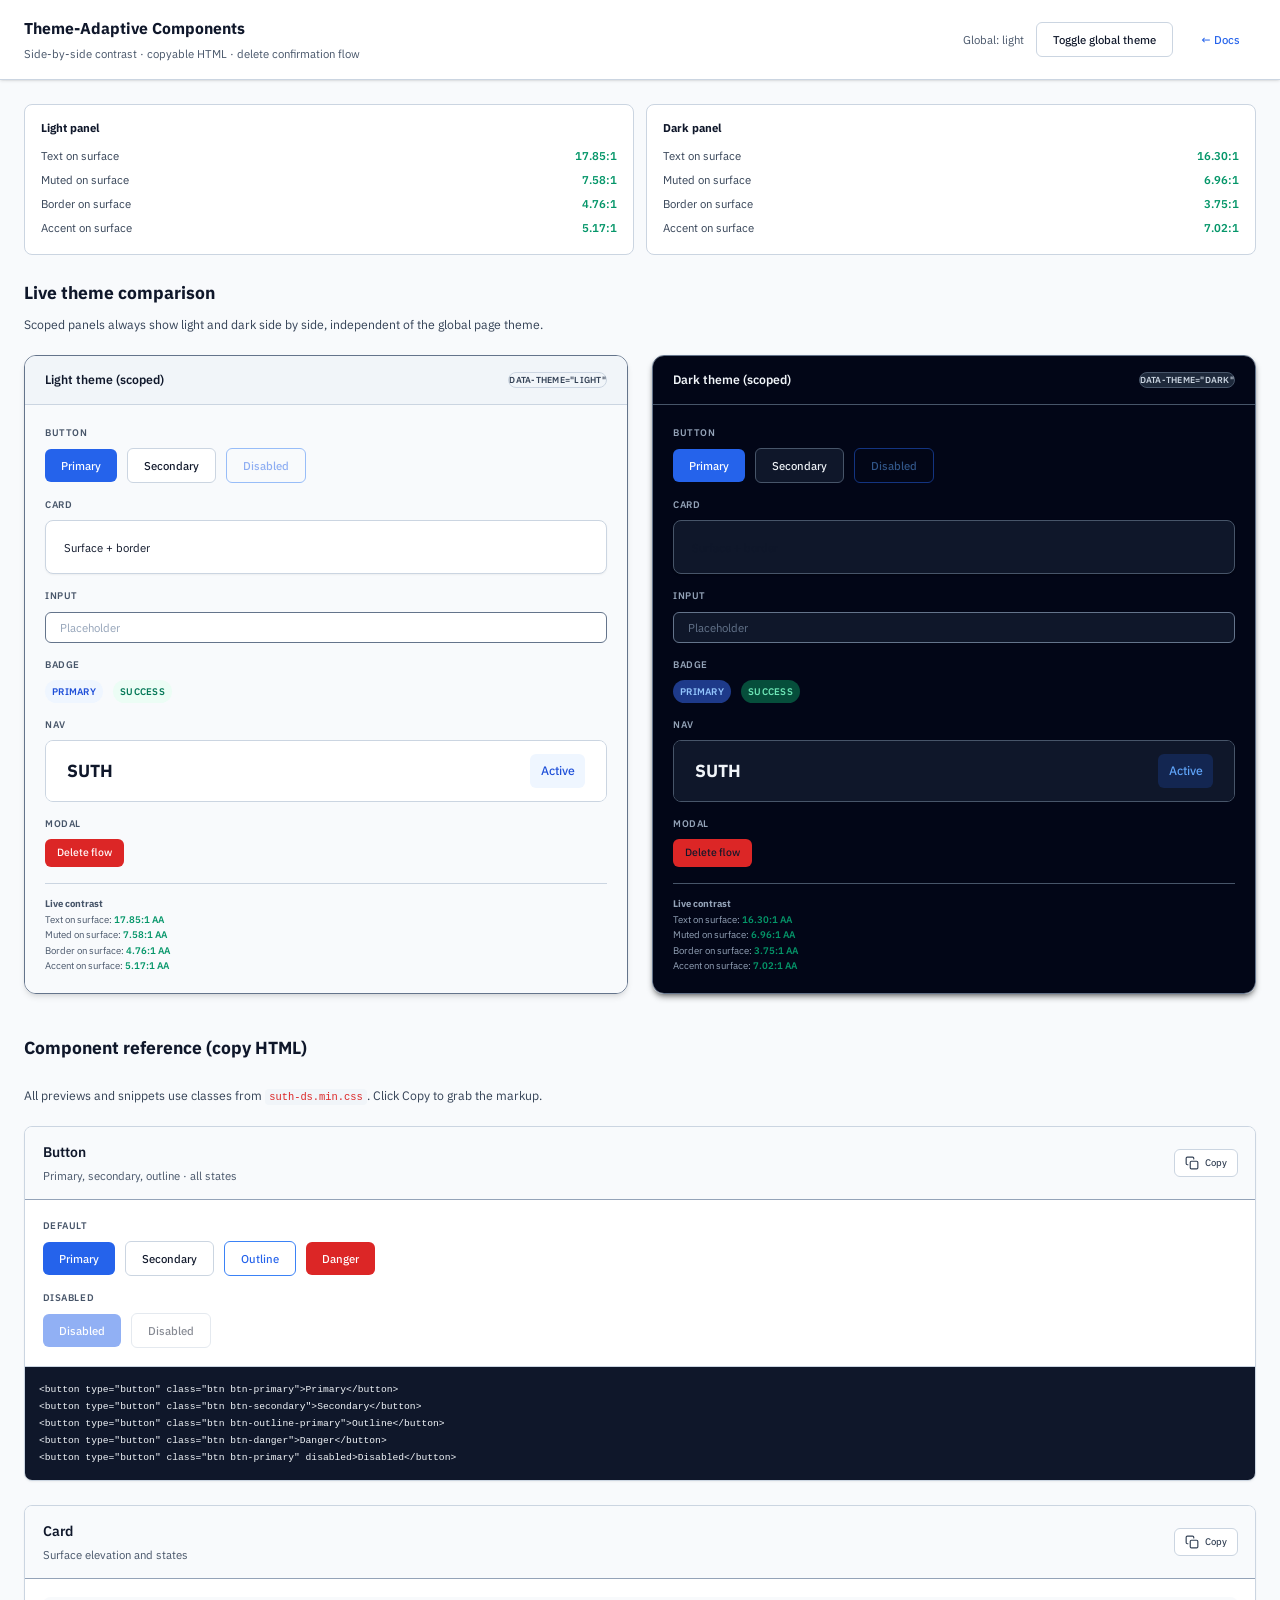
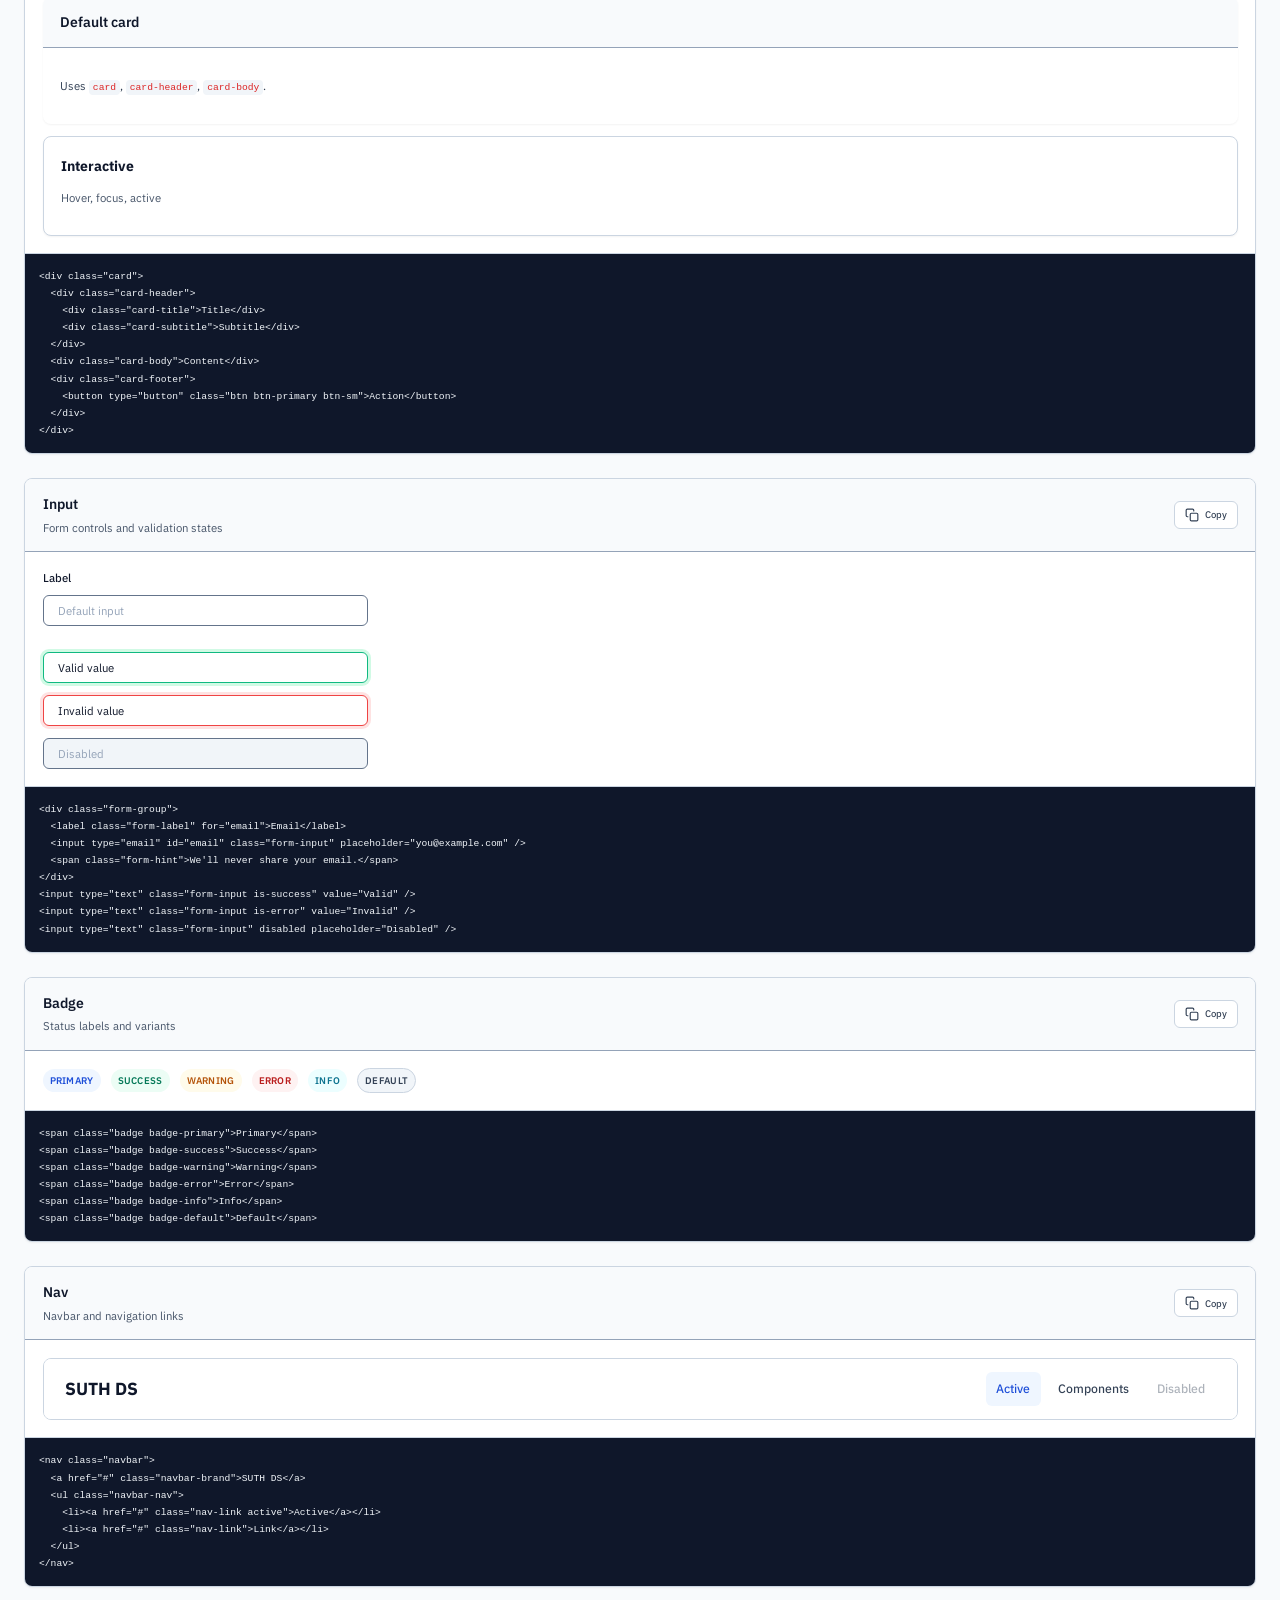
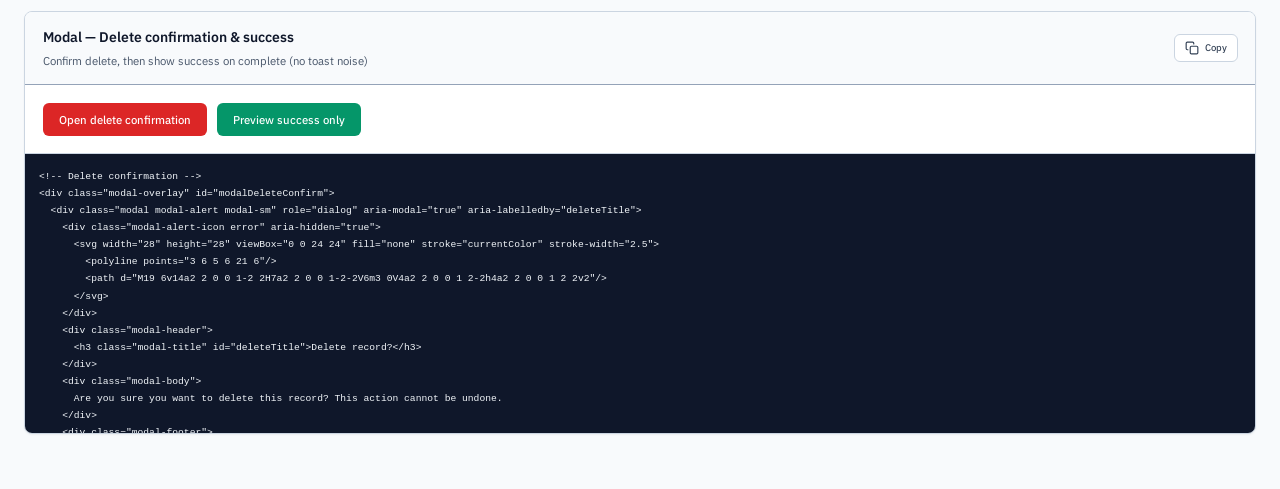
<file: components.html>
<!DOCTYPE html>
<html lang="en">
  <head>
    <meta charset="UTF-8" />
    <meta name="viewport" content="width=device-width, initial-scale=1.0" />
    <title>SUTH DS — Theme-Adaptive Components</title>
    <link
      rel="stylesheet"
      href="https://fonts.googleapis.com/css2?family=Anuphan:wght@300;400;500;600;700&display=swap"
    />
    <link rel="stylesheet" href="suth-ds.min.css" />
    <style>
      body {
        margin: 0;
        background: var(--bg-body);
        color: var(--text);
        font-family: var(--font-base);
      }

      .demo-topbar {
        position: sticky;
        top: 0;
        z-index: 100;
        display: flex;
        align-items: center;
        justify-content: space-between;
        gap: 16px;
        padding: 16px 24px;
        background: var(--surface);
        border-bottom: 1px solid var(--border);
        box-shadow: var(--shadow-sm);
      }

      .demo-topbar h1 {
        font-size: 1.125rem;
        font-weight: 700;
        margin: 0;
      }

      .demo-topbar p {
        margin: 4px 0 0;
        font-size: 0.8125rem;
        color: var(--text-muted);
      }

      .demo-actions {
        display: flex;
        align-items: center;
        gap: 12px;
        flex-wrap: wrap;
      }

      .demo-main {
        max-width: 1400px;
        margin: 0 auto;
        padding: 24px;
      }

      .section-heading {
        font-size: 1.25rem;
        font-weight: 700;
        margin: 0 0 8px;
        color: var(--text);
      }

      .section-lead {
        font-size: 0.875rem;
        color: var(--text-secondary);
        margin: 0 0 20px;
      }

      .contrast-summary {
        display: grid;
        grid-template-columns: repeat(auto-fit, minmax(280px, 1fr));
        gap: 12px;
        margin-bottom: 24px;
      }

      .contrast-card {
        padding: 14px 16px;
        background: var(--surface);
        border: 1px solid var(--border);
        border-radius: var(--radius-lg);
        font-size: 0.8125rem;
      }

      .contrast-card strong {
        display: block;
        margin-bottom: 6px;
        color: var(--text);
      }

      .contrast-row {
        display: flex;
        justify-content: space-between;
        gap: 8px;
        padding: 3px 0;
        color: var(--text-secondary);
      }

      .contrast-pass {
        color: var(--success-600);
        font-weight: 600;
      }

      .contrast-fail {
        color: var(--error-600);
        font-weight: 600;
      }

      .demo-split {
        display: grid;
        grid-template-columns: 1fr 1fr;
        gap: 24px;
        align-items: start;
        margin-bottom: 40px;
      }

      @media (max-width: 960px) {
        .demo-split {
          grid-template-columns: 1fr;
        }
      }

      .theme-panel {
        border-radius: var(--radius-xl);
        overflow: hidden;
        border: 1px solid var(--border-strong);
        box-shadow: var(--shadow-md);
      }

      .theme-panel-header {
        padding: 14px 20px;
        font-weight: 600;
        font-size: 0.875rem;
        border-bottom: 1px solid var(--border);
        background: var(--surface-sunken);
        color: var(--text);
        display: flex;
        align-items: center;
        justify-content: space-between;
      }

      .theme-panel-body {
        padding: 20px;
        background: var(--bg-body);
      }

      .comp-stack {
        display: flex;
        flex-direction: column;
        gap: 24px;
      }

      .comp-stack .card {
        overflow: hidden;
      }

      .comp-stack .card pre {
        margin: 0;
        border-radius: 0;
        border-top: 1px solid var(--border);
        max-height: 280px;
      }

      .preview-row {
        display: flex;
        flex-wrap: wrap;
        align-items: center;
        gap: 10px;
      }

      .preview-stack {
        display: flex;
        flex-direction: column;
        gap: 12px;
      }

      .state-label {
        font-size: 0.6875rem;
        font-weight: 600;
        text-transform: uppercase;
        letter-spacing: 0.06em;
        color: var(--text-muted);
        margin-bottom: 8px;
      }

      .state-group {
        margin-bottom: 14px;
      }

      .state-group:last-child {
        margin-bottom: 0;
      }

      .demo-nav-wrap {
        border: 1px solid var(--border);
        border-radius: var(--radius-lg);
        overflow: hidden;
      }

      .demo-nav-wrap .navbar {
        border-bottom: none;
        box-shadow: none;
      }

      .panel-contrast {
        font-size: 0.6875rem;
        color: var(--text-muted);
        margin-top: 16px;
        padding-top: 12px;
        border-top: 1px solid var(--border);
      }

      .mb-6 {
        margin-bottom: 24px;
      }

      .mb-8 {
        margin-bottom: 32px;
      }
    </style>
  </head>
  <body>
    <header class="demo-topbar">
      <div>
        <h1>Theme-Adaptive Components</h1>
        <p>
          Side-by-side contrast · copyable HTML · delete confirmation flow
        </p>
      </div>
      <div class="demo-actions">
        <span class="text-sm text-muted" id="globalThemeLabel">Global: light</span>
        <button
          type="button"
          class="btn btn-secondary btn-sm"
          id="globalThemeToggle"
        >
          Toggle global theme
        </button>
        <a href="index.html" class="btn btn-ghost-primary btn-sm">← Docs</a>
      </div>
    </header>

    <main class="demo-main">
      <section class="contrast-summary" id="contrastSummary" aria-live="polite"></section>

      <h2 class="section-heading">Live theme comparison</h2>
      <p class="section-lead">
        Scoped panels always show light and dark side by side, independent of the
        global page theme.
      </p>

      <div class="demo-split">
        <div class="theme-panel" data-theme="light" id="panelLight">
          <div class="theme-panel-header">
            <span>Light theme (scoped)</span>
            <span class="badge badge-default badge-sm">data-theme="light"</span>
          </div>
          <div class="theme-panel-body" id="galleryLight"></div>
        </div>

        <div class="theme-panel" data-theme="dark" id="panelDark">
          <div class="theme-panel-header">
            <span>Dark theme (scoped)</span>
            <span class="badge badge-default badge-sm">data-theme="dark"</span>
          </div>
          <div class="theme-panel-body" id="galleryDark"></div>
        </div>
      </div>

      <h2 class="section-heading mb-6">Component reference (copy HTML)</h2>
      <p class="section-lead">
        All previews and snippets use classes from
        <code>suth-ds.min.css</code>. Click Copy to grab the markup.
      </p>

      <div class="comp-stack mb-8">
        <!-- Button -->
        <div class="card">
          <div class="card-header">
            <div>
              <div class="card-title">Button</div>
              <div class="card-subtitle">Primary, secondary, outline · all states</div>
            </div>
            <button
              type="button"
              class="btn-copy btn-copy-xs"
              data-copy-target="copy-btn"
              data-copy-label="Copy"
              aria-label="Copy button HTML"
            >
              <svg width="14" height="14" viewBox="0 0 24 24" fill="none" stroke="currentColor" stroke-width="2" stroke-linecap="round" stroke-linejoin="round" aria-hidden="true"><rect x="9" y="9" width="13" height="13" rx="2"/><path d="M5 15H4a2 2 0 0 1-2-2V4a2 2 0 0 1 2-2h9a2 2 0 0 1 2 2v1"/></svg>
              <span class="copy-btn-label">Copy</span>
            </button>
          </div>
          <div class="card-body">
            <div class="state-group">
              <div class="state-label">Default</div>
              <div class="preview-row">
                <button type="button" class="btn btn-primary btn-sm">Primary</button>
                <button type="button" class="btn btn-secondary btn-sm">Secondary</button>
                <button type="button" class="btn btn-outline-primary btn-sm">Outline</button>
                <button type="button" class="btn btn-danger btn-sm">Danger</button>
              </div>
            </div>
            <div class="state-group">
              <div class="state-label">Disabled</div>
              <div class="preview-row">
                <button type="button" class="btn btn-primary btn-sm" disabled>Disabled</button>
                <button type="button" class="btn btn-secondary btn-sm" disabled>Disabled</button>
              </div>
            </div>
          </div>
          <pre id="copy-btn"><code>&lt;button type="button" class="btn btn-primary"&gt;Primary&lt;/button&gt;
&lt;button type="button" class="btn btn-secondary"&gt;Secondary&lt;/button&gt;
&lt;button type="button" class="btn btn-outline-primary"&gt;Outline&lt;/button&gt;
&lt;button type="button" class="btn btn-danger"&gt;Danger&lt;/button&gt;
&lt;button type="button" class="btn btn-primary" disabled&gt;Disabled&lt;/button&gt;</code></pre>
        </div>

        <!-- Card -->
        <div class="card">
          <div class="card-header">
            <div>
              <div class="card-title">Card</div>
              <div class="card-subtitle">Surface elevation and states</div>
            </div>
            <button type="button" class="btn-copy btn-copy-xs" data-copy-target="copy-card" data-copy-label="Copy" aria-label="Copy card HTML">
              <svg width="14" height="14" viewBox="0 0 24 24" fill="none" stroke="currentColor" stroke-width="2" stroke-linecap="round" stroke-linejoin="round" aria-hidden="true"><rect x="9" y="9" width="13" height="13" rx="2"/><path d="M5 15H4a2 2 0 0 1-2-2V4a2 2 0 0 1 2-2h9a2 2 0 0 1 2 2v1"/></svg>
              <span class="copy-btn-label">Copy</span>
            </button>
          </div>
          <div class="card-body preview-stack">
            <div class="card card-elevated">
              <div class="card-header"><div class="card-title">Default card</div></div>
              <div class="card-body"><p class="text-secondary text-sm">Uses <code>card</code>, <code>card-header</code>, <code>card-body</code>.</p></div>
            </div>
            <div class="card card-interactive" tabindex="0">
              <div class="card-body"><strong>Interactive</strong><p class="text-muted text-sm">Hover, focus, active</p></div>
            </div>
          </div>
          <pre id="copy-card"><code>&lt;div class="card"&gt;
  &lt;div class="card-header"&gt;
    &lt;div class="card-title"&gt;Title&lt;/div&gt;
    &lt;div class="card-subtitle"&gt;Subtitle&lt;/div&gt;
  &lt;/div&gt;
  &lt;div class="card-body"&gt;Content&lt;/div&gt;
  &lt;div class="card-footer"&gt;
    &lt;button type="button" class="btn btn-primary btn-sm"&gt;Action&lt;/button&gt;
  &lt;/div&gt;
&lt;/div&gt;</code></pre>
        </div>

        <!-- Input -->
        <div class="card">
          <div class="card-header">
            <div>
              <div class="card-title">Input</div>
              <div class="card-subtitle">Form controls and validation states</div>
            </div>
            <button type="button" class="btn-copy btn-copy-xs" data-copy-target="copy-input" data-copy-label="Copy" aria-label="Copy input HTML">
              <svg width="14" height="14" viewBox="0 0 24 24" fill="none" stroke="currentColor" stroke-width="2" stroke-linecap="round" stroke-linejoin="round" aria-hidden="true"><rect x="9" y="9" width="13" height="13" rx="2"/><path d="M5 15H4a2 2 0 0 1-2-2V4a2 2 0 0 1 2-2h9a2 2 0 0 1 2 2v1"/></svg>
              <span class="copy-btn-label">Copy</span>
            </button>
          </div>
          <div class="card-body preview-stack" style="max-width: 360px">
            <div class="form-group">
              <label class="form-label" for="demo-input-default">Label</label>
              <input id="demo-input-default" type="text" class="form-input" placeholder="Default input" />
            </div>
            <input type="text" class="form-input is-success" value="Valid value" aria-label="Valid input" />
            <input type="text" class="form-input is-error" value="Invalid value" aria-label="Invalid input" />
            <input type="text" class="form-input" placeholder="Disabled" disabled />
          </div>
          <pre id="copy-input"><code>&lt;div class="form-group"&gt;
  &lt;label class="form-label" for="email"&gt;Email&lt;/label&gt;
  &lt;input type="email" id="email" class="form-input" placeholder="you@example.com" /&gt;
  &lt;span class="form-hint"&gt;We'll never share your email.&lt;/span&gt;
&lt;/div&gt;
&lt;input type="text" class="form-input is-success" value="Valid" /&gt;
&lt;input type="text" class="form-input is-error" value="Invalid" /&gt;
&lt;input type="text" class="form-input" disabled placeholder="Disabled" /&gt;</code></pre>
        </div>

        <!-- Badge -->
        <div class="card">
          <div class="card-header">
            <div>
              <div class="card-title">Badge</div>
              <div class="card-subtitle">Status labels and variants</div>
            </div>
            <button type="button" class="btn-copy btn-copy-xs" data-copy-target="copy-badge" data-copy-label="Copy" aria-label="Copy badge HTML">
              <svg width="14" height="14" viewBox="0 0 24 24" fill="none" stroke="currentColor" stroke-width="2" stroke-linecap="round" stroke-linejoin="round" aria-hidden="true"><rect x="9" y="9" width="13" height="13" rx="2"/><path d="M5 15H4a2 2 0 0 1-2-2V4a2 2 0 0 1 2-2h9a2 2 0 0 1 2 2v1"/></svg>
              <span class="copy-btn-label">Copy</span>
            </button>
          </div>
          <div class="card-body">
            <div class="preview-row">
              <span class="badge badge-primary">Primary</span>
              <span class="badge badge-success">Success</span>
              <span class="badge badge-warning">Warning</span>
              <span class="badge badge-error">Error</span>
              <span class="badge badge-info">Info</span>
              <span class="badge badge-default">Default</span>
            </div>
          </div>
          <pre id="copy-badge"><code>&lt;span class="badge badge-primary"&gt;Primary&lt;/span&gt;
&lt;span class="badge badge-success"&gt;Success&lt;/span&gt;
&lt;span class="badge badge-warning"&gt;Warning&lt;/span&gt;
&lt;span class="badge badge-error"&gt;Error&lt;/span&gt;
&lt;span class="badge badge-info"&gt;Info&lt;/span&gt;
&lt;span class="badge badge-default"&gt;Default&lt;/span&gt;</code></pre>
        </div>

        <!-- Nav -->
        <div class="card">
          <div class="card-header">
            <div>
              <div class="card-title">Nav</div>
              <div class="card-subtitle">Navbar and navigation links</div>
            </div>
            <button type="button" class="btn-copy btn-copy-xs" data-copy-target="copy-nav" data-copy-label="Copy" aria-label="Copy nav HTML">
              <svg width="14" height="14" viewBox="0 0 24 24" fill="none" stroke="currentColor" stroke-width="2" stroke-linecap="round" stroke-linejoin="round" aria-hidden="true"><rect x="9" y="9" width="13" height="13" rx="2"/><path d="M5 15H4a2 2 0 0 1-2-2V4a2 2 0 0 1 2-2h9a2 2 0 0 1 2 2v1"/></svg>
              <span class="copy-btn-label">Copy</span>
            </button>
          </div>
          <div class="card-body">
            <div class="demo-nav-wrap">
              <nav class="navbar">
                <a href="#" class="navbar-brand" onclick="return false">SUTH DS</a>
                <ul class="navbar-nav">
                  <li><a href="#" class="nav-link active" onclick="return false">Active</a></li>
                  <li><a href="#" class="nav-link" onclick="return false">Components</a></li>
                  <li><a href="#" class="nav-link is-disabled" aria-disabled="true" onclick="return false">Disabled</a></li>
                </ul>
              </nav>
            </div>
          </div>
          <pre id="copy-nav"><code>&lt;nav class="navbar"&gt;
  &lt;a href="#" class="navbar-brand"&gt;SUTH DS&lt;/a&gt;
  &lt;ul class="navbar-nav"&gt;
    &lt;li&gt;&lt;a href="#" class="nav-link active"&gt;Active&lt;/a&gt;&lt;/li&gt;
    &lt;li&gt;&lt;a href="#" class="nav-link"&gt;Link&lt;/a&gt;&lt;/li&gt;
  &lt;/ul&gt;
&lt;/nav&gt;</code></pre>
        </div>

        <!-- Modal + Delete flow -->
        <div class="card">
          <div class="card-header">
            <div>
              <div class="card-title">Modal — Delete confirmation &amp; success</div>
              <div class="card-subtitle">
                Confirm delete, then show success on complete (no toast noise)
              </div>
            </div>
            <button type="button" class="btn-copy btn-copy-xs" data-copy-target="copy-delete-modal" data-copy-label="Copy" aria-label="Copy delete modal HTML">
              <svg width="14" height="14" viewBox="0 0 24 24" fill="none" stroke="currentColor" stroke-width="2" stroke-linecap="round" stroke-linejoin="round" aria-hidden="true"><rect x="9" y="9" width="13" height="13" rx="2"/><path d="M5 15H4a2 2 0 0 1-2-2V4a2 2 0 0 1 2-2h9a2 2 0 0 1 2 2v1"/></svg>
              <span class="copy-btn-label">Copy</span>
            </button>
          </div>
          <div class="card-body">
            <div class="preview-row">
              <button type="button" class="btn btn-danger btn-sm" onclick="SUTHDS.modal.open('modalDeleteConfirm')">
                Open delete confirmation
              </button>
              <button type="button" class="btn btn-success btn-sm" onclick="SUTHDS.modal.open('modalDeleteSuccess')">
                Preview success only
              </button>
            </div>
          </div>
          <pre id="copy-delete-modal"><code>&lt;!-- Delete confirmation --&gt;
&lt;div class="modal-overlay" id="modalDeleteConfirm"&gt;
  &lt;div class="modal modal-alert modal-sm" role="dialog" aria-modal="true" aria-labelledby="deleteTitle"&gt;
    &lt;div class="modal-alert-icon error" aria-hidden="true"&gt;
      &lt;svg width="28" height="28" viewBox="0 0 24 24" fill="none" stroke="currentColor" stroke-width="2.5"&gt;
        &lt;polyline points="3 6 5 6 21 6"/&gt;
        &lt;path d="M19 6v14a2 2 0 0 1-2 2H7a2 2 0 0 1-2-2V6m3 0V4a2 2 0 0 1 2-2h4a2 2 0 0 1 2 2v2"/&gt;
      &lt;/svg&gt;
    &lt;/div&gt;
    &lt;div class="modal-header"&gt;
      &lt;h3 class="modal-title" id="deleteTitle"&gt;Delete record?&lt;/h3&gt;
    &lt;/div&gt;
    &lt;div class="modal-body"&gt;
      Are you sure you want to delete this record? This action cannot be undone.
    &lt;/div&gt;
    &lt;div class="modal-footer"&gt;
      &lt;button type="button" class="btn btn-secondary" onclick="SUTHDS.modal.close('modalDeleteConfirm')"&gt;Cancel&lt;/button&gt;
      &lt;button type="button" class="btn btn-danger" onclick="completeDelete()"&gt;Delete&lt;/button&gt;
    &lt;/div&gt;
  &lt;/div&gt;
&lt;/div&gt;

&lt;!-- Success on complete --&gt;
&lt;div class="modal-overlay" id="modalDeleteSuccess"&gt;
  &lt;div class="modal modal-alert modal-sm" role="dialog" aria-modal="true" aria-labelledby="successTitle"&gt;
    &lt;div class="modal-alert-icon success" aria-hidden="true"&gt;
      &lt;svg width="28" height="28" viewBox="0 0 24 24" fill="none" stroke="currentColor" stroke-width="2.5"&gt;
        &lt;path d="M22 11.08V12a10 10 0 1 1-5.93-9.14"/&gt;
        &lt;polyline points="22 4 12 14.01 9 11.01"/&gt;
      &lt;/svg&gt;
    &lt;/div&gt;
    &lt;div class="modal-header"&gt;
      &lt;h3 class="modal-title" id="successTitle"&gt;Deleted successfully&lt;/h3&gt;
    &lt;/div&gt;
    &lt;div class="modal-body"&gt;The record has been permanently removed.&lt;/div&gt;
    &lt;div class="modal-footer"&gt;
      &lt;button type="button" class="btn btn-success" onclick="SUTHDS.modal.close('modalDeleteSuccess')"&gt;Done&lt;/button&gt;
    &lt;/div&gt;
  &lt;/div&gt;
&lt;/div&gt;</code></pre>
        </div>
      </div>
    </main>

    <!-- Delete confirmation modal -->
    <div class="modal-overlay" id="modalDeleteConfirm" role="presentation">
      <div
        class="modal modal-alert modal-sm"
        role="dialog"
        aria-modal="true"
        aria-labelledby="deleteTitle"
      >
        <div class="modal-alert-icon error" aria-hidden="true">
          <svg width="28" height="28" viewBox="0 0 24 24" fill="none" stroke="currentColor" stroke-width="2.5" stroke-linecap="round" stroke-linejoin="round">
            <polyline points="3 6 5 6 21 6" />
            <path d="M19 6v14a2 2 0 0 1-2 2H7a2 2 0 0 1-2-2V6m3 0V4a2 2 0 0 1 2-2h4a2 2 0 0 1 2 2v2" />
          </svg>
        </div>
        <div class="modal-header">
          <h3 class="modal-title" id="deleteTitle">Delete record?</h3>
        </div>
        <div class="modal-body">
          Are you sure you want to delete this record? This action cannot be undone.
        </div>
        <div class="modal-footer">
          <button type="button" class="btn btn-secondary btn-sm" onclick="SUTHDS.modal.close('modalDeleteConfirm')">
            Cancel
          </button>
          <button type="button" class="btn btn-danger btn-sm" onclick="completeDelete()">
            Delete
          </button>
        </div>
      </div>
    </div>

    <!-- Success modal (shown after delete completes) -->
    <div class="modal-overlay" id="modalDeleteSuccess" role="presentation">
      <div
        class="modal modal-alert modal-sm"
        role="dialog"
        aria-modal="true"
        aria-labelledby="successTitle"
      >
        <div class="modal-alert-icon success" aria-hidden="true">
          <svg width="28" height="28" viewBox="0 0 24 24" fill="none" stroke="currentColor" stroke-width="2.5" stroke-linecap="round" stroke-linejoin="round">
            <path d="M22 11.08V12a10 10 0 1 1-5.93-9.14" />
            <polyline points="22 4 12 14.01 9 11.01" />
          </svg>
        </div>
        <div class="modal-header">
          <h3 class="modal-title" id="successTitle">Deleted successfully</h3>
        </div>
        <div class="modal-body">
          The record has been permanently removed.
        </div>
        <div class="modal-footer">
          <button type="button" class="btn btn-success btn-sm" onclick="SUTHDS.modal.close('modalDeleteSuccess')">
            Done
          </button>
        </div>
      </div>
    </div>

    <script src="suth-ds.min.js"></script>
    <script>
      function completeDelete() {
        SUTHDS.modal.close("modalDeleteConfirm");
        SUTHDS.modal.open("modalDeleteSuccess");
      }

      function galleryHTML() {
        return `
          <div class="state-group">
            <div class="state-label">Button</div>
            <div class="preview-row">
              <button type="button" class="btn btn-primary btn-sm">Primary</button>
              <button type="button" class="btn btn-secondary btn-sm">Secondary</button>
              <button type="button" class="btn btn-outline-primary btn-sm" disabled>Disabled</button>
            </div>
          </div>
          <div class="state-group">
            <div class="state-label">Card</div>
            <div class="card"><div class="card-body text-sm">Surface + border</div></div>
          </div>
          <div class="state-group">
            <div class="state-label">Input</div>
            <input type="text" class="form-input" placeholder="Placeholder" />
          </div>
          <div class="state-group">
            <div class="state-label">Badge</div>
            <div class="preview-row">
              <span class="badge badge-primary">Primary</span>
              <span class="badge badge-success">Success</span>
            </div>
          </div>
          <div class="state-group">
            <div class="state-label">Nav</div>
            <div class="demo-nav-wrap">
              <nav class="navbar">
                <span class="navbar-brand">SUTH</span>
                <ul class="navbar-nav">
                  <li><a href="#" class="nav-link active" onclick="return false">Active</a></li>
                </ul>
              </nav>
            </div>
          </div>
          <div class="state-group">
            <div class="state-label">Modal</div>
            <button type="button" class="btn btn-danger btn-xs" onclick="SUTHDS.modal.open('modalDeleteConfirm')">Delete flow</button>
          </div>
          <div class="panel-contrast" data-contrast-panel></div>
        `;
      }

      document.getElementById("galleryLight").innerHTML = galleryHTML();
      document.getElementById("galleryDark").innerHTML = galleryHTML();

      function parseColor(str) {
        const el = document.createElement("div");
        el.style.color = str;
        document.body.appendChild(el);
        const rgb = getComputedStyle(el).color.match(/\d+/g).map(Number);
        el.remove();
        return rgb;
      }

      function luminance([r, g, b]) {
        const ch = (c) => {
          c /= 255;
          return c <= 0.03928 ? c / 12.92 : Math.pow((c + 0.055) / 1.055, 2.4);
        };
        return 0.2126 * ch(r) + 0.7152 * ch(g) + 0.0722 * ch(b);
      }

      function contrastRatio(fg, bg) {
        const l1 = luminance(parseColor(fg));
        const l2 = luminance(parseColor(bg));
        const lighter = Math.max(l1, l2);
        const darker = Math.min(l1, l2);
        return (lighter + 0.05) / (darker + 0.05);
      }

      function readToken(panel, name) {
        return getComputedStyle(panel).getPropertyValue(name).trim();
      }

      function auditPanel(panel, label) {
        const pairs = [
          { name: "Text on surface", fg: readToken(panel, "--text"), bg: readToken(panel, "--surface"), min: 4.5 },
          { name: "Muted on surface", fg: readToken(panel, "--text-muted"), bg: readToken(panel, "--surface"), min: 4.5 },
          { name: "Border on surface", fg: readToken(panel, "--border-strong"), bg: readToken(panel, "--surface"), min: 3.0 },
          { name: "Accent on surface", fg: readToken(panel, "--accent"), bg: readToken(panel, "--surface"), min: 3.0 },
        ];

        const results = pairs.map((p) => {
          const ratio = contrastRatio(p.fg, p.bg);
          return { ...p, ratio, pass: ratio >= p.min };
        });

        const el = panel.querySelector("[data-contrast-panel]");
        if (el) {
          el.innerHTML =
            "<strong>Live contrast</strong><br>" +
            results
              .map(
                (r) =>
                  `${r.name}: <span class="${r.pass ? "contrast-pass" : "contrast-fail"}">${r.ratio.toFixed(2)}:1 ${r.pass ? "AA" : "FAIL"}</span>`,
              )
              .join("<br>");
        }

        return { label, results };
      }

      function renderSummary() {
        document.getElementById("contrastSummary").innerHTML = "";
        const light = auditPanel(document.getElementById("panelLight"), "Light");
        const dark = auditPanel(document.getElementById("panelDark"), "Dark");
        const container = document.getElementById("contrastSummary");

        [light, dark].forEach(({ label, results }) => {
          const card = document.createElement("div");
          card.className = "contrast-card";
          card.innerHTML =
            `<strong>${label} panel</strong>` +
            results
              .map(
                (r) =>
                  `<div class="contrast-row"><span>${r.name}</span><span class="${r.pass ? "contrast-pass" : "contrast-fail"}">${r.ratio.toFixed(2)}:1</span></div>`,
              )
              .join("");
          container.appendChild(card);
        });
      }

      function updateGlobalLabel() {
        document.getElementById("globalThemeLabel").textContent =
          `Global: ${SUTHDS.theme.current}`;
      }

      document.getElementById("globalThemeToggle").addEventListener("click", () => {
        SUTHDS.theme.toggle();
        updateGlobalLabel();
      });

      window.addEventListener("suth:themechange", () => {
        updateGlobalLabel();
        renderSummary();
      });

      renderSummary();
      updateGlobalLabel();
    </script>
  </body>
</html>
</file>
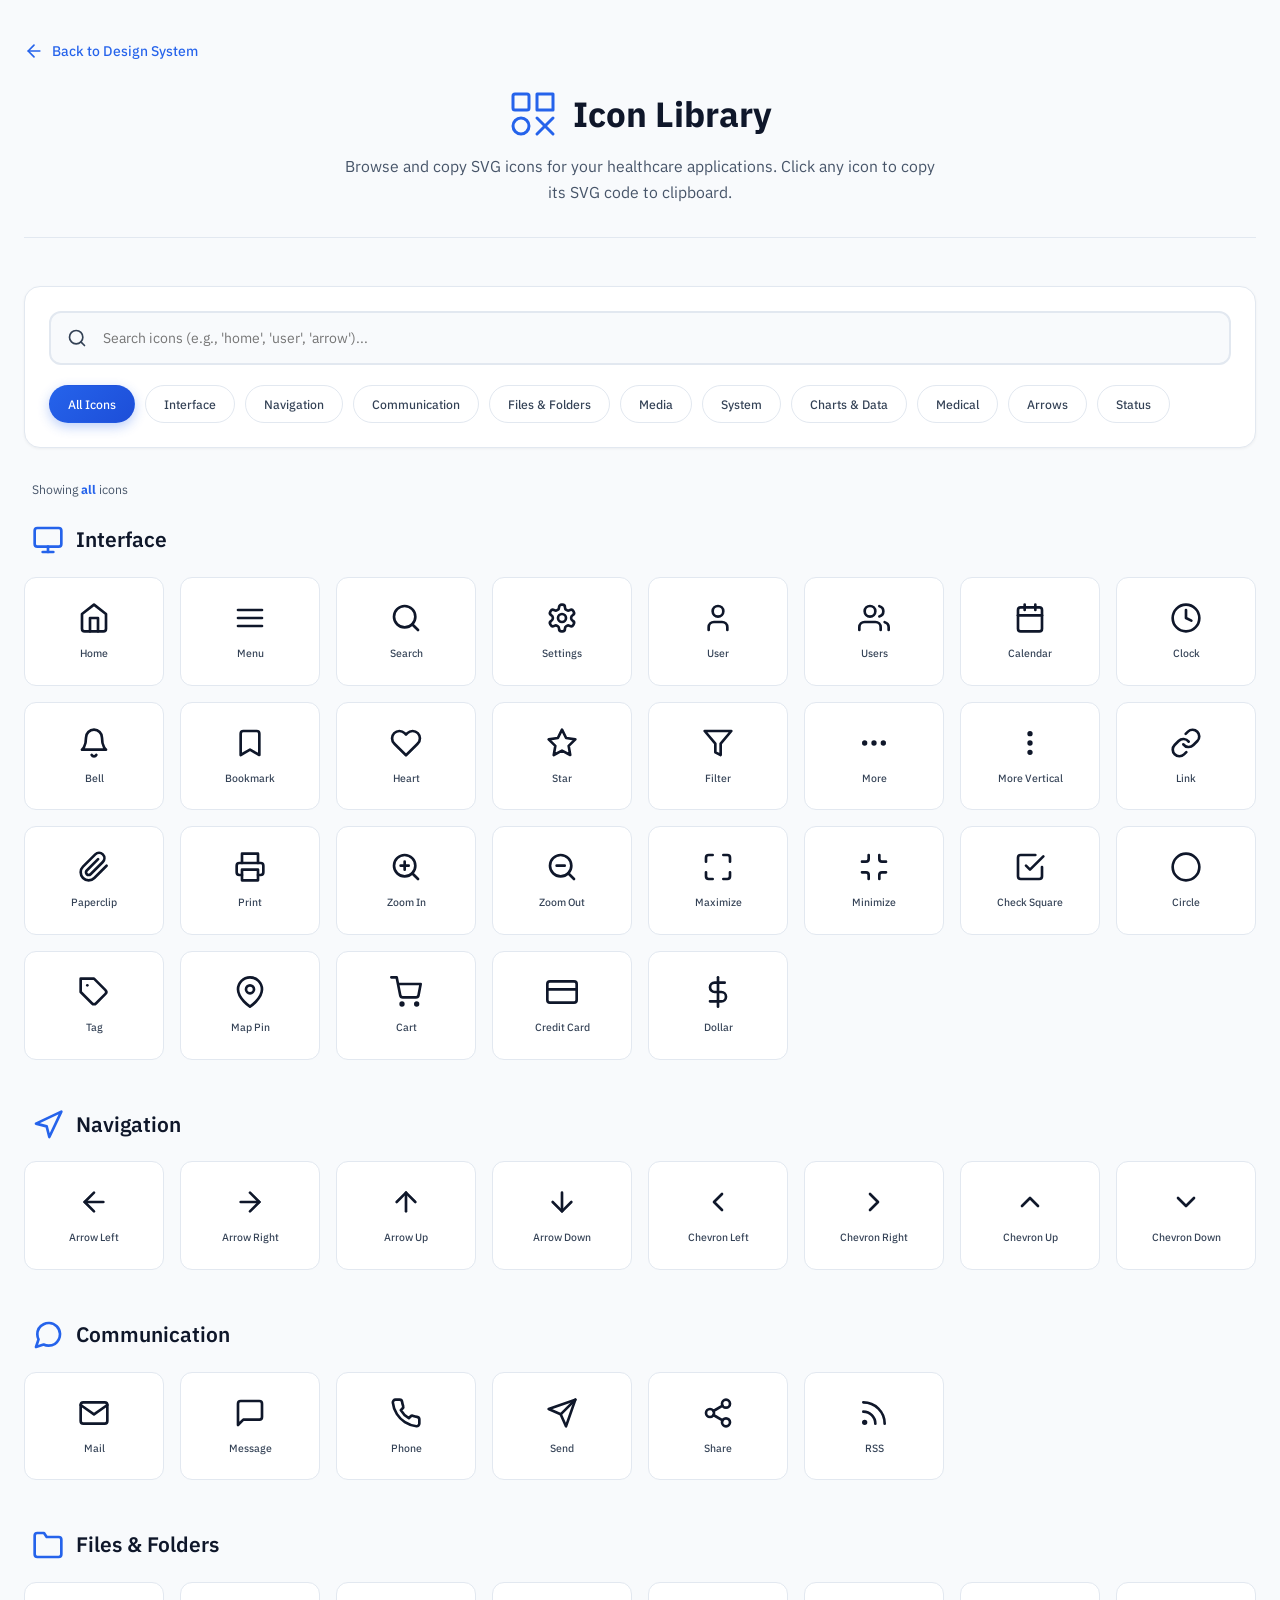
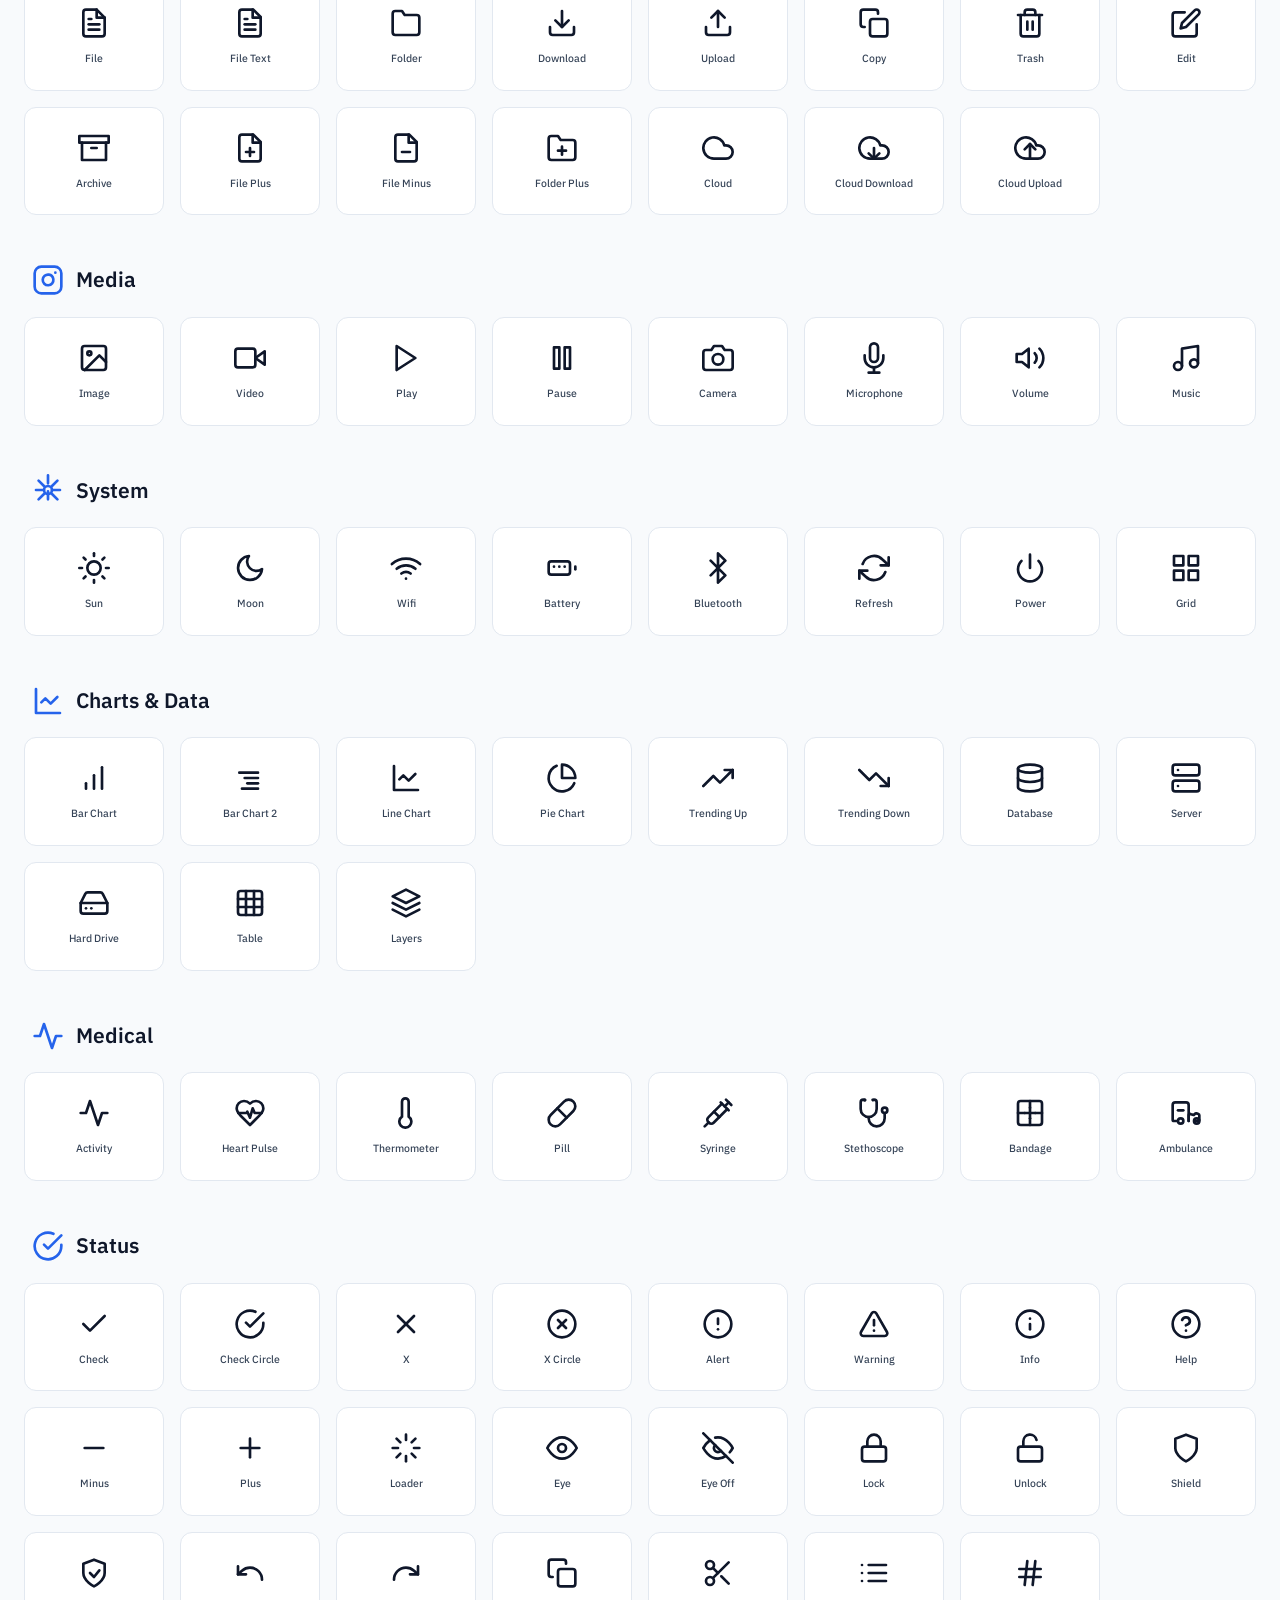
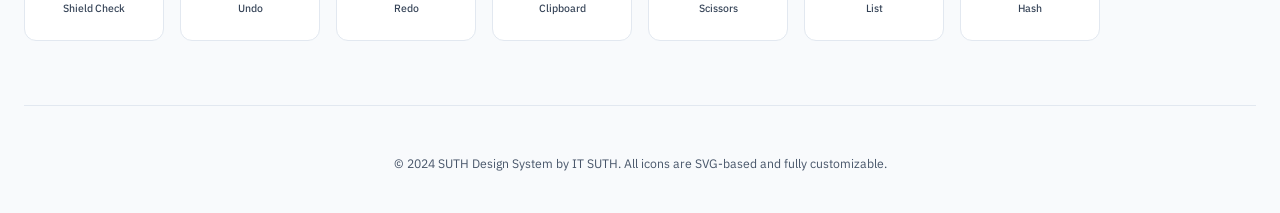
<file: icons.html>
<!doctype html>
<html lang="th">
  <head>
    <meta charset="UTF-8" />
    <meta name="viewport" content="width=device-width, initial-scale=1.0" />
    <title>Icons - SUTH Design System</title>
    <link rel="stylesheet" href="suth-ds.min.css" />
    <link rel="preconnect" href="https://fonts.googleapis.com" />
    <link rel="preconnect" href="https://fonts.gstatic.com" crossorigin />
    <link
      href="https://fonts.googleapis.com/css2?family=Anuphan:wght@300;400;500;600;700&display=swap"
      rel="stylesheet"
    />
    <style>
      * {
        margin: 0;
        padding: 0;
        box-sizing: border-box;
      }

      body {
        font-family: "Anuphan", sans-serif;
        background: var(--bg-body);
        color: var(--text-primary);
        min-height: 100vh;
      }

      .container {
        max-width: 1400px;
        margin: 0 auto;
        padding: 40px 24px;
      }

      /* Header */
      .page-header {
        text-align: center;
        margin-bottom: 48px;
        padding-bottom: 32px;
        border-bottom: 1px solid var(--slate-200);
      }

      [data-theme="dark"] .page-header {
        border-bottom-color: var(--border);
      }

      .page-title {
        font-size: 2.5rem;
        font-weight: 700;
        color: var(--text-primary);
        margin-bottom: 12px;
        display: flex;
        align-items: center;
        justify-content: center;
        gap: 16px;
      }

      [data-theme="dark"] .page-title {
        color: var(--text-primary);
      }

      .page-subtitle {
        font-size: 1.125rem;
        color: var(--text-muted);
        max-width: 600px;
        margin: 0 auto;
      }

      [data-theme="dark"] .page-subtitle {
        color: var(--text-secondary);
      }

      /* Back Link */
      .back-link {
        display: inline-flex;
        align-items: center;
        gap: 8px;
        color: var(--primary-600);
        text-decoration: none;
        font-weight: 500;
        margin-bottom: 24px;
        transition: all 0.2s;
      }

      .back-link:hover {
        color: var(--primary-700);
        transform: translateX(-4px);
      }

      /* Search & Filter Section */
      .search-section {
        background: #ffffff;
        border-radius: 16px;
        padding: 24px;
        margin-bottom: 32px;
        box-shadow: 0 1px 3px rgba(0, 0, 0, 0.05);
        border: 1px solid var(--slate-200);
      }

      [data-theme="dark"] .search-section {
        background: linear-gradient(145deg, #1e293b 0%, #0f172a 100%);
        border-color: var(--border);
      }

      .search-box {
        position: relative;
        margin-bottom: 20px;
      }

      .search-input {
        width: 100%;
        padding: 16px 20px 16px 52px;
        font-size: 1rem;
        font-family: "Anuphan", sans-serif;
        border: 2px solid var(--slate-200);
        border-radius: 12px;
        background: var(--slate-50);
        color: var(--text-primary);
        transition: all 0.2s;
      }

      [data-theme="dark"] .search-input {
        background: var(--slate-800);
        border-color: var(--border);
        color: var(--text-primary);
      }

      .search-input:focus {
        outline: none;
        border-color: var(--primary-500);
        background: #ffffff;
        box-shadow: 0 0 0 4px rgba(37, 99, 235, 0.1);
      }

      [data-theme="dark"] .search-input:focus {
        background: var(--slate-900);
        box-shadow: 0 0 0 4px rgba(37, 99, 235, 0.2);
      }

      .search-icon {
        position: absolute;
        left: 18px;
        top: 50%;
        transform: translateY(-50%);
        color: var(--text-secondary);
        pointer-events: none;
      }

      .search-input:focus + .search-icon {
        color: var(--primary-500);
      }

      /* Category Filters */
      .category-filters {
        display: flex;
        flex-wrap: wrap;
        gap: 10px;
      }

      .category-btn {
        padding: 10px 18px;
        font-size: 0.875rem;
        font-weight: 500;
        font-family: "Anuphan", sans-serif;
        border: 1px solid var(--slate-200);
        border-radius: 9999px;
        background: #ffffff;
        color: var(--text-secondary);
        cursor: pointer;
        transition: all 0.2s;
      }

      [data-theme="dark"] .category-btn {
        background: var(--slate-800);
        border-color: var(--border);
        color: var(--text-secondary);
      }

      .category-btn:hover {
        border-color: var(--primary-300);
        color: var(--primary-600);
        background: var(--primary-50);
      }

      .category-btn.active {
        background: linear-gradient(
          135deg,
          var(--primary-600),
          var(--primary-700)
        );
        color: white;
        border-color: transparent;
        box-shadow: 0 4px 12px rgba(37, 99, 235, 0.3);
      }

      /* Results Count */
      .results-count {
        font-size: 0.875rem;
        color: var(--text-muted);
        margin-bottom: 24px;
        padding: 0 8px;
      }

      [data-theme="dark"] .results-count {
        color: var(--text-secondary);
      }

      .results-count strong {
        color: var(--primary-600);
      }

      /* Icon Categories */
      .icon-category {
        margin-bottom: 48px;
      }

      .category-title {
        font-size: 1.5rem;
        font-weight: 600;
        color: var(--text-primary);
        margin-bottom: 20px;
        display: flex;
        align-items: center;
        gap: 12px;
        padding: 0 8px;
      }

      [data-theme="dark"] .category-title {
        color: var(--text-primary);
      }

      .category-icon {
        width: 32px;
        height: 32px;
        color: var(--primary-600);
      }

      /* Icon Grid */
      .icon-grid {
        display: grid;
        grid-template-columns: repeat(auto-fill, minmax(140px, 1fr));
        gap: 16px;
      }

      @media (max-width: 768px) {
        .icon-grid {
          grid-template-columns: repeat(auto-fill, minmax(120px, 1fr));
          gap: 12px;
        }
      }

      @media (max-width: 480px) {
        .icon-grid {
          grid-template-columns: repeat(auto-fill, minmax(100px, 1fr));
          gap: 8px;
        }
      }

      /* Icon Card */
      .icon-card {
        background: #ffffff;
        border: 1px solid var(--slate-200);
        border-radius: 12px;
        padding: 24px 16px;
        text-align: center;
        cursor: pointer;
        transition: all 0.2s;
        position: relative;
        overflow: hidden;
      }

      [data-theme="dark"] .icon-card {
        background: linear-gradient(145deg, #1e293b 0%, #0f172a 100%);
        border-color: var(--border);
      }

      .icon-card:hover {
        transform: translateY(-4px);
        box-shadow: 0 12px 24px -8px rgba(0, 0, 0, 0.15);
        border-color: var(--primary-300);
      }

      [data-theme="dark"] .icon-card:hover {
        border-color: var(--primary-500);
        box-shadow: 0 12px 24px -8px rgba(0, 0, 0, 0.4);
      }

      .icon-card.copied {
        animation: copiedPulse 0.5s ease;
      }

      @keyframes copiedPulse {
        0%,
        100% {
          transform: scale(1);
        }
        50% {
          transform: scale(0.95);
          background: var(--success-50);
        }
      }

      [data-theme="dark"] .icon-card.copied {
        animation: copiedPulseDark 0.5s ease;
      }

      @keyframes copiedPulseDark {
        0%,
        100% {
          transform: scale(1);
        }
        50% {
          transform: scale(0.95);
          background: rgba(16, 185, 129, 0.2);
        }
      }

      .icon-display {
        width: 32px;
        height: 32px;
        margin: 0 auto 12px;
        color: var(--text-primary);
        transition: all 0.2s;
      }

      [data-theme="dark"] .icon-display {
        color: var(--text-secondary);
      }

      .icon-card:hover .icon-display {
        color: var(--primary-600);
        transform: scale(1.1);
      }

      .icon-name {
        font-size: 0.75rem;
        font-weight: 500;
        color: var(--text-secondary);
        word-break: break-word;
        line-height: 1.4;
      }

      [data-theme="dark"] .icon-name {
        color: var(--text-secondary);
      }

      .icon-card:hover .icon-name {
        color: var(--text-primary);
      }

      [data-theme="dark"] .icon-card:hover .icon-name {
        color: var(--text-primary);
      }

      /* Copy Feedback */
      .copy-feedback {
        position: absolute;
        top: 8px;
        right: 8px;
        width: 20px;
        height: 20px;
        color: var(--success-600);
        opacity: 0;
        transform: scale(0);
        transition: all 0.2s;
      }

      .icon-card.copied .copy-feedback {
        opacity: 1;
        transform: scale(1);
      }

      .icon-card.copied {
        border-color: var(--success-400);
        box-shadow: 0 0 0 3px var(--success-100);
      }

      .icon-card.is-copy-error {
        border-color: var(--error-400);
        box-shadow: 0 0 0 3px var(--error-100);
      }

      .icon-card:focus-visible {
        outline: 2px solid var(--primary-500);
        outline-offset: 2px;
      }

      /* No Results */
      .no-results {
        text-align: center;
        padding: 64px 24px;
        color: var(--text-muted);
      }

      [data-theme="dark"] .no-results {
        color: var(--text-secondary);
      }

      .no-results-icon {
        width: 64px;
        height: 64px;
        margin: 0 auto 16px;
        color: var(--text-secondary);
      }

      [data-theme="dark"] .no-results-icon {
        color: var(--text-secondary);
      }

      .no-results h3 {
        font-size: 1.25rem;
        font-weight: 600;
        margin-bottom: 8px;
        color: var(--text-primary);
      }

      [data-theme="dark"] .no-results h3 {
        color: var(--text-secondary);
      }

      /* Hidden */
      .hidden {
        display: none !important;
      }

      /* Footer */
      .page-footer {
        text-align: center;
        padding-top: 48px;
        border-top: 1px solid var(--slate-200);
        margin-top: 64px;
      }

      [data-theme="dark"] .page-footer {
        border-top-color: var(--border);
      }

      .page-footer p {
        color: var(--text-muted);
        font-size: 0.875rem;
      }

      [data-theme="dark"] .page-footer p {
        color: var(--text-secondary);
      }
    </style>
  </head>
  <body>
    <div class="container">
      <!-- Back Link -->
      <a href="index.html#icons" class="back-link">
        <svg
          width="20"
          height="20"
          viewBox="0 0 24 24"
          fill="none"
          stroke="currentColor"
          stroke-width="2"
          stroke-linecap="round"
          stroke-linejoin="round"
        >
          <path d="M19 12H5" />
          <path d="M12 19l-7-7 7-7" />
        </svg>
        Back to Design System
      </a>

      <!-- Header -->
      <header class="page-header">
        <h1 class="page-title">
          <svg
            width="48"
            height="48"
            viewBox="0 0 24 24"
            fill="none"
            stroke="currentColor"
            stroke-width="1.5"
            stroke-linecap="round"
            stroke-linejoin="round"
            style="color: var(--primary-600)"
          >
            <rect x="2" y="2" width="8" height="8" rx="1" />
            <path d="M14 2h8v8h-8z" />
            <circle cx="6" cy="18" r="4" />
            <path d="m14 14 8 8" />
            <path d="m22 14-8 8" />
          </svg>
          Icon Library
        </h1>
        <p class="page-subtitle">
          Browse and copy SVG icons for your healthcare applications. Click any
          icon to copy its SVG code to clipboard.
        </p>
      </header>

      <!-- Search & Filter Section -->
      <div class="search-section">
        <div class="search-box">
          <input
            type="text"
            class="search-input"
            id="searchInput"
            placeholder="Search icons (e.g., 'home', 'user', 'arrow')..."
          />
          <svg
            class="search-icon"
            width="20"
            height="20"
            viewBox="0 0 24 24"
            fill="none"
            stroke="currentColor"
            stroke-width="2"
            stroke-linecap="round"
            stroke-linejoin="round"
          >
            <circle cx="11" cy="11" r="8" />
            <path d="m21 21-4.35-4.35" />
          </svg>
        </div>
        <div class="category-filters" id="categoryFilters">
          <button class="category-btn active" data-category="all">
            All Icons
          </button>
          <button class="category-btn" data-category="interface">
            Interface
          </button>
          <button class="category-btn" data-category="navigation">
            Navigation
          </button>
          <button class="category-btn" data-category="communication">
            Communication
          </button>
          <button class="category-btn" data-category="files">
            Files & Folders
          </button>
          <button class="category-btn" data-category="media">Media</button>
          <button class="category-btn" data-category="system">System</button>
          <button class="category-btn" data-category="charts">
            Charts & Data
          </button>
          <button class="category-btn" data-category="medical">Medical</button>
          <button class="category-btn" data-category="arrows">Arrows</button>
          <button class="category-btn" data-category="status">Status</button>
        </div>
      </div>

      <!-- Results Count -->
      <div class="results-count" id="resultsCount">
        Showing <strong>all</strong> icons
      </div>

      <!-- Icon Categories Container -->
      <div id="iconsContainer">
        <!-- Interface Icons -->
        <div class="icon-category" data-category="interface">
          <h2 class="category-title">
            <svg
              class="category-icon"
              viewBox="0 0 24 24"
              fill="none"
              stroke="currentColor"
              stroke-width="2"
              stroke-linecap="round"
              stroke-linejoin="round"
            >
              <rect x="2" y="3" width="20" height="14" rx="2" ry="2" />
              <line x1="8" y1="21" x2="16" y2="21" />
              <line x1="12" y1="17" x2="12" y2="21" />
            </svg>
            Interface
          </h2>
          <div class="icon-grid">
            <div
              class="icon-card"
              data-name="home"
              data-keywords="house,main,dashboard"
            >
              <svg
                class="icon-display"
                viewBox="0 0 24 24"
                fill="none"
                stroke="currentColor"
                stroke-width="2"
                stroke-linecap="round"
                stroke-linejoin="round"
              >
                <path d="m3 9 9-7 9 7v11a2 2 0 0 1-2 2H5a2 2 0 0 1-2-2z" />
                <polyline points="9 22 9 12 15 12 15 22" />
              </svg>
              <div class="icon-name">Home</div>
              <svg
                class="copy-feedback"
                viewBox="0 0 24 24"
                fill="none"
                stroke="currentColor"
                stroke-width="3"
                stroke-linecap="round"
                stroke-linejoin="round"
              >
                <polyline points="20 6 9 17 4 12" />
              </svg>
            </div>
            <div
              class="icon-card"
              data-name="menu"
              data-keywords="hamburger,list,navigation"
            >
              <svg
                class="icon-display"
                viewBox="0 0 24 24"
                fill="none"
                stroke="currentColor"
                stroke-width="2"
                stroke-linecap="round"
                stroke-linejoin="round"
              >
                <line x1="3" y1="12" x2="21" y2="12" />
                <line x1="3" y1="6" x2="21" y2="6" />
                <line x1="3" y1="18" x2="21" y2="18" />
              </svg>
              <div class="icon-name">Menu</div>
              <svg
                class="copy-feedback"
                viewBox="0 0 24 24"
                fill="none"
                stroke="currentColor"
                stroke-width="3"
                stroke-linecap="round"
                stroke-linejoin="round"
              >
                <polyline points="20 6 9 17 4 12" />
              </svg>
            </div>
            <div
              class="icon-card"
              data-name="search"
              data-keywords="find,magnifier,lookup"
            >
              <svg
                class="icon-display"
                viewBox="0 0 24 24"
                fill="none"
                stroke="currentColor"
                stroke-width="2"
                stroke-linecap="round"
                stroke-linejoin="round"
              >
                <circle cx="11" cy="11" r="8" />
                <path d="m21 21-4.35-4.35" />
              </svg>
              <div class="icon-name">Search</div>
              <svg
                class="copy-feedback"
                viewBox="0 0 24 24"
                fill="none"
                stroke="currentColor"
                stroke-width="3"
                stroke-linecap="round"
                stroke-linejoin="round"
              >
                <polyline points="20 6 9 17 4 12" />
              </svg>
            </div>
            <div
              class="icon-card"
              data-name="settings"
              data-keywords="gear,preferences,options"
            >
              <svg
                class="icon-display"
                viewBox="0 0 24 24"
                fill="none"
                stroke="currentColor"
                stroke-width="2"
                stroke-linecap="round"
                stroke-linejoin="round"
              >
                <path
                  d="M12.22 2h-.44a2 2 0 0 0-2 2v.18a2 2 0 0 1-1 1.73l-.43.25a2 2 0 0 1-2 0l-.15-.08a2 2 0 0 0-2.73.73l-.22.38a2 2 0 0 0 .73 2.73l.15.1a2 2 0 0 1 1 1.72v.51a2 2 0 0 1-1 1.74l-.15.09a2 2 0 0 0-.73 2.73l.22.38a2 2 0 0 0 2.73.73l.15-.08a2 2 0 0 1 2 0l.43.25a2 2 0 0 1 1 1.73V20a2 2 0 0 0 2 2h.44a2 2 0 0 0 2-2v-.18a2 2 0 0 1 1-1.73l.43-.25a2 2 0 0 1 2 0l.15.08a2 2 0 0 0 2.73-.73l.22-.39a2 2 0 0 0-.73-2.73l-.15-.1a2 2 0 0 1-1-1.72v-.51a2 2 0 0 1 1-1.74l.15-.09a2 2 0 0 0 .73-2.73l-.22-.38a2 2 0 0 0-2.73-.73l-.15.08a2 2 0 0 1-2 0l-.43-.25a2 2 0 0 1-1-1.73V4a2 2 0 0 0-2-2z"
                />
                <circle cx="12" cy="12" r="3" />
              </svg>
              <div class="icon-name">Settings</div>
              <svg
                class="copy-feedback"
                viewBox="0 0 24 24"
                fill="none"
                stroke="currentColor"
                stroke-width="3"
                stroke-linecap="round"
                stroke-linejoin="round"
              >
                <polyline points="20 6 9 17 4 12" />
              </svg>
            </div>
            <div
              class="icon-card"
              data-name="user"
              data-keywords="person,profile,account"
            >
              <svg
                class="icon-display"
                viewBox="0 0 24 24"
                fill="none"
                stroke="currentColor"
                stroke-width="2"
                stroke-linecap="round"
                stroke-linejoin="round"
              >
                <path d="M19 21v-2a4 4 0 0 0-4-4H9a4 4 0 0 0-4 4v2" />
                <circle cx="12" cy="7" r="4" />
              </svg>
              <div class="icon-name">User</div>
              <svg
                class="copy-feedback"
                viewBox="0 0 24 24"
                fill="none"
                stroke="currentColor"
                stroke-width="3"
                stroke-linecap="round"
                stroke-linejoin="round"
              >
                <polyline points="20 6 9 17 4 12" />
              </svg>
            </div>
            <div
              class="icon-card"
              data-name="users"
              data-keywords="people,group,team"
            >
              <svg
                class="icon-display"
                viewBox="0 0 24 24"
                fill="none"
                stroke="currentColor"
                stroke-width="2"
                stroke-linecap="round"
                stroke-linejoin="round"
              >
                <path d="M17 21v-2a4 4 0 0 0-4-4H5a4 4 0 0 0-4 4v2" />
                <circle cx="9" cy="7" r="4" />
                <path d="M23 21v-2a4 4 0 0 0-3-3.87" />
                <path d="M16 3.13a4 4 0 0 1 0 7.75" />
              </svg>
              <div class="icon-name">Users</div>
              <svg
                class="copy-feedback"
                viewBox="0 0 24 24"
                fill="none"
                stroke="currentColor"
                stroke-width="3"
                stroke-linecap="round"
                stroke-linejoin="round"
              >
                <polyline points="20 6 9 17 4 12" />
              </svg>
            </div>
            <div
              class="icon-card"
              data-name="calendar"
              data-keywords="date,schedule,appointment"
            >
              <svg
                class="icon-display"
                viewBox="0 0 24 24"
                fill="none"
                stroke="currentColor"
                stroke-width="2"
                stroke-linecap="round"
                stroke-linejoin="round"
              >
                <rect x="3" y="4" width="18" height="18" rx="2" ry="2" />
                <line x1="16" y1="2" x2="16" y2="6" />
                <line x1="8" y1="2" x2="8" y2="6" />
                <line x1="3" y1="10" x2="21" y2="10" />
              </svg>
              <div class="icon-name">Calendar</div>
              <svg
                class="copy-feedback"
                viewBox="0 0 24 24"
                fill="none"
                stroke="currentColor"
                stroke-width="3"
                stroke-linecap="round"
                stroke-linejoin="round"
              >
                <polyline points="20 6 9 17 4 12" />
              </svg>
            </div>
            <div
              class="icon-card"
              data-name="clock"
              data-keywords="time,hour,schedule"
            >
              <svg
                class="icon-display"
                viewBox="0 0 24 24"
                fill="none"
                stroke="currentColor"
                stroke-width="2"
                stroke-linecap="round"
                stroke-linejoin="round"
              >
                <circle cx="12" cy="12" r="10" />
                <polyline points="12 6 12 12 16 14" />
              </svg>
              <div class="icon-name">Clock</div>
              <svg
                class="copy-feedback"
                viewBox="0 0 24 24"
                fill="none"
                stroke="currentColor"
                stroke-width="3"
                stroke-linecap="round"
                stroke-linejoin="round"
              >
                <polyline points="20 6 9 17 4 12" />
              </svg>
            </div>
            <div
              class="icon-card"
              data-name="bell"
              data-keywords="notification,alert,reminder"
            >
              <svg
                class="icon-display"
                viewBox="0 0 24 24"
                fill="none"
                stroke="currentColor"
                stroke-width="2"
                stroke-linecap="round"
                stroke-linejoin="round"
              >
                <path d="M18 8A6 6 0 0 0 6 8c0 7-3 9-3 9h18s-3-2-3-9" />
                <path d="M13.73 21a2 2 0 0 1-3.46 0" />
              </svg>
              <div class="icon-name">Bell</div>
              <svg
                class="copy-feedback"
                viewBox="0 0 24 24"
                fill="none"
                stroke="currentColor"
                stroke-width="3"
                stroke-linecap="round"
                stroke-linejoin="round"
              >
                <polyline points="20 6 9 17 4 12" />
              </svg>
            </div>
            <div
              class="icon-card"
              data-name="bookmark"
              data-keywords="save,favorite,mark"
            >
              <svg
                class="icon-display"
                viewBox="0 0 24 24"
                fill="none"
                stroke="currentColor"
                stroke-width="2"
                stroke-linecap="round"
                stroke-linejoin="round"
              >
                <path d="m19 21-7-4-7 4V5a2 2 0 0 1 2-2h10a2 2 0 0 1 2 2v16z" />
              </svg>
              <div class="icon-name">Bookmark</div>
              <svg
                class="copy-feedback"
                viewBox="0 0 24 24"
                fill="none"
                stroke="currentColor"
                stroke-width="3"
                stroke-linecap="round"
                stroke-linejoin="round"
              >
                <polyline points="20 6 9 17 4 12" />
              </svg>
            </div>
            <div
              class="icon-card"
              data-name="heart"
              data-keywords="love,like,favorite"
            >
              <svg
                class="icon-display"
                viewBox="0 0 24 24"
                fill="none"
                stroke="currentColor"
                stroke-width="2"
                stroke-linecap="round"
                stroke-linejoin="round"
              >
                <path
                  d="M20.84 4.61a5.5 5.5 0 0 0-7.78 0L12 5.67l-1.06-1.06a5.5 5.5 0 0 0-7.78 7.78l1.06 1.06L12 21.23l7.78-7.78 1.06-1.06a5.5 5.5 0 0 0 0-7.78z"
                />
              </svg>
              <div class="icon-name">Heart</div>
              <svg
                class="copy-feedback"
                viewBox="0 0 24 24"
                fill="none"
                stroke="currentColor"
                stroke-width="3"
                stroke-linecap="round"
                stroke-linejoin="round"
              >
                <polyline points="20 6 9 17 4 12" />
              </svg>
            </div>
            <div
              class="icon-card"
              data-name="star"
              data-keywords="favorite,rating,bookmark"
            >
              <svg
                class="icon-display"
                viewBox="0 0 24 24"
                fill="none"
                stroke="currentColor"
                stroke-width="2"
                stroke-linecap="round"
                stroke-linejoin="round"
              >
                <polygon
                  points="12 2 15.09 8.26 22 9.27 17 14.14 18.18 21.02 12 17.77 5.82 21.02 7 14.14 2 9.27 8.91 8.26 12 2"
                />
              </svg>
              <div class="icon-name">Star</div>
              <svg
                class="copy-feedback"
                viewBox="0 0 24 24"
                fill="none"
                stroke="currentColor"
                stroke-width="3"
                stroke-linecap="round"
                stroke-linejoin="round"
              >
                <polyline points="20 6 9 17 4 12" />
              </svg>
            </div>
            <div
              class="icon-card"
              data-name="filter"
              data-keywords="sort,refine,search"
            >
              <svg
                class="icon-display"
                viewBox="0 0 24 24"
                fill="none"
                stroke="currentColor"
                stroke-width="2"
                stroke-linecap="round"
                stroke-linejoin="round"
              >
                <polygon points="22 3 2 3 10 12.46 10 19 14 21 14 12.46 22 3" />
              </svg>
              <div class="icon-name">Filter</div>
              <svg
                class="copy-feedback"
                viewBox="0 0 24 24"
                fill="none"
                stroke="currentColor"
                stroke-width="3"
                stroke-linecap="round"
                stroke-linejoin="round"
              >
                <polyline points="20 6 9 17 4 12" />
              </svg>
            </div>
            <div
              class="icon-card"
              data-name="more-horizontal"
              data-keywords="dots,options,menu"
            >
              <svg
                class="icon-display"
                viewBox="0 0 24 24"
                fill="none"
                stroke="currentColor"
                stroke-width="2"
                stroke-linecap="round"
                stroke-linejoin="round"
              >
                <circle cx="12" cy="12" r="1" />
                <circle cx="19" cy="12" r="1" />
                <circle cx="5" cy="12" r="1" />
              </svg>
              <div class="icon-name">More</div>
              <svg
                class="copy-feedback"
                viewBox="0 0 24 24"
                fill="none"
                stroke="currentColor"
                stroke-width="3"
                stroke-linecap="round"
                stroke-linejoin="round"
              >
                <polyline points="20 6 9 17 4 12" />
              </svg>
            </div>
            <div
              class="icon-card"
              data-name="more-vertical"
              data-keywords="dots,options,menu"
            >
              <svg
                class="icon-display"
                viewBox="0 0 24 24"
                fill="none"
                stroke="currentColor"
                stroke-width="2"
                stroke-linecap="round"
                stroke-linejoin="round"
              >
                <circle cx="12" cy="12" r="1" />
                <circle cx="12" cy="5" r="1" />
                <circle cx="12" cy="19" r="1" />
              </svg>
              <div class="icon-name">More Vertical</div>
              <svg
                class="copy-feedback"
                viewBox="0 0 24 24"
                fill="none"
                stroke="currentColor"
                stroke-width="3"
                stroke-linecap="round"
                stroke-linejoin="round"
              >
                <polyline points="20 6 9 17 4 12" />
              </svg>
            </div>
            <div
              class="icon-card"
              data-name="link"
              data-keywords="url,attachment,chain"
            >
              <svg
                class="icon-display"
                viewBox="0 0 24 24"
                fill="none"
                stroke="currentColor"
                stroke-width="2"
                stroke-linecap="round"
                stroke-linejoin="round"
              >
                <path
                  d="M10 13a5 5 0 0 0 7.54.54l3-3a5 5 0 0 0-7.07-7.07l-1.72 1.71"
                />
                <path
                  d="M14 11a5 5 0 0 0-7.54-.54l-3 3a5 5 0 0 0 7.07 7.07l1.71-1.71"
                />
              </svg>
              <div class="icon-name">Link</div>
              <svg
                class="copy-feedback"
                viewBox="0 0 24 24"
                fill="none"
                stroke="currentColor"
                stroke-width="3"
                stroke-linecap="round"
                stroke-linejoin="round"
              >
                <polyline points="20 6 9 17 4 12" />
              </svg>
            </div>
            <div
              class="icon-card"
              data-name="paperclip"
              data-keywords="attachment,file,attach"
            >
              <svg
                class="icon-display"
                viewBox="0 0 24 24"
                fill="none"
                stroke="currentColor"
                stroke-width="2"
                stroke-linecap="round"
                stroke-linejoin="round"
              >
                <path
                  d="M21.44 11.05l-9.19 9.19a6 6 0 0 1-8.49-8.49l9.19-9.19a4 4 0 0 1 5.66 5.66l-9.2 9.19a2 2 0 0 1-2.83-2.83l8.49-8.48"
                />
              </svg>
              <div class="icon-name">Paperclip</div>
              <svg
                class="copy-feedback"
                viewBox="0 0 24 24"
                fill="none"
                stroke="currentColor"
                stroke-width="3"
                stroke-linecap="round"
                stroke-linejoin="round"
              >
                <polyline points="20 6 9 17 4 12" />
              </svg>
            </div>
            <div
              class="icon-card"
              data-name="print"
              data-keywords="printer,output,hardcopy"
            >
              <svg
                class="icon-display"
                viewBox="0 0 24 24"
                fill="none"
                stroke="currentColor"
                stroke-width="2"
                stroke-linecap="round"
                stroke-linejoin="round"
              >
                <polyline points="6 9 6 2 18 2 18 9" />
                <path
                  d="M6 18H4a2 2 0 0 1-2-2v-5a2 2 0 0 1 2-2h16a2 2 0 0 1 2 2v5a2 2 0 0 1-2 2h-2"
                />
                <rect x="6" y="14" width="12" height="8" />
              </svg>
              <div class="icon-name">Print</div>
              <svg
                class="copy-feedback"
                viewBox="0 0 24 24"
                fill="none"
                stroke="currentColor"
                stroke-width="3"
                stroke-linecap="round"
                stroke-linejoin="round"
              >
                <polyline points="20 6 9 17 4 12" />
              </svg>
            </div>
            <div
              class="icon-card"
              data-name="zoom-in"
              data-keywords="magnifier,search,enlarge"
            >
              <svg
                class="icon-display"
                viewBox="0 0 24 24"
                fill="none"
                stroke="currentColor"
                stroke-width="2"
                stroke-linecap="round"
                stroke-linejoin="round"
              >
                <circle cx="11" cy="11" r="8" />
                <line x1="21" y1="21" x2="16.65" y2="16.65" />
                <line x1="11" y1="8" x2="11" y2="14" />
                <line x1="8" y1="11" x2="14" y2="11" />
              </svg>
              <div class="icon-name">Zoom In</div>
              <svg
                class="copy-feedback"
                viewBox="0 0 24 24"
                fill="none"
                stroke="currentColor"
                stroke-width="3"
                stroke-linecap="round"
                stroke-linejoin="round"
              >
                <polyline points="20 6 9 17 4 12" />
              </svg>
            </div>
            <div
              class="icon-card"
              data-name="zoom-out"
              data-keywords="magnifier,search,shrink"
            >
              <svg
                class="icon-display"
                viewBox="0 0 24 24"
                fill="none"
                stroke="currentColor"
                stroke-width="2"
                stroke-linecap="round"
                stroke-linejoin="round"
              >
                <circle cx="11" cy="11" r="8" />
                <line x1="21" y1="21" x2="16.65" y2="16.65" />
                <line x1="8" y1="11" x2="14" y2="11" />
              </svg>
              <div class="icon-name">Zoom Out</div>
              <svg
                class="copy-feedback"
                viewBox="0 0 24 24"
                fill="none"
                stroke="currentColor"
                stroke-width="3"
                stroke-linecap="round"
                stroke-linejoin="round"
              >
                <polyline points="20 6 9 17 4 12" />
              </svg>
            </div>
            <div
              class="icon-card"
              data-name="maximize"
              data-keywords="expand,fullscreen,resize"
            >
              <svg
                class="icon-display"
                viewBox="0 0 24 24"
                fill="none"
                stroke="currentColor"
                stroke-width="2"
                stroke-linecap="round"
                stroke-linejoin="round"
              >
                <path
                  d="M8 3H5a2 2 0 0 0-2 2v3m18 0V5a2 2 0 0 0-2-2h-3m0 18h3a2 2 0 0 0 2-2v-3M3 16v3a2 2 0 0 0 2 2h3"
                />
              </svg>
              <div class="icon-name">Maximize</div>
              <svg
                class="copy-feedback"
                viewBox="0 0 24 24"
                fill="none"
                stroke="currentColor"
                stroke-width="3"
                stroke-linecap="round"
                stroke-linejoin="round"
              >
                <polyline points="20 6 9 17 4 12" />
              </svg>
            </div>
            <div
              class="icon-card"
              data-name="minimize"
              data-keywords="collapse,shrink,resize"
            >
              <svg
                class="icon-display"
                viewBox="0 0 24 24"
                fill="none"
                stroke="currentColor"
                stroke-width="2"
                stroke-linecap="round"
                stroke-linejoin="round"
              >
                <path
                  d="M8 3v3a2 2 0 0 1-2 2H3m18 0h-3a2 2 0 0 1-2-2V3m0 18v-3a2 2 0 0 1 2-2h3M3 16h3a2 2 0 0 1 2 2v3"
                />
              </svg>
              <div class="icon-name">Minimize</div>
              <svg
                class="copy-feedback"
                viewBox="0 0 24 24"
                fill="none"
                stroke="currentColor"
                stroke-width="3"
                stroke-linecap="round"
                stroke-linejoin="round"
              >
                <polyline points="20 6 9 17 4 12" />
              </svg>
            </div>
            <div
              class="icon-card"
              data-name="check-square"
              data-keywords="checkbox,tick,select"
            >
              <svg
                class="icon-display"
                viewBox="0 0 24 24"
                fill="none"
                stroke="currentColor"
                stroke-width="2"
                stroke-linecap="round"
                stroke-linejoin="round"
              >
                <polyline points="9 11 12 14 22 4" />
                <path
                  d="M21 12v7a2 2 0 0 1-2 2H5a2 2 0 0 1-2-2V5a2 2 0 0 1 2-2h11"
                />
              </svg>
              <div class="icon-name">Check Square</div>
              <svg
                class="copy-feedback"
                viewBox="0 0 24 24"
                fill="none"
                stroke="currentColor"
                stroke-width="3"
                stroke-linecap="round"
                stroke-linejoin="round"
              >
                <polyline points="20 6 9 17 4 12" />
              </svg>
            </div>
            <div
              class="icon-card"
              data-name="circle"
              data-keywords="radio,round,select"
            >
              <svg
                class="icon-display"
                viewBox="0 0 24 24"
                fill="none"
                stroke="currentColor"
                stroke-width="2"
                stroke-linecap="round"
                stroke-linejoin="round"
              >
                <circle cx="12" cy="12" r="10" />
              </svg>
              <div class="icon-name">Circle</div>
              <svg
                class="copy-feedback"
                viewBox="0 0 24 24"
                fill="none"
                stroke="currentColor"
                stroke-width="3"
                stroke-linecap="round"
                stroke-linejoin="round"
              >
                <polyline points="20 6 9 17 4 12" />
              </svg>
            </div>
            <div
              class="icon-card"
              data-name="tag"
              data-keywords="label,price,category"
            >
              <svg
                class="icon-display"
                viewBox="0 0 24 24"
                fill="none"
                stroke="currentColor"
                stroke-width="2"
                stroke-linecap="round"
                stroke-linejoin="round"
              >
                <path
                  d="M20.59 13.41l-7.17 7.17a2 2 0 0 1-2.83 0L2 12V2h10l8.59 8.59a2 2 0 0 1 0 2.82z"
                />
                <line x1="7" y1="7" x2="7.01" y2="7" />
              </svg>
              <div class="icon-name">Tag</div>
              <svg
                class="copy-feedback"
                viewBox="0 0 24 24"
                fill="none"
                stroke="currentColor"
                stroke-width="3"
                stroke-linecap="round"
                stroke-linejoin="round"
              >
                <polyline points="20 6 9 17 4 12" />
              </svg>
            </div>
            <div
              class="icon-card"
              data-name="map-pin"
              data-keywords="location,place,gps"
            >
              <svg
                class="icon-display"
                viewBox="0 0 24 24"
                fill="none"
                stroke="currentColor"
                stroke-width="2"
                stroke-linecap="round"
                stroke-linejoin="round"
              >
                <path d="M21 10c0 7-9 13-9 13s-9-6-9-13a9 9 0 0 1 18 0z" />
                <circle cx="12" cy="10" r="3" />
              </svg>
              <div class="icon-name">Map Pin</div>
              <svg
                class="copy-feedback"
                viewBox="0 0 24 24"
                fill="none"
                stroke="currentColor"
                stroke-width="3"
                stroke-linecap="round"
                stroke-linejoin="round"
              >
                <polyline points="20 6 9 17 4 12" />
              </svg>
            </div>
            <div
              class="icon-card"
              data-name="shopping-cart"
              data-keywords="buy,purchase,basket"
            >
              <svg
                class="icon-display"
                viewBox="0 0 24 24"
                fill="none"
                stroke="currentColor"
                stroke-width="2"
                stroke-linecap="round"
                stroke-linejoin="round"
              >
                <circle cx="9" cy="21" r="1" />
                <circle cx="20" cy="21" r="1" />
                <path
                  d="M1 1h4l2.68 13.39a2 2 0 0 0 2 1.61h9.72a2 2 0 0 0 2-1.61L23 6H6"
                />
              </svg>
              <div class="icon-name">Cart</div>
              <svg
                class="copy-feedback"
                viewBox="0 0 24 24"
                fill="none"
                stroke="currentColor"
                stroke-width="3"
                stroke-linecap="round"
                stroke-linejoin="round"
              >
                <polyline points="20 6 9 17 4 12" />
              </svg>
            </div>
            <div
              class="icon-card"
              data-name="credit-card"
              data-keywords="payment,money,finance"
            >
              <svg
                class="icon-display"
                viewBox="0 0 24 24"
                fill="none"
                stroke="currentColor"
                stroke-width="2"
                stroke-linecap="round"
                stroke-linejoin="round"
              >
                <rect x="1" y="4" width="22" height="16" rx="2" ry="2" />
                <line x1="1" y1="10" x2="23" y2="10" />
              </svg>
              <div class="icon-name">Credit Card</div>
              <svg
                class="copy-feedback"
                viewBox="0 0 24 24"
                fill="none"
                stroke="currentColor"
                stroke-width="3"
                stroke-linecap="round"
                stroke-linejoin="round"
              >
                <polyline points="20 6 9 17 4 12" />
              </svg>
            </div>
            <div
              class="icon-card"
              data-name="dollar-sign"
              data-keywords="money,currency,payment"
            >
              <svg
                class="icon-display"
                viewBox="0 0 24 24"
                fill="none"
                stroke="currentColor"
                stroke-width="2"
                stroke-linecap="round"
                stroke-linejoin="round"
              >
                <line x1="12" y1="1" x2="12" y2="23" />
                <path d="M17 5H9.5a3.5 3.5 0 0 0 0 7h5a3.5 3.5 0 0 1 0 7H6" />
              </svg>
              <div class="icon-name">Dollar</div>
              <svg
                class="copy-feedback"
                viewBox="0 0 24 24"
                fill="none"
                stroke="currentColor"
                stroke-width="3"
                stroke-linecap="round"
                stroke-linejoin="round"
              >
                <polyline points="20 6 9 17 4 12" />
              </svg>
            </div>
          </div>
        </div>

        <!-- Navigation Icons -->
        <div class="icon-category" data-category="navigation">
          <h2 class="category-title">
            <svg
              class="category-icon"
              viewBox="0 0 24 24"
              fill="none"
              stroke="currentColor"
              stroke-width="2"
              stroke-linecap="round"
              stroke-linejoin="round"
            >
              <polygon points="3 11 22 2 13 21 11 13 3 11" />
            </svg>
            Navigation
          </h2>
          <div class="icon-grid">
            <div
              class="icon-card"
              data-name="arrow-left"
              data-keywords="back,previous,left"
            >
              <svg
                class="icon-display"
                viewBox="0 0 24 24"
                fill="none"
                stroke="currentColor"
                stroke-width="2"
                stroke-linecap="round"
                stroke-linejoin="round"
              >
                <path d="M19 12H5" />
                <path d="M12 19l-7-7 7-7" />
              </svg>
              <div class="icon-name">Arrow Left</div>
              <svg
                class="copy-feedback"
                viewBox="0 0 24 24"
                fill="none"
                stroke="currentColor"
                stroke-width="3"
                stroke-linecap="round"
                stroke-linejoin="round"
              >
                <polyline points="20 6 9 17 4 12" />
              </svg>
            </div>
            <div
              class="icon-card"
              data-name="arrow-right"
              data-keywords="next,forward,right"
            >
              <svg
                class="icon-display"
                viewBox="0 0 24 24"
                fill="none"
                stroke="currentColor"
                stroke-width="2"
                stroke-linecap="round"
                stroke-linejoin="round"
              >
                <path d="M5 12h14" />
                <path d="M12 5l7 7-7 7" />
              </svg>
              <div class="icon-name">Arrow Right</div>
              <svg
                class="copy-feedback"
                viewBox="0 0 24 24"
                fill="none"
                stroke="currentColor"
                stroke-width="3"
                stroke-linecap="round"
                stroke-linejoin="round"
              >
                <polyline points="20 6 9 17 4 12" />
              </svg>
            </div>
            <div
              class="icon-card"
              data-name="arrow-up"
              data-keywords="top,upload,up"
            >
              <svg
                class="icon-display"
                viewBox="0 0 24 24"
                fill="none"
                stroke="currentColor"
                stroke-width="2"
                stroke-linecap="round"
                stroke-linejoin="round"
              >
                <path d="M12 19V5" />
                <path d="M5 12l7-7 7 7" />
              </svg>
              <div class="icon-name">Arrow Up</div>
              <svg
                class="copy-feedback"
                viewBox="0 0 24 24"
                fill="none"
                stroke="currentColor"
                stroke-width="3"
                stroke-linecap="round"
                stroke-linejoin="round"
              >
                <polyline points="20 6 9 17 4 12" />
              </svg>
            </div>
            <div
              class="icon-card"
              data-name="arrow-down"
              data-keywords="bottom,download,down"
            >
              <svg
                class="icon-display"
                viewBox="0 0 24 24"
                fill="none"
                stroke="currentColor"
                stroke-width="2"
                stroke-linecap="round"
                stroke-linejoin="round"
              >
                <path d="M12 5v14" />
                <path d="M19 12l-7 7-7-7" />
              </svg>
              <div class="icon-name">Arrow Down</div>
              <svg
                class="copy-feedback"
                viewBox="0 0 24 24"
                fill="none"
                stroke="currentColor"
                stroke-width="3"
                stroke-linecap="round"
                stroke-linejoin="round"
              >
                <polyline points="20 6 9 17 4 12" />
              </svg>
            </div>
            <div
              class="icon-card"
              data-name="chevron-left"
              data-keywords="back,previous,left"
            >
              <svg
                class="icon-display"
                viewBox="0 0 24 24"
                fill="none"
                stroke="currentColor"
                stroke-width="2"
                stroke-linecap="round"
                stroke-linejoin="round"
              >
                <polyline points="15 18 9 12 15 6" />
              </svg>
              <div class="icon-name">Chevron Left</div>
              <svg
                class="copy-feedback"
                viewBox="0 0 24 24"
                fill="none"
                stroke="currentColor"
                stroke-width="3"
                stroke-linecap="round"
                stroke-linejoin="round"
              >
                <polyline points="20 6 9 17 4 12" />
              </svg>
            </div>
            <div
              class="icon-card"
              data-name="chevron-right"
              data-keywords="next,forward,right"
            >
              <svg
                class="icon-display"
                viewBox="0 0 24 24"
                fill="none"
                stroke="currentColor"
                stroke-width="2"
                stroke-linecap="round"
                stroke-linejoin="round"
              >
                <polyline points="9 18 15 12 9 6" />
              </svg>
              <div class="icon-name">Chevron Right</div>
              <svg
                class="copy-feedback"
                viewBox="0 0 24 24"
                fill="none"
                stroke="currentColor"
                stroke-width="3"
                stroke-linecap="round"
                stroke-linejoin="round"
              >
                <polyline points="20 6 9 17 4 12" />
              </svg>
            </div>
            <div
              class="icon-card"
              data-name="chevron-up"
              data-keywords="collapse,top,up"
            >
              <svg
                class="icon-display"
                viewBox="0 0 24 24"
                fill="none"
                stroke="currentColor"
                stroke-width="2"
                stroke-linecap="round"
                stroke-linejoin="round"
              >
                <polyline points="18 15 12 9 6 15" />
              </svg>
              <div class="icon-name">Chevron Up</div>
              <svg
                class="copy-feedback"
                viewBox="0 0 24 24"
                fill="none"
                stroke="currentColor"
                stroke-width="3"
                stroke-linecap="round"
                stroke-linejoin="round"
              >
                <polyline points="20 6 9 17 4 12" />
              </svg>
            </div>
            <div
              class="icon-card"
              data-name="chevron-down"
              data-keywords="expand,bottom,down"
            >
              <svg
                class="icon-display"
                viewBox="0 0 24 24"
                fill="none"
                stroke="currentColor"
                stroke-width="2"
                stroke-linecap="round"
                stroke-linejoin="round"
              >
                <polyline points="6 9 12 15 18 9" />
              </svg>
              <div class="icon-name">Chevron Down</div>
              <svg
                class="copy-feedback"
                viewBox="0 0 24 24"
                fill="none"
                stroke="currentColor"
                stroke-width="3"
                stroke-linecap="round"
                stroke-linejoin="round"
              >
                <polyline points="20 6 9 17 4 12" />
              </svg>
            </div>
          </div>
        </div>

        <!-- Communication Icons -->
        <div class="icon-category" data-category="communication">
          <h2 class="category-title">
            <svg
              class="category-icon"
              viewBox="0 0 24 24"
              fill="none"
              stroke="currentColor"
              stroke-width="2"
              stroke-linecap="round"
              stroke-linejoin="round"
            >
              <path
                d="M21 11.5a8.38 8.38 0 0 1-.9 3.8 8.5 8.5 0 0 1-7.6 4.7 8.38 8.38 0 0 1-3.8-.9L3 21l1.9-5.7a8.38 8.38 0 0 1-.9-3.8 8.5 8.5 0 0 1 4.7-7.6 8.38 8.38 0 0 1 3.8-.9h.5a8.48 8.48 0 0 1 8 8v.5z"
              />
            </svg>
            Communication
          </h2>
          <div class="icon-grid">
            <div
              class="icon-card"
              data-name="mail"
              data-keywords="email,message,inbox"
            >
              <svg
                class="icon-display"
                viewBox="0 0 24 24"
                fill="none"
                stroke="currentColor"
                stroke-width="2"
                stroke-linecap="round"
                stroke-linejoin="round"
              >
                <path
                  d="M4 4h16c1.1 0 2 .9 2 2v12c0 1.1-.9 2-2 2H4c-1.1 0-2-.9-2-2V6c0-1.1.9-2 2-2z"
                />
                <polyline points="22,6 12,13 2,6" />
              </svg>
              <div class="icon-name">Mail</div>
              <svg
                class="copy-feedback"
                viewBox="0 0 24 24"
                fill="none"
                stroke="currentColor"
                stroke-width="3"
                stroke-linecap="round"
                stroke-linejoin="round"
              >
                <polyline points="20 6 9 17 4 12" />
              </svg>
            </div>
            <div
              class="icon-card"
              data-name="message-square"
              data-keywords="chat,comment,talk"
            >
              <svg
                class="icon-display"
                viewBox="0 0 24 24"
                fill="none"
                stroke="currentColor"
                stroke-width="2"
                stroke-linecap="round"
                stroke-linejoin="round"
              >
                <path
                  d="M21 15a2 2 0 0 1-2 2H7l-4 4V5a2 2 0 0 1 2-2h14a2 2 0 0 1 2 2z"
                />
              </svg>
              <div class="icon-name">Message</div>
              <svg
                class="copy-feedback"
                viewBox="0 0 24 24"
                fill="none"
                stroke="currentColor"
                stroke-width="3"
                stroke-linecap="round"
                stroke-linejoin="round"
              >
                <polyline points="20 6 9 17 4 12" />
              </svg>
            </div>
            <div
              class="icon-card"
              data-name="phone"
              data-keywords="call,contact,tel"
            >
              <svg
                class="icon-display"
                viewBox="0 0 24 24"
                fill="none"
                stroke="currentColor"
                stroke-width="2"
                stroke-linecap="round"
                stroke-linejoin="round"
              >
                <path
                  d="M22 16.92v3a2 2 0 0 1-2.18 2 19.79 19.79 0 0 1-8.63-3.07 19.5 19.5 0 0 1-6-6 19.79 19.79 0 0 1-3.07-8.67A2 2 0 0 1 4.11 2h3a2 2 0 0 1 2 1.72 12.84 12.84 0 0 0 .7 2.81 2 2 0 0 1-.45 2.11L8.09 9.91a16 16 0 0 0 6 6l1.27-1.27a2 2 0 0 1 2.11-.45 12.84 12.84 0 0 0 2.81.7A2 2 0 0 1 22 16.92z"
                />
              </svg>
              <div class="icon-name">Phone</div>
              <svg
                class="copy-feedback"
                viewBox="0 0 24 24"
                fill="none"
                stroke="currentColor"
                stroke-width="3"
                stroke-linecap="round"
                stroke-linejoin="round"
              >
                <polyline points="20 6 9 17 4 12" />
              </svg>
            </div>
            <div
              class="icon-card"
              data-name="send"
              data-keywords="paper plane,share,dispatch"
            >
              <svg
                class="icon-display"
                viewBox="0 0 24 24"
                fill="none"
                stroke="currentColor"
                stroke-width="2"
                stroke-linecap="round"
                stroke-linejoin="round"
              >
                <line x1="22" y1="2" x2="11" y2="13" />
                <polygon points="22 2 15 22 11 13 2 9 22 2" />
              </svg>
              <div class="icon-name">Send</div>
              <svg
                class="copy-feedback"
                viewBox="0 0 24 24"
                fill="none"
                stroke="currentColor"
                stroke-width="3"
                stroke-linecap="round"
                stroke-linejoin="round"
              >
                <polyline points="20 6 9 17 4 12" />
              </svg>
            </div>
            <div
              class="icon-card"
              data-name="share-2"
              data-keywords="network,distribute,forward"
            >
              <svg
                class="icon-display"
                viewBox="0 0 24 24"
                fill="none"
                stroke="currentColor"
                stroke-width="2"
                stroke-linecap="round"
                stroke-linejoin="round"
              >
                <circle cx="18" cy="5" r="3" />
                <circle cx="6" cy="12" r="3" />
                <circle cx="18" cy="19" r="3" />
                <line x1="8.59" y1="13.51" x2="15.42" y2="17.49" />
                <line x1="15.41" y1="6.51" x2="8.59" y2="10.49" />
              </svg>
              <div class="icon-name">Share</div>
              <svg
                class="copy-feedback"
                viewBox="0 0 24 24"
                fill="none"
                stroke="currentColor"
                stroke-width="3"
                stroke-linecap="round"
                stroke-linejoin="round"
              >
                <polyline points="20 6 9 17 4 12" />
              </svg>
            </div>
            <div
              class="icon-card"
              data-name="rss"
              data-keywords="feed,news,subscribe"
            >
              <svg
                class="icon-display"
                viewBox="0 0 24 24"
                fill="none"
                stroke="currentColor"
                stroke-width="2"
                stroke-linecap="round"
                stroke-linejoin="round"
              >
                <path d="M4 11a9 9 0 0 1 9 9" />
                <path d="M4 4a16 16 0 0 1 16 16" />
                <circle cx="5" cy="19" r="1" />
              </svg>
              <div class="icon-name">RSS</div>
              <svg
                class="copy-feedback"
                viewBox="0 0 24 24"
                fill="none"
                stroke="currentColor"
                stroke-width="3"
                stroke-linecap="round"
                stroke-linejoin="round"
              >
                <polyline points="20 6 9 17 4 12" />
              </svg>
            </div>
          </div>
        </div>

        <!-- Files & Folders Icons -->
        <div class="icon-category" data-category="files">
          <h2 class="category-title">
            <svg
              class="category-icon"
              viewBox="0 0 24 24"
              fill="none"
              stroke="currentColor"
              stroke-width="2"
              stroke-linecap="round"
              stroke-linejoin="round"
            >
              <path
                d="M22 19a2 2 0 0 1-2 2H4a2 2 0 0 1-2-2V5a2 2 0 0 1 2-2h5l2 3h9a2 2 0 0 1 2 2z"
              />
            </svg>
            Files & Folders
          </h2>
          <div class="icon-grid">
            <div
              class="icon-card"
              data-name="file"
              data-keywords="document,page,paper"
            >
              <svg
                class="icon-display"
                viewBox="0 0 24 24"
                fill="none"
                stroke="currentColor"
                stroke-width="2"
                stroke-linecap="round"
                stroke-linejoin="round"
              >
                <path
                  d="M14 2H6a2 2 0 0 0-2 2v16a2 2 0 0 0 2 2h12a2 2 0 0 0 2-2V8z"
                />
                <polyline points="14 2 14 8 20 8" />
                <line x1="16" y1="13" x2="8" y2="13" />
                <line x1="16" y1="17" x2="8" y2="17" />
                <polyline points="10 9 9 9 8 9" />
              </svg>
              <div class="icon-name">File</div>
              <svg
                class="copy-feedback"
                viewBox="0 0 24 24"
                fill="none"
                stroke="currentColor"
                stroke-width="3"
                stroke-linecap="round"
                stroke-linejoin="round"
              >
                <polyline points="20 6 9 17 4 12" />
              </svg>
            </div>
            <div
              class="icon-card"
              data-name="file-text"
              data-keywords="document,page,article"
            >
              <svg
                class="icon-display"
                viewBox="0 0 24 24"
                fill="none"
                stroke="currentColor"
                stroke-width="2"
                stroke-linecap="round"
                stroke-linejoin="round"
              >
                <path
                  d="M14.5 2H6a2 2 0 0 0-2 2v16a2 2 0 0 0 2 2h12a2 2 0 0 0 2-2V7.5L14.5 2z"
                />
                <polyline points="14 2 14 8 20 8" />
                <line x1="16" y1="13" x2="8" y2="13" />
                <line x1="16" y1="17" x2="8" y2="17" />
                <line x1="10" y1="9" x2="8" y2="9" />
              </svg>
              <div class="icon-name">File Text</div>
              <svg
                class="copy-feedback"
                viewBox="0 0 24 24"
                fill="none"
                stroke="currentColor"
                stroke-width="3"
                stroke-linecap="round"
                stroke-linejoin="round"
              >
                <polyline points="20 6 9 17 4 12" />
              </svg>
            </div>
            <div
              class="icon-card"
              data-name="folder"
              data-keywords="directory,category,group"
            >
              <svg
                class="icon-display"
                viewBox="0 0 24 24"
                fill="none"
                stroke="currentColor"
                stroke-width="2"
                stroke-linecap="round"
                stroke-linejoin="round"
              >
                <path
                  d="M22 19a2 2 0 0 1-2 2H4a2 2 0 0 1-2-2V5a2 2 0 0 1 2-2h5l2 3h9a2 2 0 0 1 2 2z"
                />
              </svg>
              <div class="icon-name">Folder</div>
              <svg
                class="copy-feedback"
                viewBox="0 0 24 24"
                fill="none"
                stroke="currentColor"
                stroke-width="3"
                stroke-linecap="round"
                stroke-linejoin="round"
              >
                <polyline points="20 6 9 17 4 12" />
              </svg>
            </div>
            <div
              class="icon-card"
              data-name="download"
              data-keywords="save,get,export"
            >
              <svg
                class="icon-display"
                viewBox="0 0 24 24"
                fill="none"
                stroke="currentColor"
                stroke-width="2"
                stroke-linecap="round"
                stroke-linejoin="round"
              >
                <path d="M21 15v4a2 2 0 0 1-2 2H5a2 2 0 0 1-2-2v-4" />
                <polyline points="7 10 12 15 17 10" />
                <line x1="12" y1="15" x2="12" y2="3" />
              </svg>
              <div class="icon-name">Download</div>
              <svg
                class="copy-feedback"
                viewBox="0 0 24 24"
                fill="none"
                stroke="currentColor"
                stroke-width="3"
                stroke-linecap="round"
                stroke-linejoin="round"
              >
                <polyline points="20 6 9 17 4 12" />
              </svg>
            </div>
            <div
              class="icon-card"
              data-name="upload"
              data-keywords="send,export,backup"
            >
              <svg
                class="icon-display"
                viewBox="0 0 24 24"
                fill="none"
                stroke="currentColor"
                stroke-width="2"
                stroke-linecap="round"
                stroke-linejoin="round"
              >
                <path d="M21 15v4a2 2 0 0 1-2 2H5a2 2 0 0 1-2-2v-4" />
                <polyline points="17 8 12 3 7 8" />
                <line x1="12" y1="3" x2="12" y2="15" />
              </svg>
              <div class="icon-name">Upload</div>
              <svg
                class="copy-feedback"
                viewBox="0 0 24 24"
                fill="none"
                stroke="currentColor"
                stroke-width="3"
                stroke-linecap="round"
                stroke-linejoin="round"
              >
                <polyline points="20 6 9 17 4 12" />
              </svg>
            </div>
            <div
              class="icon-card"
              data-name="copy"
              data-keywords="duplicate,clone,replicate"
            >
              <svg
                class="icon-display"
                viewBox="0 0 24 24"
                fill="none"
                stroke="currentColor"
                stroke-width="2"
                stroke-linecap="round"
                stroke-linejoin="round"
              >
                <rect x="9" y="9" width="13" height="13" rx="2" ry="2" />
                <path
                  d="M5 15H4a2 2 0 0 1-2-2V4a2 2 0 0 1 2-2h9a2 2 0 0 1 2 2v1"
                />
              </svg>
              <div class="icon-name">Copy</div>
              <svg
                class="copy-feedback"
                viewBox="0 0 24 24"
                fill="none"
                stroke="currentColor"
                stroke-width="3"
                stroke-linecap="round"
                stroke-linejoin="round"
              >
                <polyline points="20 6 9 17 4 12" />
              </svg>
            </div>
            <div
              class="icon-card"
              data-name="trash-2"
              data-keywords="delete,remove,bin"
            >
              <svg
                class="icon-display"
                viewBox="0 0 24 24"
                fill="none"
                stroke="currentColor"
                stroke-width="2"
                stroke-linecap="round"
                stroke-linejoin="round"
              >
                <polyline points="3 6 5 6 21 6" />
                <path
                  d="M19 6v14a2 2 0 0 1-2 2H7a2 2 0 0 1-2-2V6m3 0V4a2 2 0 0 1 2-2h4a2 2 0 0 1 2 2v2"
                />
                <line x1="10" y1="11" x2="10" y2="17" />
                <line x1="14" y1="11" x2="14" y2="17" />
              </svg>
              <div class="icon-name">Trash</div>
              <svg
                class="copy-feedback"
                viewBox="0 0 24 24"
                fill="none"
                stroke="currentColor"
                stroke-width="3"
                stroke-linecap="round"
                stroke-linejoin="round"
              >
                <polyline points="20 6 9 17 4 12" />
              </svg>
            </div>
            <div
              class="icon-card"
              data-name="edit"
              data-keywords="pencil,write,modify"
            >
              <svg
                class="icon-display"
                viewBox="0 0 24 24"
                fill="none"
                stroke="currentColor"
                stroke-width="2"
                stroke-linecap="round"
                stroke-linejoin="round"
              >
                <path
                  d="M11 4H4a2 2 0 0 0-2 2v14a2 2 0 0 0 2 2h14a2 2 0 0 0 2-2v-7"
                />
                <path
                  d="M18.5 2.5a2.121 2.121 0 0 1 3 3L12 15l-4 1 1-4 9.5-9.5z"
                />
              </svg>
              <div class="icon-name">Edit</div>
              <svg
                class="copy-feedback"
                viewBox="0 0 24 24"
                fill="none"
                stroke="currentColor"
                stroke-width="3"
                stroke-linecap="round"
                stroke-linejoin="round"
              >
                <polyline points="20 6 9 17 4 12" />
              </svg>
            </div>
            <div
              class="icon-card"
              data-name="archive"
              data-keywords="box,storage,zip"
            >
              <svg
                class="icon-display"
                viewBox="0 0 24 24"
                fill="none"
                stroke="currentColor"
                stroke-width="2"
                stroke-linecap="round"
                stroke-linejoin="round"
              >
                <polyline points="21 8 21 21 3 21 3 8" />
                <rect x="1" y="3" width="22" height="5" />
                <line x1="10" y1="12" x2="14" y2="12" />
              </svg>
              <div class="icon-name">Archive</div>
              <svg
                class="copy-feedback"
                viewBox="0 0 24 24"
                fill="none"
                stroke="currentColor"
                stroke-width="3"
                stroke-linecap="round"
                stroke-linejoin="round"
              >
                <polyline points="20 6 9 17 4 12" />
              </svg>
            </div>
            <div
              class="icon-card"
              data-name="file-plus"
              data-keywords="new,create,add document"
            >
              <svg
                class="icon-display"
                viewBox="0 0 24 24"
                fill="none"
                stroke="currentColor"
                stroke-width="2"
                stroke-linecap="round"
                stroke-linejoin="round"
              >
                <path
                  d="M14.5 2H6a2 2 0 0 0-2 2v16a2 2 0 0 0 2 2h12a2 2 0 0 0 2-2V7.5L14.5 2z"
                />
                <polyline points="14 2 14 8 20 8" />
                <line x1="12" y1="18" x2="12" y2="12" />
                <line x1="9" y1="15" x2="15" y2="15" />
              </svg>
              <div class="icon-name">File Plus</div>
              <svg
                class="copy-feedback"
                viewBox="0 0 24 24"
                fill="none"
                stroke="currentColor"
                stroke-width="3"
                stroke-linecap="round"
                stroke-linejoin="round"
              >
                <polyline points="20 6 9 17 4 12" />
              </svg>
            </div>
            <div
              class="icon-card"
              data-name="file-minus"
              data-keywords="remove,delete document"
            >
              <svg
                class="icon-display"
                viewBox="0 0 24 24"
                fill="none"
                stroke="currentColor"
                stroke-width="2"
                stroke-linecap="round"
                stroke-linejoin="round"
              >
                <path
                  d="M14.5 2H6a2 2 0 0 0-2 2v16a2 2 0 0 0 2 2h12a2 2 0 0 0 2-2V7.5L14.5 2z"
                />
                <polyline points="14 2 14 8 20 8" />
                <line x1="9" y1="15" x2="15" y2="15" />
              </svg>
              <div class="icon-name">File Minus</div>
              <svg
                class="copy-feedback"
                viewBox="0 0 24 24"
                fill="none"
                stroke="currentColor"
                stroke-width="3"
                stroke-linecap="round"
                stroke-linejoin="round"
              >
                <polyline points="20 6 9 17 4 12" />
              </svg>
            </div>
            <div
              class="icon-card"
              data-name="folder-plus"
              data-keywords="new folder,create directory"
            >
              <svg
                class="icon-display"
                viewBox="0 0 24 24"
                fill="none"
                stroke="currentColor"
                stroke-width="2"
                stroke-linecap="round"
                stroke-linejoin="round"
              >
                <path
                  d="M22 19a2 2 0 0 1-2 2H4a2 2 0 0 1-2-2V5a2 2 0 0 1 2-2h5l2 3h9a2 2 0 0 1 2 2z"
                />
                <line x1="12" y1="11" x2="12" y2="17" />
                <line x1="9" y1="14" x2="15" y2="14" />
              </svg>
              <div class="icon-name">Folder Plus</div>
              <svg
                class="copy-feedback"
                viewBox="0 0 24 24"
                fill="none"
                stroke="currentColor"
                stroke-width="3"
                stroke-linecap="round"
                stroke-linejoin="round"
              >
                <polyline points="20 6 9 17 4 12" />
              </svg>
            </div>
            <div
              class="icon-card"
              data-name="cloud"
              data-keywords="storage,weather,upload"
            >
              <svg
                class="icon-display"
                viewBox="0 0 24 24"
                fill="none"
                stroke="currentColor"
                stroke-width="2"
                stroke-linecap="round"
                stroke-linejoin="round"
              >
                <path d="M18 10h-1.26A8 8 0 1 0 9 20h9a5 5 0 0 0 0-10z" />
              </svg>
              <div class="icon-name">Cloud</div>
              <svg
                class="copy-feedback"
                viewBox="0 0 24 24"
                fill="none"
                stroke="currentColor"
                stroke-width="3"
                stroke-linecap="round"
                stroke-linejoin="round"
              >
                <polyline points="20 6 9 17 4 12" />
              </svg>
            </div>
            <div
              class="icon-card"
              data-name="cloud-download"
              data-keywords="cloud,save,backup"
            >
              <svg
                class="icon-display"
                viewBox="0 0 24 24"
                fill="none"
                stroke="currentColor"
                stroke-width="2"
                stroke-linecap="round"
                stroke-linejoin="round"
              >
                <path d="M18 10h-1.26A8 8 0 1 0 9 20h9a5 5 0 0 0 0-10z" />
                <polyline points="8 16 12 20 16 16" />
                <line x1="12" y1="12" x2="12" y2="20" />
              </svg>
              <div class="icon-name">Cloud Download</div>
              <svg
                class="copy-feedback"
                viewBox="0 0 24 24"
                fill="none"
                stroke="currentColor"
                stroke-width="3"
                stroke-linecap="round"
                stroke-linejoin="round"
              >
                <polyline points="20 6 9 17 4 12" />
              </svg>
            </div>
            <div
              class="icon-card"
              data-name="cloud-upload"
              data-keywords="cloud,backup,send"
            >
              <svg
                class="icon-display"
                viewBox="0 0 24 24"
                fill="none"
                stroke="currentColor"
                stroke-width="2"
                stroke-linecap="round"
                stroke-linejoin="round"
              >
                <path d="M18 10h-1.26A8 8 0 1 0 9 20h9a5 5 0 0 0 0-10z" />
                <polyline points="16 13 12 9 8 13" />
                <line x1="12" y1="9" x2="12" y2="20" />
              </svg>
              <div class="icon-name">Cloud Upload</div>
              <svg
                class="copy-feedback"
                viewBox="0 0 24 24"
                fill="none"
                stroke="currentColor"
                stroke-width="3"
                stroke-linecap="round"
                stroke-linejoin="round"
              >
                <polyline points="20 6 9 17 4 12" />
              </svg>
            </div>
          </div>
        </div>

        <!-- Media Icons -->
        <div class="icon-category" data-category="media">
          <h2 class="category-title">
            <svg
              class="category-icon"
              viewBox="0 0 24 24"
              fill="none"
              stroke="currentColor"
              stroke-width="2"
              stroke-linecap="round"
              stroke-linejoin="round"
            >
              <rect x="2" y="2" width="20" height="20" rx="5" ry="5" />
              <path d="M16 11.37A4 4 0 1 1 12.63 8 4 4 0 0 1 16 11.37z" />
              <line x1="17.5" y1="6.5" x2="17.51" y2="6.5" />
            </svg>
            Media
          </h2>
          <div class="icon-grid">
            <div
              class="icon-card"
              data-name="image"
              data-keywords="photo,picture,graphic"
            >
              <svg
                class="icon-display"
                viewBox="0 0 24 24"
                fill="none"
                stroke="currentColor"
                stroke-width="2"
                stroke-linecap="round"
                stroke-linejoin="round"
              >
                <rect x="3" y="3" width="18" height="18" rx="2" ry="2" />
                <circle cx="8.5" cy="8.5" r="1.5" />
                <polyline points="21 15 16 10 5 21" />
              </svg>
              <div class="icon-name">Image</div>
              <svg
                class="copy-feedback"
                viewBox="0 0 24 24"
                fill="none"
                stroke="currentColor"
                stroke-width="3"
                stroke-linecap="round"
                stroke-linejoin="round"
              >
                <polyline points="20 6 9 17 4 12" />
              </svg>
            </div>
            <div
              class="icon-card"
              data-name="video"
              data-keywords="movie,film,record"
            >
              <svg
                class="icon-display"
                viewBox="0 0 24 24"
                fill="none"
                stroke="currentColor"
                stroke-width="2"
                stroke-linecap="round"
                stroke-linejoin="round"
              >
                <polygon points="23 7 16 12 23 17 23 7" />
                <rect x="1" y="5" width="15" height="14" rx="2" ry="2" />
              </svg>
              <div class="icon-name">Video</div>
              <svg
                class="copy-feedback"
                viewBox="0 0 24 24"
                fill="none"
                stroke="currentColor"
                stroke-width="3"
                stroke-linecap="round"
                stroke-linejoin="round"
              >
                <polyline points="20 6 9 17 4 12" />
              </svg>
            </div>
            <div
              class="icon-card"
              data-name="play"
              data-keywords="start,begin,video"
            >
              <svg
                class="icon-display"
                viewBox="0 0 24 24"
                fill="none"
                stroke="currentColor"
                stroke-width="2"
                stroke-linecap="round"
                stroke-linejoin="round"
              >
                <polygon points="5 3 19 12 5 21 5 3" />
              </svg>
              <div class="icon-name">Play</div>
              <svg
                class="copy-feedback"
                viewBox="0 0 24 24"
                fill="none"
                stroke="currentColor"
                stroke-width="3"
                stroke-linecap="round"
                stroke-linejoin="round"
              >
                <polyline points="20 6 9 17 4 12" />
              </svg>
            </div>
            <div
              class="icon-card"
              data-name="pause"
              data-keywords="stop,wait,hold"
            >
              <svg
                class="icon-display"
                viewBox="0 0 24 24"
                fill="none"
                stroke="currentColor"
                stroke-width="2"
                stroke-linecap="round"
                stroke-linejoin="round"
              >
                <rect x="6" y="4" width="4" height="16" />
                <rect x="14" y="4" width="4" height="16" />
              </svg>
              <div class="icon-name">Pause</div>
              <svg
                class="copy-feedback"
                viewBox="0 0 24 24"
                fill="none"
                stroke="currentColor"
                stroke-width="3"
                stroke-linecap="round"
                stroke-linejoin="round"
              >
                <polyline points="20 6 9 17 4 12" />
              </svg>
            </div>
            <div
              class="icon-card"
              data-name="camera"
              data-keywords="photo,shoot,picture"
            >
              <svg
                class="icon-display"
                viewBox="0 0 24 24"
                fill="none"
                stroke="currentColor"
                stroke-width="2"
                stroke-linecap="round"
                stroke-linejoin="round"
              >
                <path
                  d="M23 19a2 2 0 0 1-2 2H3a2 2 0 0 1-2-2V8a2 2 0 0 1 2-2h4l2-3h6l2 3h4a2 2 0 0 1 2 2z"
                />
                <circle cx="12" cy="13" r="4" />
              </svg>
              <div class="icon-name">Camera</div>
              <svg
                class="copy-feedback"
                viewBox="0 0 24 24"
                fill="none"
                stroke="currentColor"
                stroke-width="3"
                stroke-linecap="round"
                stroke-linejoin="round"
              >
                <polyline points="20 6 9 17 4 12" />
              </svg>
            </div>
            <div
              class="icon-card"
              data-name="mic"
              data-keywords="microphone,audio,record"
            >
              <svg
                class="icon-display"
                viewBox="0 0 24 24"
                fill="none"
                stroke="currentColor"
                stroke-width="2"
                stroke-linecap="round"
                stroke-linejoin="round"
              >
                <path
                  d="M12 1a3 3 0 0 0-3 3v8a3 3 0 0 0 6 0V4a3 3 0 0 0-3-3z"
                />
                <path d="M19 10v2a7 7 0 0 1-14 0v-2" />
                <line x1="12" y1="19" x2="12" y2="23" />
                <line x1="8" y1="23" x2="16" y2="23" />
              </svg>
              <div class="icon-name">Microphone</div>
              <svg
                class="copy-feedback"
                viewBox="0 0 24 24"
                fill="none"
                stroke="currentColor"
                stroke-width="3"
                stroke-linecap="round"
                stroke-linejoin="round"
              >
                <polyline points="20 6 9 17 4 12" />
              </svg>
            </div>
            <div
              class="icon-card"
              data-name="volume-2"
              data-keywords="sound,audio,speaker"
            >
              <svg
                class="icon-display"
                viewBox="0 0 24 24"
                fill="none"
                stroke="currentColor"
                stroke-width="2"
                stroke-linecap="round"
                stroke-linejoin="round"
              >
                <polygon points="11 5 6 9 2 9 2 15 6 15 11 19 11 5" />
                <path
                  d="M19.07 4.93a10 10 0 0 1 0 14.14M15.54 8.46a5 5 0 0 1 0 7.07"
                />
              </svg>
              <div class="icon-name">Volume</div>
              <svg
                class="copy-feedback"
                viewBox="0 0 24 24"
                fill="none"
                stroke="currentColor"
                stroke-width="3"
                stroke-linecap="round"
                stroke-linejoin="round"
              >
                <polyline points="20 6 9 17 4 12" />
              </svg>
            </div>
            <div
              class="icon-card"
              data-name="music"
              data-keywords="song,audio,melody"
            >
              <svg
                class="icon-display"
                viewBox="0 0 24 24"
                fill="none"
                stroke="currentColor"
                stroke-width="2"
                stroke-linecap="round"
                stroke-linejoin="round"
              >
                <path d="M9 18V5l12-2v13" />
                <circle cx="6" cy="18" r="3" />
                <circle cx="18" cy="16" r="3" />
              </svg>
              <div class="icon-name">Music</div>
              <svg
                class="copy-feedback"
                viewBox="0 0 24 24"
                fill="none"
                stroke="currentColor"
                stroke-width="3"
                stroke-linecap="round"
                stroke-linejoin="round"
              >
                <polyline points="20 6 9 17 4 12" />
              </svg>
            </div>
          </div>
        </div>

        <!-- System Icons -->
        <div class="icon-category" data-category="system">
          <h2 class="category-title">
            <svg
              class="category-icon"
              viewBox="0 0 24 24"
              fill="none"
              stroke="currentColor"
              stroke-width="2"
              stroke-linecap="round"
              stroke-linejoin="round"
            >
              <circle cx="12" cy="12" r="3" />
              <path d="M12 1v6m0 6v6" />
              <path d="M21 12h-6m-6 0H3" />
              <path
                d="m19.07 4.93-4.24 4.24M9.17 14.83l-4.24 4.24M19.07 19.07l-4.24-4.24M9.17 9.17 4.93 4.93"
              />
            </svg>
            System
          </h2>
          <div class="icon-grid">
            <div
              class="icon-card"
              data-name="sun"
              data-keywords="light,day,brightness"
            >
              <svg
                class="icon-display"
                viewBox="0 0 24 24"
                fill="none"
                stroke="currentColor"
                stroke-width="2"
                stroke-linecap="round"
                stroke-linejoin="round"
              >
                <circle cx="12" cy="12" r="5" />
                <line x1="12" y1="1" x2="12" y2="3" />
                <line x1="12" y1="21" x2="12" y2="23" />
                <line x1="4.22" y1="4.22" x2="5.64" y2="5.64" />
                <line x1="18.36" y1="18.36" x2="19.78" y2="19.78" />
                <line x1="1" y1="12" x2="3" y2="12" />
                <line x1="21" y1="12" x2="23" y2="12" />
                <line x1="4.22" y1="19.78" x2="5.64" y2="18.36" />
                <line x1="18.36" y1="5.64" x2="19.78" y2="4.22" />
              </svg>
              <div class="icon-name">Sun</div>
              <svg
                class="copy-feedback"
                viewBox="0 0 24 24"
                fill="none"
                stroke="currentColor"
                stroke-width="3"
                stroke-linecap="round"
                stroke-linejoin="round"
              >
                <polyline points="20 6 9 17 4 12" />
              </svg>
            </div>
            <div
              class="icon-card"
              data-name="moon"
              data-keywords="dark,night,theme"
            >
              <svg
                class="icon-display"
                viewBox="0 0 24 24"
                fill="none"
                stroke="currentColor"
                stroke-width="2"
                stroke-linecap="round"
                stroke-linejoin="round"
              >
                <path d="M21 12.79A9 9 0 1 1 11.21 3 7 7 0 0 0 21 12.79z" />
              </svg>
              <div class="icon-name">Moon</div>
              <svg
                class="copy-feedback"
                viewBox="0 0 24 24"
                fill="none"
                stroke="currentColor"
                stroke-width="3"
                stroke-linecap="round"
                stroke-linejoin="round"
              >
                <polyline points="20 6 9 17 4 12" />
              </svg>
            </div>
            <div
              class="icon-card"
              data-name="wifi"
              data-keywords="internet,connection,signal"
            >
              <svg
                class="icon-display"
                viewBox="0 0 24 24"
                fill="none"
                stroke="currentColor"
                stroke-width="2"
                stroke-linecap="round"
                stroke-linejoin="round"
              >
                <path d="M5 12.55a11 11 0 0 1 14.08 0" />
                <path d="M1.42 9a16 16 0 0 1 21.16 0" />
                <path d="M8.53 16.11a6 6 0 0 1 6.95 0" />
                <line x1="12" y1="20" x2="12.01" y2="20" />
              </svg>
              <div class="icon-name">Wifi</div>
              <svg
                class="copy-feedback"
                viewBox="0 0 24 24"
                fill="none"
                stroke="currentColor"
                stroke-width="3"
                stroke-linecap="round"
                stroke-linejoin="round"
              >
                <polyline points="20 6 9 17 4 12" />
              </svg>
            </div>
            <div
              class="icon-card"
              data-name="battery-full"
              data-keywords="power,charge,energy"
            >
              <svg
                class="icon-display"
                viewBox="0 0 24 24"
                fill="none"
                stroke="currentColor"
                stroke-width="2"
                stroke-linecap="round"
                stroke-linejoin="round"
              >
                <rect x="2" y="7" width="16" height="10" rx="2" ry="2" />
                <line x1="22" y1="11" x2="22" y2="13" />
                <line x1="6" y1="11" x2="6" y2="11" />
                <line x1="10" y1="11" x2="10" y2="11" />
                <line x1="14" y1="11" x2="14" y2="11" />
              </svg>
              <div class="icon-name">Battery</div>
              <svg
                class="copy-feedback"
                viewBox="0 0 24 24"
                fill="none"
                stroke="currentColor"
                stroke-width="3"
                stroke-linecap="round"
                stroke-linejoin="round"
              >
                <polyline points="20 6 9 17 4 12" />
              </svg>
            </div>
            <div
              class="icon-card"
              data-name="bluetooth"
              data-keywords="wireless,connection,pair"
            >
              <svg
                class="icon-display"
                viewBox="0 0 24 24"
                fill="none"
                stroke="currentColor"
                stroke-width="2"
                stroke-linecap="round"
                stroke-linejoin="round"
              >
                <polyline
                  points="6.5 6.5 17.5 17.5 12 23 12 1 17.5 6.5 6.5 17.5"
                />
              </svg>
              <div class="icon-name">Bluetooth</div>
              <svg
                class="copy-feedback"
                viewBox="0 0 24 24"
                fill="none"
                stroke="currentColor"
                stroke-width="3"
                stroke-linecap="round"
                stroke-linejoin="round"
              >
                <polyline points="20 6 9 17 4 12" />
              </svg>
            </div>
            <div
              class="icon-card"
              data-name="refresh-cw"
              data-keywords="reload,sync,update"
            >
              <svg
                class="icon-display"
                viewBox="0 0 24 24"
                fill="none"
                stroke="currentColor"
                stroke-width="2"
                stroke-linecap="round"
                stroke-linejoin="round"
              >
                <polyline points="23 4 23 10 17 10" />
                <polyline points="1 20 1 14 7 14" />
                <path
                  d="M3.51 9a9 9 0 0 1 14.85-3.36L23 10M1 14l4.64 4.36A9 9 0 0 0 20.49 15"
                />
              </svg>
              <div class="icon-name">Refresh</div>
              <svg
                class="copy-feedback"
                viewBox="0 0 24 24"
                fill="none"
                stroke="currentColor"
                stroke-width="3"
                stroke-linecap="round"
                stroke-linejoin="round"
              >
                <polyline points="20 6 9 17 4 12" />
              </svg>
            </div>
            <div
              class="icon-card"
              data-name="power"
              data-keywords="on,off,shutdown"
            >
              <svg
                class="icon-display"
                viewBox="0 0 24 24"
                fill="none"
                stroke="currentColor"
                stroke-width="2"
                stroke-linecap="round"
                stroke-linejoin="round"
              >
                <path d="M18.36 6.64a9 9 0 1 1-12.73 0" />
                <line x1="12" y1="2" x2="12" y2="12" />
              </svg>
              <div class="icon-name">Power</div>
              <svg
                class="copy-feedback"
                viewBox="0 0 24 24"
                fill="none"
                stroke="currentColor"
                stroke-width="3"
                stroke-linecap="round"
                stroke-linejoin="round"
              >
                <polyline points="20 6 9 17 4 12" />
              </svg>
            </div>
            <div
              class="icon-card"
              data-name="grid"
              data-keywords="layout,apps,dashboard"
            >
              <svg
                class="icon-display"
                viewBox="0 0 24 24"
                fill="none"
                stroke="currentColor"
                stroke-width="2"
                stroke-linecap="round"
                stroke-linejoin="round"
              >
                <rect x="3" y="3" width="7" height="7" />
                <rect x="14" y="3" width="7" height="7" />
                <rect x="14" y="14" width="7" height="7" />
                <rect x="3" y="14" width="7" height="7" />
              </svg>
              <div class="icon-name">Grid</div>
              <svg
                class="copy-feedback"
                viewBox="0 0 24 24"
                fill="none"
                stroke="currentColor"
                stroke-width="3"
                stroke-linecap="round"
                stroke-linejoin="round"
              >
                <polyline points="20 6 9 17 4 12" />
              </svg>
            </div>
          </div>
        </div>

        <!-- Charts & Data Icons -->
        <div class="icon-category" data-category="charts">
          <h2 class="category-title">
            <svg
              class="category-icon"
              viewBox="0 0 24 24"
              fill="none"
              stroke="currentColor"
              stroke-width="2"
              stroke-linecap="round"
              stroke-linejoin="round"
            >
              <path d="M3 3v18h18" />
              <path d="m19 9-5 5-4-4-3 3" />
            </svg>
            Charts & Data
          </h2>
          <div class="icon-grid">
            <div
              class="icon-card"
              data-name="bar-chart"
              data-keywords="graph,statistics,data"
            >
              <svg
                class="icon-display"
                viewBox="0 0 24 24"
                fill="none"
                stroke="currentColor"
                stroke-width="2"
                stroke-linecap="round"
                stroke-linejoin="round"
              >
                <line x1="12" y1="20" x2="12" y2="10" />
                <line x1="18" y1="20" x2="18" y2="4" />
                <line x1="6" y1="20" x2="6" y2="16" />
              </svg>
              <div class="icon-name">Bar Chart</div>
              <svg
                class="copy-feedback"
                viewBox="0 0 24 24"
                fill="none"
                stroke="currentColor"
                stroke-width="3"
                stroke-linecap="round"
                stroke-linejoin="round"
              >
                <polyline points="20 6 9 17 4 12" />
              </svg>
            </div>
            <div
              class="icon-card"
              data-name="bar-chart-2"
              data-keywords="graph,statistics,horizontal"
            >
              <svg
                class="icon-display"
                viewBox="0 0 24 24"
                fill="none"
                stroke="currentColor"
                stroke-width="2"
                stroke-linecap="round"
                stroke-linejoin="round"
              >
                <line x1="18" y1="20" x2="6" y2="20" />
                <line x1="18" y1="16" x2="10" y2="16" />
                <line x1="18" y1="12" x2="8" y2="12" />
                <line x1="18" y1="8" x2="4" y2="8" />
              </svg>
              <div class="icon-name">Bar Chart 2</div>
              <svg
                class="copy-feedback"
                viewBox="0 0 24 24"
                fill="none"
                stroke="currentColor"
                stroke-width="3"
                stroke-linecap="round"
                stroke-linejoin="round"
              >
                <polyline points="20 6 9 17 4 12" />
              </svg>
            </div>
            <div
              class="icon-card"
              data-name="line-chart"
              data-keywords="graph,trend,statistics"
            >
              <svg
                class="icon-display"
                viewBox="0 0 24 24"
                fill="none"
                stroke="currentColor"
                stroke-width="2"
                stroke-linecap="round"
                stroke-linejoin="round"
              >
                <path d="M3 3v18h18" />
                <path d="m19 9-5 5-4-4-3 3" />
              </svg>
              <div class="icon-name">Line Chart</div>
              <svg
                class="copy-feedback"
                viewBox="0 0 24 24"
                fill="none"
                stroke="currentColor"
                stroke-width="3"
                stroke-linecap="round"
                stroke-linejoin="round"
              >
                <polyline points="20 6 9 17 4 12" />
              </svg>
            </div>
            <div
              class="icon-card"
              data-name="pie-chart"
              data-keywords="graph,circle,percentage"
            >
              <svg
                class="icon-display"
                viewBox="0 0 24 24"
                fill="none"
                stroke="currentColor"
                stroke-width="2"
                stroke-linecap="round"
                stroke-linejoin="round"
              >
                <path d="M21.21 15.89A10 10 0 1 1 8 2.83" />
                <path d="M22 12A10 10 0 0 0 12 2v10z" />
              </svg>
              <div class="icon-name">Pie Chart</div>
              <svg
                class="copy-feedback"
                viewBox="0 0 24 24"
                fill="none"
                stroke="currentColor"
                stroke-width="3"
                stroke-linecap="round"
                stroke-linejoin="round"
              >
                <polyline points="20 6 9 17 4 12" />
              </svg>
            </div>
            <div
              class="icon-card"
              data-name="trending-up"
              data-keywords="growth,increase,up"
            >
              <svg
                class="icon-display"
                viewBox="0 0 24 24"
                fill="none"
                stroke="currentColor"
                stroke-width="2"
                stroke-linecap="round"
                stroke-linejoin="round"
              >
                <polyline points="23 6 13.5 15.5 8.5 10.5 1 18" />
                <polyline points="17 6 23 6 23 12" />
              </svg>
              <div class="icon-name">Trending Up</div>
              <svg
                class="copy-feedback"
                viewBox="0 0 24 24"
                fill="none"
                stroke="currentColor"
                stroke-width="3"
                stroke-linecap="round"
                stroke-linejoin="round"
              >
                <polyline points="20 6 9 17 4 12" />
              </svg>
            </div>
            <div
              class="icon-card"
              data-name="trending-down"
              data-keywords="decrease,fall,down"
            >
              <svg
                class="icon-display"
                viewBox="0 0 24 24"
                fill="none"
                stroke="currentColor"
                stroke-width="2"
                stroke-linecap="round"
                stroke-linejoin="round"
              >
                <polyline points="23 18 13.5 8.5 8.5 13.5 1 6" />
                <polyline points="17 18 23 18 23 12" />
              </svg>
              <div class="icon-name">Trending Down</div>
              <svg
                class="copy-feedback"
                viewBox="0 0 24 24"
                fill="none"
                stroke="currentColor"
                stroke-width="3"
                stroke-linecap="round"
                stroke-linejoin="round"
              >
                <polyline points="20 6 9 17 4 12" />
              </svg>
            </div>
            <div
              class="icon-card"
              data-name="database"
              data-keywords="storage,server,data"
            >
              <svg
                class="icon-display"
                viewBox="0 0 24 24"
                fill="none"
                stroke="currentColor"
                stroke-width="2"
                stroke-linecap="round"
                stroke-linejoin="round"
              >
                <ellipse cx="12" cy="5" rx="9" ry="3" />
                <path d="M21 12c0 1.66-4 3-9 3s-9-1.34-9-3" />
                <path d="M3 5v14c0 1.66 4 3 9 3s9-1.34 9-3V5" />
              </svg>
              <div class="icon-name">Database</div>
              <svg
                class="copy-feedback"
                viewBox="0 0 24 24"
                fill="none"
                stroke="currentColor"
                stroke-width="3"
                stroke-linecap="round"
                stroke-linejoin="round"
              >
                <polyline points="20 6 9 17 4 12" />
              </svg>
            </div>
            <div
              class="icon-card"
              data-name="server"
              data-keywords="hosting,storage,network"
            >
              <svg
                class="icon-display"
                viewBox="0 0 24 24"
                fill="none"
                stroke="currentColor"
                stroke-width="2"
                stroke-linecap="round"
                stroke-linejoin="round"
              >
                <rect x="2" y="2" width="20" height="8" rx="2" ry="2" />
                <rect x="2" y="14" width="20" height="8" rx="2" ry="2" />
                <line x1="6" y1="6" x2="6.01" y2="6" />
                <line x1="6" y1="18" x2="6.01" y2="18" />
              </svg>
              <div class="icon-name">Server</div>
              <svg
                class="copy-feedback"
                viewBox="0 0 24 24"
                fill="none"
                stroke="currentColor"
                stroke-width="3"
                stroke-linecap="round"
                stroke-linejoin="round"
              >
                <polyline points="20 6 9 17 4 12" />
              </svg>
            </div>
            <div
              class="icon-card"
              data-name="hard-drive"
              data-keywords="disk,storage,hdd"
            >
              <svg
                class="icon-display"
                viewBox="0 0 24 24"
                fill="none"
                stroke="currentColor"
                stroke-width="2"
                stroke-linecap="round"
                stroke-linejoin="round"
              >
                <line x1="22" y1="12" x2="2" y2="12" />
                <path
                  d="M5.45 5.11 2 12v6a2 2 0 0 0 2 2h16a2 2 0 0 0 2-2v-6l-3.45-6.89A2 2 0 0 0 16.76 4H7.24a2 2 0 0 0-1.79 1.11z"
                />
                <line x1="6" y1="16" x2="6.01" y2="16" />
                <line x1="10" y1="16" x2="10.01" y2="16" />
              </svg>
              <div class="icon-name">Hard Drive</div>
              <svg
                class="copy-feedback"
                viewBox="0 0 24 24"
                fill="none"
                stroke="currentColor"
                stroke-width="3"
                stroke-linecap="round"
                stroke-linejoin="round"
              >
                <polyline points="20 6 9 17 4 12" />
              </svg>
            </div>
            <div
              class="icon-card"
              data-name="table"
              data-keywords="grid,data,excel"
            >
              <svg
                class="icon-display"
                viewBox="0 0 24 24"
                fill="none"
                stroke="currentColor"
                stroke-width="2"
                stroke-linecap="round"
                stroke-linejoin="round"
              >
                <rect x="3" y="3" width="18" height="18" rx="2" ry="2" />
                <line x1="3" y1="9" x2="21" y2="9" />
                <line x1="3" y1="15" x2="21" y2="15" />
                <line x1="9" y1="3" x2="9" y2="21" />
                <line x1="15" y1="3" x2="15" y2="21" />
              </svg>
              <div class="icon-name">Table</div>
              <svg
                class="copy-feedback"
                viewBox="0 0 24 24"
                fill="none"
                stroke="currentColor"
                stroke-width="3"
                stroke-linecap="round"
                stroke-linejoin="round"
              >
                <polyline points="20 6 9 17 4 12" />
              </svg>
            </div>
            <div
              class="icon-card"
              data-name="layers"
              data-keywords="stack,levels,cascade"
            >
              <svg
                class="icon-display"
                viewBox="0 0 24 24"
                fill="none"
                stroke="currentColor"
                stroke-width="2"
                stroke-linecap="round"
                stroke-linejoin="round"
              >
                <polygon points="12 2 2 7 12 12 22 7 12 2" />
                <polyline points="2 17 12 22 22 17" />
                <polyline points="2 12 12 17 22 12" />
              </svg>
              <div class="icon-name">Layers</div>
              <svg
                class="copy-feedback"
                viewBox="0 0 24 24"
                fill="none"
                stroke="currentColor"
                stroke-width="3"
                stroke-linecap="round"
                stroke-linejoin="round"
              >
                <polyline points="20 6 9 17 4 12" />
              </svg>
            </div>
          </div>
        </div>

        <!-- Medical Icons -->
        <div class="icon-category" data-category="medical">
          <h2 class="category-title">
            <svg
              class="category-icon"
              viewBox="0 0 24 24"
              fill="none"
              stroke="currentColor"
              stroke-width="2"
              stroke-linecap="round"
              stroke-linejoin="round"
            >
              <path d="M22 12h-4l-3 9L9 3l-3 9H2" />
            </svg>
            Medical
          </h2>
          <div class="icon-grid">
            <div
              class="icon-card"
              data-name="activity"
              data-keywords="pulse,heartbeat,health"
            >
              <svg
                class="icon-display"
                viewBox="0 0 24 24"
                fill="none"
                stroke="currentColor"
                stroke-width="2"
                stroke-linecap="round"
                stroke-linejoin="round"
              >
                <polyline points="22 12 18 12 15 21 9 3 6 12 2 12" />
              </svg>
              <div class="icon-name">Activity</div>
              <svg
                class="copy-feedback"
                viewBox="0 0 24 24"
                fill="none"
                stroke="currentColor"
                stroke-width="3"
                stroke-linecap="round"
                stroke-linejoin="round"
              >
                <polyline points="20 6 9 17 4 12" />
              </svg>
            </div>
            <div
              class="icon-card"
              data-name="heart-pulse"
              data-keywords="heartbeat,health,cardio"
            >
              <svg
                class="icon-display"
                viewBox="0 0 24 24"
                fill="none"
                stroke="currentColor"
                stroke-width="2"
                stroke-linecap="round"
                stroke-linejoin="round"
              >
                <path
                  d="M19 14c1.49-1.46 3-3.21 3-5.5A5.5 5.5 0 0 0 16.5 3c-1.76 0-3 .5-4.5 2-1.5-1.5-2.74-2-4.5-2A5.5 5.5 0 0 0 2 8.5c0 2.3 1.5 4.05 3 5.5l7 7Z"
                />
                <path d="M3.22 12H9.5l.5-1 2 4.5 2-7 1.5 3.5h5.27" />
              </svg>
              <div class="icon-name">Heart Pulse</div>
              <svg
                class="copy-feedback"
                viewBox="0 0 24 24"
                fill="none"
                stroke="currentColor"
                stroke-width="3"
                stroke-linecap="round"
                stroke-linejoin="round"
              >
                <polyline points="20 6 9 17 4 12" />
              </svg>
            </div>
            <div
              class="icon-card"
              data-name="thermometer"
              data-keywords="temperature,fever,heat"
            >
              <svg
                class="icon-display"
                viewBox="0 0 24 24"
                fill="none"
                stroke="currentColor"
                stroke-width="2"
                stroke-linecap="round"
                stroke-linejoin="round"
              >
                <path
                  d="M14 14.76V3.5a2.5 2.5 0 0 0-5 0v11.26a4.5 4.5 0 1 0 5 0z"
                />
              </svg>
              <div class="icon-name">Thermometer</div>
              <svg
                class="copy-feedback"
                viewBox="0 0 24 24"
                fill="none"
                stroke="currentColor"
                stroke-width="3"
                stroke-linecap="round"
                stroke-linejoin="round"
              >
                <polyline points="20 6 9 17 4 12" />
              </svg>
            </div>
            <div
              class="icon-card"
              data-name="pill"
              data-keywords="medicine,drug,medication"
            >
              <svg
                class="icon-display"
                viewBox="0 0 24 24"
                fill="none"
                stroke="currentColor"
                stroke-width="2"
                stroke-linecap="round"
                stroke-linejoin="round"
              >
                <path
                  d="m10.5 20.5 10-10a4.95 4.95 0 1 0-7-7l-10 10a4.95 4.95 0 1 0 7 7Z"
                />
                <path d="m8.5 8.5 7 7" />
              </svg>
              <div class="icon-name">Pill</div>
              <svg
                class="copy-feedback"
                viewBox="0 0 24 24"
                fill="none"
                stroke="currentColor"
                stroke-width="3"
                stroke-linecap="round"
                stroke-linejoin="round"
              >
                <polyline points="20 6 9 17 4 12" />
              </svg>
            </div>
            <div
              class="icon-card"
              data-name="syringe"
              data-keywords="injection,vaccine,shot"
            >
              <svg
                class="icon-display"
                viewBox="0 0 24 24"
                fill="none"
                stroke="currentColor"
                stroke-width="2"
                stroke-linecap="round"
                stroke-linejoin="round"
              >
                <path d="m18 2 4 4" />
                <path d="m17 7 3-3" />
                <path
                  d="M19 9 8.7 19.3c-1 1-2.5 1-3.4 0l-.6-.6c-1-1-1-2.5 0-3.4L15 5"
                />
                <path d="m9 11 4 4" />
                <path d="m5 19-3 3" />
                <path d="m14 4 6 6" />
              </svg>
              <div class="icon-name">Syringe</div>
              <svg
                class="copy-feedback"
                viewBox="0 0 24 24"
                fill="none"
                stroke="currentColor"
                stroke-width="3"
                stroke-linecap="round"
                stroke-linejoin="round"
              >
                <polyline points="20 6 9 17 4 12" />
              </svg>
            </div>
            <div
              class="icon-card"
              data-name="stethoscope"
              data-keywords="doctor,examination,check"
            >
              <svg
                class="icon-display"
                viewBox="0 0 24 24"
                fill="none"
                stroke="currentColor"
                stroke-width="2"
                stroke-linecap="round"
                stroke-linejoin="round"
              >
                <path
                  d="M4.8 2.3A.3.3 0 1 0 5 2H4a2 2 0 0 0-2 2v5a6 6 0 0 0 6 6v0a6 6 0 0 0 6-6V4a2 2 0 0 0-2-2h-1a.2.2 0 1 0 .3.3"
                />
                <path d="M8 15v1a6 6 0 0 0 6 6v0a6 6 0 0 0 6-6v-4" />
                <circle cx="20" cy="10" r="2" />
              </svg>
              <div class="icon-name">Stethoscope</div>
              <svg
                class="copy-feedback"
                viewBox="0 0 24 24"
                fill="none"
                stroke="currentColor"
                stroke-width="3"
                stroke-linecap="round"
                stroke-linejoin="round"
              >
                <polyline points="20 6 9 17 4 12" />
              </svg>
            </div>
            <div
              class="icon-card"
              data-name="bandage"
              data-keywords="wound,plaster,first aid"
            >
              <svg
                class="icon-display"
                viewBox="0 0 24 24"
                fill="none"
                stroke="currentColor"
                stroke-width="2"
                stroke-linecap="round"
                stroke-linejoin="round"
              >
                <rect x="3" y="3" width="18" height="18" rx="2" />
                <line x1="8" y1="12" x2="16" y2="12" />
                <line x1="12" y1="8" x2="12" y2="16" />
                <line x1="3" y1="12" x2="8" y2="12" />
                <line x1="16" y1="12" x2="21" y2="12" />
                <line x1="12" y1="3" x2="12" y2="8" />
                <line x1="12" y1="16" x2="12" y2="21" />
              </svg>
              <div class="icon-name">Bandage</div>
              <svg
                class="copy-feedback"
                viewBox="0 0 24 24"
                fill="none"
                stroke="currentColor"
                stroke-width="3"
                stroke-linecap="round"
                stroke-linejoin="round"
              >
                <polyline points="20 6 9 17 4 12" />
              </svg>
            </div>
            <div
              class="icon-card"
              data-name=" ambulance"
              data-keywords="emergency,medical,transport"
            >
              <svg
                class="icon-display"
                viewBox="0 0 24 24"
                fill="none"
                stroke="currentColor"
                stroke-width="2"
                stroke-linecap="round"
                stroke-linejoin="round"
              >
                <path d="M10 10H6" />
                <path
                  d="M14 18V6a2 2 0 0 0-2-2H4a2 2 0 0 0-2 2v11a1 1 0 0 0 1 1h2"
                />
                <path
                  d="M19 18h2a1 1 0 0 0 1-1v-3.28a1 1 0 0 0-.684-.948l-1.493-.488a1 1 0 0 0-1.053.254l-.56.586a1 1 0 0 1-1.054.254l-1.492-.488A1 1 0 0 0 14 13.72V18"
                />
                <path d="M6 18a2 2 0 1 0 4 0a2 2 0 1 0-4 0" />
                <path d="M18 18a2 2 0 1 0 4 0a2 2 0 1 0-4 0" />
              </svg>
              <div class="icon-name">Ambulance</div>
              <svg
                class="copy-feedback"
                viewBox="0 0 24 24"
                fill="none"
                stroke="currentColor"
                stroke-width="3"
                stroke-linecap="round"
                stroke-linejoin="round"
              >
                <polyline points="20 6 9 17 4 12" />
              </svg>
            </div>
          </div>
        </div>

        <!-- Status Icons -->
        <div class="icon-category" data-category="status">
          <h2 class="category-title">
            <svg
              class="category-icon"
              viewBox="0 0 24 24"
              fill="none"
              stroke="currentColor"
              stroke-width="2"
              stroke-linecap="round"
              stroke-linejoin="round"
            >
              <path d="M22 11.08V12a10 10 0 1 1-5.93-9.14" />
              <polyline points="22 4 12 14.01 9 11.01" />
            </svg>
            Status
          </h2>
          <div class="icon-grid">
            <div
              class="icon-card"
              data-name="check"
              data-keywords="done,complete,ok"
            >
              <svg
                class="icon-display"
                viewBox="0 0 24 24"
                fill="none"
                stroke="currentColor"
                stroke-width="2"
                stroke-linecap="round"
                stroke-linejoin="round"
              >
                <polyline points="20 6 9 17 4 12" />
              </svg>
              <div class="icon-name">Check</div>
              <svg
                class="copy-feedback"
                viewBox="0 0 24 24"
                fill="none"
                stroke="currentColor"
                stroke-width="3"
                stroke-linecap="round"
                stroke-linejoin="round"
              >
                <polyline points="20 6 9 17 4 12" />
              </svg>
            </div>
            <div
              class="icon-card"
              data-name="check-circle"
              data-keywords="done,complete,success"
            >
              <svg
                class="icon-display"
                viewBox="0 0 24 24"
                fill="none"
                stroke="currentColor"
                stroke-width="2"
                stroke-linecap="round"
                stroke-linejoin="round"
              >
                <path d="M22 11.08V12a10 10 0 1 1-5.93-9.14" />
                <polyline points="22 4 12 14.01 9 11.01" />
              </svg>
              <div class="icon-name">Check Circle</div>
              <svg
                class="copy-feedback"
                viewBox="0 0 24 24"
                fill="none"
                stroke="currentColor"
                stroke-width="3"
                stroke-linecap="round"
                stroke-linejoin="round"
              >
                <polyline points="20 6 9 17 4 12" />
              </svg>
            </div>
            <div
              class="icon-card"
              data-name="x"
              data-keywords="close,cancel,delete"
            >
              <svg
                class="icon-display"
                viewBox="0 0 24 24"
                fill="none"
                stroke="currentColor"
                stroke-width="2"
                stroke-linecap="round"
                stroke-linejoin="round"
              >
                <line x1="18" y1="6" x2="6" y2="18" />
                <line x1="6" y1="6" x2="18" y2="18" />
              </svg>
              <div class="icon-name">X</div>
              <svg
                class="copy-feedback"
                viewBox="0 0 24 24"
                fill="none"
                stroke="currentColor"
                stroke-width="3"
                stroke-linecap="round"
                stroke-linejoin="round"
              >
                <polyline points="20 6 9 17 4 12" />
              </svg>
            </div>
            <div
              class="icon-card"
              data-name="x-circle"
              data-keywords="close,error,cancel"
            >
              <svg
                class="icon-display"
                viewBox="0 0 24 24"
                fill="none"
                stroke="currentColor"
                stroke-width="2"
                stroke-linecap="round"
                stroke-linejoin="round"
              >
                <circle cx="12" cy="12" r="10" />
                <line x1="15" y1="9" x2="9" y2="15" />
                <line x1="9" y1="9" x2="15" y2="15" />
              </svg>
              <div class="icon-name">X Circle</div>
              <svg
                class="copy-feedback"
                viewBox="0 0 24 24"
                fill="none"
                stroke="currentColor"
                stroke-width="3"
                stroke-linecap="round"
                stroke-linejoin="round"
              >
                <polyline points="20 6 9 17 4 12" />
              </svg>
            </div>
            <div
              class="icon-card"
              data-name="alert-circle"
              data-keywords="warning,attention,error"
            >
              <svg
                class="icon-display"
                viewBox="0 0 24 24"
                fill="none"
                stroke="currentColor"
                stroke-width="2"
                stroke-linecap="round"
                stroke-linejoin="round"
              >
                <circle cx="12" cy="12" r="10" />
                <line x1="12" y1="8" x2="12" y2="12" />
                <line x1="12" y1="16" x2="12.01" y2="16" />
              </svg>
              <div class="icon-name">Alert</div>
              <svg
                class="copy-feedback"
                viewBox="0 0 24 24"
                fill="none"
                stroke="currentColor"
                stroke-width="3"
                stroke-linecap="round"
                stroke-linejoin="round"
              >
                <polyline points="20 6 9 17 4 12" />
              </svg>
            </div>
            <div
              class="icon-card"
              data-name="alert-triangle"
              data-keywords="warning,caution,danger"
            >
              <svg
                class="icon-display"
                viewBox="0 0 24 24"
                fill="none"
                stroke="currentColor"
                stroke-width="2"
                stroke-linecap="round"
                stroke-linejoin="round"
              >
                <path
                  d="m21.73 18-8-14a2 2 0 0 0-3.48 0l-8 14A2 2 0 0 0 4 21h16a2 2 0 0 0 1.73-3Z"
                />
                <line x1="12" y1="9" x2="12" y2="13" />
                <line x1="12" y1="17" x2="12.01" y2="17" />
              </svg>
              <div class="icon-name">Warning</div>
              <svg
                class="copy-feedback"
                viewBox="0 0 24 24"
                fill="none"
                stroke="currentColor"
                stroke-width="3"
                stroke-linecap="round"
                stroke-linejoin="round"
              >
                <polyline points="20 6 9 17 4 12" />
              </svg>
            </div>
            <div
              class="icon-card"
              data-name="info"
              data-keywords="information,about,details"
            >
              <svg
                class="icon-display"
                viewBox="0 0 24 24"
                fill="none"
                stroke="currentColor"
                stroke-width="2"
                stroke-linecap="round"
                stroke-linejoin="round"
              >
                <circle cx="12" cy="12" r="10" />
                <line x1="12" y1="16" x2="12" y2="12" />
                <line x1="12" y1="8" x2="12.01" y2="8" />
              </svg>
              <div class="icon-name">Info</div>
              <svg
                class="copy-feedback"
                viewBox="0 0 24 24"
                fill="none"
                stroke="currentColor"
                stroke-width="3"
                stroke-linecap="round"
                stroke-linejoin="round"
              >
                <polyline points="20 6 9 17 4 12" />
              </svg>
            </div>
            <div
              class="icon-card"
              data-name="help-circle"
              data-keywords="question,support,about"
            >
              <svg
                class="icon-display"
                viewBox="0 0 24 24"
                fill="none"
                stroke="currentColor"
                stroke-width="2"
                stroke-linecap="round"
                stroke-linejoin="round"
              >
                <circle cx="12" cy="12" r="10" />
                <path d="M9.09 9a3 3 0 0 1 5.83 1c0 2-3 3-3 3" />
                <line x1="12" y1="17" x2="12.01" y2="17" />
              </svg>
              <div class="icon-name">Help</div>
              <svg
                class="copy-feedback"
                viewBox="0 0 24 24"
                fill="none"
                stroke="currentColor"
                stroke-width="3"
                stroke-linecap="round"
                stroke-linejoin="round"
              >
                <polyline points="20 6 9 17 4 12" />
              </svg>
            </div>
            <div
              class="icon-card"
              data-name="minus"
              data-keywords="remove,subtract,dash"
            >
              <svg
                class="icon-display"
                viewBox="0 0 24 24"
                fill="none"
                stroke="currentColor"
                stroke-width="2"
                stroke-linecap="round"
                stroke-linejoin="round"
              >
                <line x1="5" y1="12" x2="19" y2="12" />
              </svg>
              <div class="icon-name">Minus</div>
              <svg
                class="copy-feedback"
                viewBox="0 0 24 24"
                fill="none"
                stroke="currentColor"
                stroke-width="3"
                stroke-linecap="round"
                stroke-linejoin="round"
              >
                <polyline points="20 6 9 17 4 12" />
              </svg>
            </div>
            <div
              class="icon-card"
              data-name="plus"
              data-keywords="add,create,new"
            >
              <svg
                class="icon-display"
                viewBox="0 0 24 24"
                fill="none"
                stroke="currentColor"
                stroke-width="2"
                stroke-linecap="round"
                stroke-linejoin="round"
              >
                <line x1="12" y1="5" x2="12" y2="19" />
                <line x1="5" y1="12" x2="19" y2="12" />
              </svg>
              <div class="icon-name">Plus</div>
              <svg
                class="copy-feedback"
                viewBox="0 0 24 24"
                fill="none"
                stroke="currentColor"
                stroke-width="3"
                stroke-linecap="round"
                stroke-linejoin="round"
              >
                <polyline points="20 6 9 17 4 12" />
              </svg>
            </div>
            <div
              class="icon-card"
              data-name="loader"
              data-keywords="loading,spinner,wait"
            >
              <svg
                class="icon-display"
                viewBox="0 0 24 24"
                fill="none"
                stroke="currentColor"
                stroke-width="2"
                stroke-linecap="round"
                stroke-linejoin="round"
              >
                <line x1="12" y1="2" x2="12" y2="6" />
                <line x1="12" y1="18" x2="12" y2="22" />
                <line x1="4.93" y1="4.93" x2="7.76" y2="7.76" />
                <line x1="16.24" y1="16.24" x2="19.07" y2="19.07" />
                <line x1="2" y1="12" x2="6" y2="12" />
                <line x1="18" y1="12" x2="22" y2="12" />
                <line x1="4.93" y1="19.07" x2="7.76" y2="16.24" />
                <line x1="16.24" y1="7.76" x2="19.07" y2="4.93" />
              </svg>
              <div class="icon-name">Loader</div>
              <svg
                class="copy-feedback"
                viewBox="0 0 24 24"
                fill="none"
                stroke="currentColor"
                stroke-width="3"
                stroke-linecap="round"
                stroke-linejoin="round"
              >
                <polyline points="20 6 9 17 4 12" />
              </svg>
            </div>
            <div
              class="icon-card"
              data-name="eye"
              data-keywords="view,show,visible"
            >
              <svg
                class="icon-display"
                viewBox="0 0 24 24"
                fill="none"
                stroke="currentColor"
                stroke-width="2"
                stroke-linecap="round"
                stroke-linejoin="round"
              >
                <path d="M1 12s4-8 11-8 11 8 11 8-4 8-11 8-11-8-11-8z" />
                <circle cx="12" cy="12" r="3" />
              </svg>
              <div class="icon-name">Eye</div>
              <svg
                class="copy-feedback"
                viewBox="0 0 24 24"
                fill="none"
                stroke="currentColor"
                stroke-width="3"
                stroke-linecap="round"
                stroke-linejoin="round"
              >
                <polyline points="20 6 9 17 4 12" />
              </svg>
            </div>
            <div
              class="icon-card"
              data-name="eye-off"
              data-keywords="hide,invisible,hidden"
            >
              <svg
                class="icon-display"
                viewBox="0 0 24 24"
                fill="none"
                stroke="currentColor"
                stroke-width="2"
                stroke-linecap="round"
                stroke-linejoin="round"
              >
                <path
                  d="M17.94 17.94A10.07 10.07 0 0 1 12 20c-7 0-11-8-11-8a18.45 18.45 0 0 1 5.06-5.94M9.9 4.24A9.12 9.12 0 0 1 12 4c7 0 11 8 11 8a18.5 18.5 0 0 1-2.16 3.19m-6.72-1.07a3 3 0 1 1-4.24-4.24"
                />
                <line x1="1" y1="1" x2="23" y2="23" />
              </svg>
              <div class="icon-name">Eye Off</div>
              <svg
                class="copy-feedback"
                viewBox="0 0 24 24"
                fill="none"
                stroke="currentColor"
                stroke-width="3"
                stroke-linecap="round"
                stroke-linejoin="round"
              >
                <polyline points="20 6 9 17 4 12" />
              </svg>
            </div>
            <div
              class="icon-card"
              data-name="lock"
              data-keywords="security,secure,private"
            >
              <svg
                class="icon-display"
                viewBox="0 0 24 24"
                fill="none"
                stroke="currentColor"
                stroke-width="2"
                stroke-linecap="round"
                stroke-linejoin="round"
              >
                <rect x="3" y="11" width="18" height="11" rx="2" ry="2" />
                <path d="M7 11V7a5 5 0 0 1 10 0v4" />
              </svg>
              <div class="icon-name">Lock</div>
              <svg
                class="copy-feedback"
                viewBox="0 0 24 24"
                fill="none"
                stroke="currentColor"
                stroke-width="3"
                stroke-linecap="round"
                stroke-linejoin="round"
              >
                <polyline points="20 6 9 17 4 12" />
              </svg>
            </div>
            <div
              class="icon-card"
              data-name="unlock"
              data-keywords="open,security,access"
            >
              <svg
                class="icon-display"
                viewBox="0 0 24 24"
                fill="none"
                stroke="currentColor"
                stroke-width="2"
                stroke-linecap="round"
                stroke-linejoin="round"
              >
                <rect x="3" y="11" width="18" height="11" rx="2" ry="2" />
                <path d="M7 11V7a5 5 0 0 1 9.9-1" />
              </svg>
              <div class="icon-name">Unlock</div>
              <svg
                class="copy-feedback"
                viewBox="0 0 24 24"
                fill="none"
                stroke="currentColor"
                stroke-width="3"
                stroke-linecap="round"
                stroke-linejoin="round"
              >
                <polyline points="20 6 9 17 4 12" />
              </svg>
            </div>
            <div
              class="icon-card"
              data-name="shield"
              data-keywords="security,protection,safe"
            >
              <svg
                class="icon-display"
                viewBox="0 0 24 24"
                fill="none"
                stroke="currentColor"
                stroke-width="2"
                stroke-linecap="round"
                stroke-linejoin="round"
              >
                <path d="M12 22s8-4 8-10V5l-8-3-8 3v7c0 6 8 10 8 10z" />
              </svg>
              <div class="icon-name">Shield</div>
              <svg
                class="copy-feedback"
                viewBox="0 0 24 24"
                fill="none"
                stroke="currentColor"
                stroke-width="3"
                stroke-linecap="round"
                stroke-linejoin="round"
              >
                <polyline points="20 6 9 17 4 12" />
              </svg>
            </div>
            <div
              class="icon-card"
              data-name="shield-check"
              data-keywords="security,verified,protection"
            >
              <svg
                class="icon-display"
                viewBox="0 0 24 24"
                fill="none"
                stroke="currentColor"
                stroke-width="2"
                stroke-linecap="round"
                stroke-linejoin="round"
              >
                <path d="M12 22s8-4 8-10V5l-8-3-8 3v7c0 6 8 10 8 10z" />
                <polyline points="9 12 12 15 16 10" />
              </svg>
              <div class="icon-name">Shield Check</div>
              <svg
                class="copy-feedback"
                viewBox="0 0 24 24"
                fill="none"
                stroke="currentColor"
                stroke-width="3"
                stroke-linecap="round"
                stroke-linejoin="round"
              >
                <polyline points="20 6 9 17 4 12" />
              </svg>
            </div>
            <div
              class="icon-card"
              data-name="undo"
              data-keywords="back,reverse,return"
            >
              <svg
                class="icon-display"
                viewBox="0 0 24 24"
                fill="none"
                stroke="currentColor"
                stroke-width="2"
                stroke-linecap="round"
                stroke-linejoin="round"
              >
                <path d="M3 7v6h6" />
                <path d="M21 17a9 9 0 0 0-9-9 9 9 0 0 0-6 2.3L3 13" />
              </svg>
              <div class="icon-name">Undo</div>
              <svg
                class="copy-feedback"
                viewBox="0 0 24 24"
                fill="none"
                stroke="currentColor"
                stroke-width="3"
                stroke-linecap="round"
                stroke-linejoin="round"
              >
                <polyline points="20 6 9 17 4 12" />
              </svg>
            </div>
            <div
              class="icon-card"
              data-name="redo"
              data-keywords="forward,repeat,again"
            >
              <svg
                class="icon-display"
                viewBox="0 0 24 24"
                fill="none"
                stroke="currentColor"
                stroke-width="2"
                stroke-linecap="round"
                stroke-linejoin="round"
              >
                <path d="M21 7v6h-6" />
                <path d="M3 17a9 9 0 0 1 9-9 9 9 0 0 1 6 2.3L21 13" />
              </svg>
              <div class="icon-name">Redo</div>
              <svg
                class="copy-feedback"
                viewBox="0 0 24 24"
                fill="none"
                stroke="currentColor"
                stroke-width="3"
                stroke-linecap="round"
                stroke-linejoin="round"
              >
                <polyline points="20 6 9 17 4 12" />
              </svg>
            </div>
            <div
              class="icon-card"
              data-name="clipboard"
              data-keywords="copy,paste,board"
            >
              <svg
                class="icon-display"
                viewBox="0 0 24 24"
                fill="none"
                stroke="currentColor"
                stroke-width="2"
                stroke-linecap="round"
                stroke-linejoin="round"
              >
                <rect x="9" y="9" width="13" height="13" rx="2" ry="2" />
                <path
                  d="M5 15H4a2 2 0 0 1-2-2V4a2 2 0 0 1 2-2h9a2 2 0 0 1 2 2v1"
                />
              </svg>
              <div class="icon-name">Clipboard</div>
              <svg
                class="copy-feedback"
                viewBox="0 0 24 24"
                fill="none"
                stroke="currentColor"
                stroke-width="3"
                stroke-linecap="round"
                stroke-linejoin="round"
              >
                <polyline points="20 6 9 17 4 12" />
              </svg>
            </div>
            <div
              class="icon-card"
              data-name="scissors"
              data-keywords="cut,divide,snip"
            >
              <svg
                class="icon-display"
                viewBox="0 0 24 24"
                fill="none"
                stroke="currentColor"
                stroke-width="2"
                stroke-linecap="round"
                stroke-linejoin="round"
              >
                <circle cx="6" cy="6" r="3" />
                <circle cx="6" cy="18" r="3" />
                <line x1="20" y1="4" x2="8.12" y2="15.88" />
                <line x1="14.47" y1="14.48" x2="20" y2="20" />
                <line x1="8.12" y1="8.12" x2="12" y2="12" />
              </svg>
              <div class="icon-name">Scissors</div>
              <svg
                class="copy-feedback"
                viewBox="0 0 24 24"
                fill="none"
                stroke="currentColor"
                stroke-width="3"
                stroke-linecap="round"
                stroke-linejoin="round"
              >
                <polyline points="20 6 9 17 4 12" />
              </svg>
            </div>
            <div
              class="icon-card"
              data-name="list"
              data-keywords="menu,items,bullet"
            >
              <svg
                class="icon-display"
                viewBox="0 0 24 24"
                fill="none"
                stroke="currentColor"
                stroke-width="2"
                stroke-linecap="round"
                stroke-linejoin="round"
              >
                <line x1="8" y1="6" x2="21" y2="6" />
                <line x1="8" y1="12" x2="21" y2="12" />
                <line x1="8" y1="18" x2="21" y2="18" />
                <line x1="3" y1="6" x2="3.01" y2="6" />
                <line x1="3" y1="12" x2="3.01" y2="12" />
                <line x1="3" y1="18" x2="3.01" y2="18" />
              </svg>
              <div class="icon-name">List</div>
              <svg
                class="copy-feedback"
                viewBox="0 0 24 24"
                fill="none"
                stroke="currentColor"
                stroke-width="3"
                stroke-linecap="round"
                stroke-linejoin="round"
              >
                <polyline points="20 6 9 17 4 12" />
              </svg>
            </div>
            <div
              class="icon-card"
              data-name="hash"
              data-keywords="number,pound,tag"
            >
              <svg
                class="icon-display"
                viewBox="0 0 24 24"
                fill="none"
                stroke="currentColor"
                stroke-width="2"
                stroke-linecap="round"
                stroke-linejoin="round"
              >
                <line x1="4" y1="9" x2="20" y2="9" />
                <line x1="4" y1="15" x2="20" y2="15" />
                <line x1="10" y1="3" x2="8" y2="21" />
                <line x1="16" y1="3" x2="14" y2="21" />
              </svg>
              <div class="icon-name">Hash</div>
              <svg
                class="copy-feedback"
                viewBox="0 0 24 24"
                fill="none"
                stroke="currentColor"
                stroke-width="3"
                stroke-linecap="round"
                stroke-linejoin="round"
              >
                <polyline points="20 6 9 17 4 12" />
              </svg>
            </div>
          </div>
        </div>

        <!-- No Results -->
        <div class="no-results hidden" id="noResults">
          <svg
            class="no-results-icon"
            viewBox="0 0 24 24"
            fill="none"
            stroke="currentColor"
            stroke-width="1.5"
            stroke-linecap="round"
            stroke-linejoin="round"
          >
            <circle cx="11" cy="11" r="8" />
            <path d="m21 21-4.35-4.35" />
            <path d="M8 8l6 6" />
            <path d="M14 8l-6 6" />
          </svg>
          <h3>No icons found</h3>
          <p>
            Try searching with different keywords or select a different
            category.
          </p>
        </div>
      </div>

      <!-- Footer -->
      <footer class="page-footer">
        <p>
          © 2024 SUTH Design System by IT SUTH. All icons are SVG-based and
          fully customizable.
        </p>
      </footer>
    </div>

    <script src="suth-ds.min.js"></script>
    <script>
      // ========================================
      // ICON LIBRARY - Search & Filter
      // ========================================

      const searchInput = document.getElementById("searchInput");
      const categoryButtons = document.querySelectorAll(".category-btn");
      const iconCategories = document.querySelectorAll(".icon-category");
      const iconCards = document.querySelectorAll(".icon-card");
      const noResults = document.getElementById("noResults");
      const resultsCount = document.getElementById("resultsCount");

      let currentCategory = "all";
      let currentSearch = "";

      // Search functionality
      searchInput.addEventListener("input", (e) => {
        currentSearch = e.target.value.toLowerCase().trim();
        filterIcons();
      });

      // Category filter functionality
      categoryButtons.forEach((btn) => {
        btn.addEventListener("click", () => {
          // Update active state
          categoryButtons.forEach((b) => b.classList.remove("active"));
          btn.classList.add("active");

          currentCategory = btn.dataset.category;
          filterIcons();
        });
      });

      // Filter icons based on search and category
      function filterIcons() {
        let visibleCount = 0;

        iconCards.forEach((card) => {
          const name = card.dataset.name.toLowerCase();
          const keywords = card.dataset.keywords.toLowerCase();
          const category = card.closest(".icon-category").dataset.category;

          const matchesSearch =
            !currentSearch ||
            name.includes(currentSearch) ||
            keywords.includes(currentSearch);
          const matchesCategory =
            currentCategory === "all" || category === currentCategory;

          if (matchesSearch && matchesCategory) {
            card.classList.remove("hidden");
            visibleCount++;
          } else {
            card.classList.add("hidden");
          }
        });

        // Show/hide category headers based on visible icons
        iconCategories.forEach((category) => {
          const visibleIcons = category.querySelectorAll(
            ".icon-card:not(.hidden)",
          );
          if (visibleIcons.length === 0) {
            category.classList.add("hidden");
          } else {
            category.classList.remove("hidden");
          }
        });

        // Show/hide no results message
        if (visibleCount === 0) {
          noResults.classList.remove("hidden");
        } else {
          noResults.classList.add("hidden");
        }

        // Update results count
        updateResultsCount(visibleCount);
      }

      // Update results count text
      function updateResultsCount(count) {
        if (currentCategory === "all" && !currentSearch) {
          resultsCount.innerHTML = "Showing <strong>all</strong> icons";
        } else if (currentSearch) {
          resultsCount.innerHTML = `Found <strong>${count}</strong> icon${count !== 1 ? "s" : ""} for "${escapeHtml(currentSearch)}"`;
        } else {
          const categoryName =
            categoryButtons.find(
              (btn) => btn.dataset.category === currentCategory,
            )?.textContent || currentCategory;
          resultsCount.innerHTML = `Showing <strong>${count}</strong> icon${count !== 1 ? "s" : ""} in ${categoryName}`;
        }
      }

      // Escape HTML to prevent XSS
      function escapeHtml(text) {
        const div = document.createElement("div");
        div.textContent = text;
        return div.innerHTML;
      }

      // Copy icon SVG to clipboard
      iconCards.forEach((card) => {
        card.setAttribute("role", "button");
        card.setAttribute("tabindex", "0");
        card.setAttribute(
          "aria-label",
          `Copy ${card.dataset.name?.trim() || "icon"} SVG`,
        );

        const copyIcon = async () => {
          const svgElement = card.querySelector(".icon-display");
          if (!svgElement) return;
          const svgCode = svgElement.outerHTML;

          if (window.SUTHDS?.copy) {
            const ok = await SUTHDS.copy.writeText(svgCode, { silent: true });
            card.classList.toggle("copied", ok);
            card.classList.toggle("is-copy-error", !ok);
            if (ok && window.SUTHDS?.toast) {
              SUTHDS.toast.success("Icon SVG copied to clipboard!");
            } else if (!ok && window.SUTHDS?.toast) {
              SUTHDS.toast.error("Failed to copy icon");
            }
          } else {
            try {
              await navigator.clipboard.writeText(svgCode);
              card.classList.add("copied");
            } catch (err) {
              console.error("Failed to copy:", err);
              card.classList.add("is-copy-error");
            }
          }

          setTimeout(() => {
            card.classList.remove("copied", "is-copy-error");
          }, 2000);
        };

        card.addEventListener("click", copyIcon);
        card.addEventListener("keydown", (e) => {
          if (e.key === "Enter" || e.key === " ") {
            e.preventDefault();
            copyIcon();
          }
        });
      });

      // Theme toggle support (aligned with SUTHDS theme key)
      const savedTheme =
        localStorage.getItem("suth-ds-theme") || localStorage.getItem("theme");
      if (
        savedTheme === "dark" ||
        (!savedTheme &&
          window.matchMedia("(prefers-color-scheme: dark)").matches)
      ) {
        document.documentElement.setAttribute("data-theme", "dark");
      }
    </script>
  </body>
</html>
</file>
<file: suth-ds.min.css>
@keyframes spin{to{transform:rotate(360deg)}}@keyframes checkmark-pop{0%{transform:rotate(45deg) scale(0)}50%{transform:rotate(45deg) scale(1.2)}to{transform:rotate(45deg) scale(1)}}@keyframes radio-pop{0%{transform:translate(-50%,-50%) scale(0)}50%{transform:translate(-50%,-50%) scale(1.3)}to{transform:translate(-50%,-50%) scale(1)}}@keyframes alert-icon-bounce{0%{transform:scale(0)}50%{transform:scale(1.2)}to{transform:scale(1)}}@keyframes dropdownIn{0%{opacity:0;transform:translateY(-4px)}to{opacity:1;transform:translateY(0)}}@keyframes suth-toast-in{0%{opacity:0;transform:translateX(calc(100% + 24px))}to{opacity:1;transform:translateX(0)}}@keyframes suth-toast-out{0%{opacity:1;transform:translateX(0);max-height:120px;margin-bottom:0}to{opacity:0;transform:translateX(calc(100% + 24px));max-height:0;margin-bottom:-10px}}@keyframes fadeIn{0%{opacity:0}to{opacity:1}}@keyframes fadeInUp{0%{opacity:0;transform:translateY(10px)}to{opacity:1;transform:translateY(0)}}@keyframes fadeInDown{0%{opacity:0;transform:translateY(-10px)}to{opacity:1;transform:translateY(0)}}@keyframes scaleIn{0%{opacity:0;transform:scale(.95)}to{opacity:1;transform:scale(1)}}@keyframes slideInLeft{0%{opacity:0;transform:translateX(-20px)}to{opacity:1;transform:translateX(0)}}@keyframes slideInRight{0%{opacity:0;transform:translateX(20px)}to{opacity:1;transform:translateX(0)}}@keyframes icon-spin{0%{transform:rotate(0deg)}to{transform:rotate(360deg)}}@keyframes icon-pulse{0%,to{opacity:1;transform:scale(1)}50%{opacity:.7;transform:scale(1.05)}}@keyframes icon-bounce{0%,to{transform:translateY(0)}50%{transform:translateY(-4px)}}@keyframes shimmer{0%{transform:translateX(-100%)}to{transform:translateX(100%)}}@keyframes status-pulse{0%,to{transform:scale(1);opacity:.3}50%{transform:scale(1.5);opacity:0}}@font-face{font-family:"SUT";src:url("Fonts/SUT Light ver 1.00.woff2")format("woff2"),url("Fonts/SUT Light ver 1.00.ttf")format("truetype");font-weight:300;font-style:normal;font-display:swap}@font-face{font-family:"SUT";src:url("Fonts/SUT Regular ver 1.00.woff2")format("woff2"),url("Fonts/SUT Regular ver 1.00.ttf")format("truetype");font-weight:400;font-style:normal;font-display:swap}@font-face{font-family:"SUT";src:url("Fonts/SUT Bold ver 1.00.woff2")format("woff2"),url("Fonts/SUT Bold ver 1.00.ttf")format("truetype");font-weight:700;font-style:normal;font-display:swap}:root{--primary-50:#eff6ff;--primary-100:#dbeafe;--primary-200:#bfdbfe;--primary-300:#93c5fd;--primary-400:#60a5fa;--primary-500:#3b82f6;--primary-600:#2563eb;--primary-700:#1d4ed8;--primary-800:#1e40af;--primary-900:#1e3a8a;--primary-950:#172554;--success-50:#ecfdf5;--success-100:#d1fae5;--success-200:#a7f3d0;--success-300:#6ee7b7;--success-400:#34d399;--success-500:#10b981;--success-600:#059669;--success-700:#047857;--success-800:#065f46;--success-900:#064e3b;--success-950:#022c22;--warning-50:#fffbeb;--warning-100:#fef3c7;--warning-200:#fde68a;--warning-300:#fcd34d;--warning-400:#fbbf24;--warning-500:#f59e0b;--warning-600:#d97706;--warning-700:#b45309;--warning-800:#92400e;--warning-900:#78350f;--warning-950:#451a03;--error-50:#fef2f2;--error-100:#fee2e2;--error-200:#fecaca;--error-300:#fca5a5;--error-400:#f87171;--error-500:#ef4444;--error-600:#dc2626;--error-700:#b91c1c;--error-800:#991b1b;--error-900:#7f1d1d;--error-950:#450a0a;--info-50:#ecfeff;--info-100:#cffafe;--info-200:#a5f3fc;--info-300:#67e8f9;--info-400:#22d3ee;--info-500:#06b6d4;--info-600:#0891b2;--info-700:#0e7490;--info-800:#155e75;--info-900:#164e63;--info-950:#083344;--slate-50:#f8fafc;--slate-100:#f1f5f9;--slate-200:#e2e8f0;--slate-300:#cbd5e1;--slate-400:#94a3b8;--slate-500:#64748b;--slate-600:#475569;--slate-700:#334155;--slate-800:#1e293b;--slate-900:#0f172a;--slate-950:#020617;--purple-50:#faf5ff;--purple-100:#f3e8ff;--purple-500:#a855f7;--purple-600:#9333ea;--purple-700:#7c3aed;--pink-50:#fdf2f8;--pink-100:#fce7f3;--pink-500:#ec4899;--pink-600:#db2777;--pink-700:#be185d;--font-base:"Anuphan", sans-serif;--font-sut:"SUT", "Anuphan", sans-serif;--font-mono:"JetBrains Mono", "Fira Code", monospace;--text-primary:var(--slate-900);--text-secondary:var(--slate-700);--text-muted:var(--slate-600);--text-inverse:#ffffff;--bg-body:var(--slate-50);--bg-surface:#ffffff;--bg-elevated:#ffffff;--bg-sunken:var(--slate-100);--bg-overlay:rgba(0, 0, 0, 0.5);--bg-primary:var(--bg-surface);--bg-secondary:var(--bg-body);--border-color:var(--slate-300);--border-subtle:var(--slate-100);--border-strong:var(--slate-500);--input-bg:#ffffff;--input-border:var(--slate-400);--input-text:var(--text-primary);--input-placeholder:var(--slate-400);--input-focus-border:var(--primary-500);--input-focus-ring:var(--primary-200);--input-disabled-bg:var(--slate-100);--btn-primary-bg:var(--primary-600);--btn-primary-text:#ffffff;--btn-primary-hover:var(--primary-700);--card-bg:#ffffff;--card-border:var(--slate-400);--card-header-bg:var(--slate-50);--card-footer-bg:var(--slate-50);--sidebar-bg:#ffffff;--sidebar-border:var(--slate-200);--sidebar-item-hover:var(--slate-100);--sidebar-item-active-bg:var(--primary-50);--sidebar-item-active-text:var(--primary-700);--navbar-bg:#ffffff;--navbar-border:var(--slate-200);--nav-link-hover:var(--slate-100);--nav-link-active-bg:var(--primary-50);--nav-link-active-text:var(--primary-700);--dropdown-bg:#ffffff;--dropdown-border:var(--slate-200);--dropdown-item-hover:var(--slate-100);--dropdown-item-active-bg:var(--primary-50);--modal-bg:#ffffff;--modal-header-bg:transparent;--modal-footer-bg:var(--slate-50);--table-header-bg:var(--slate-50);--table-row-hover:var(--slate-50);--table-border:var(--slate-200);--table-striped-bg:var(--slate-50);--tooltip-bg:var(--slate-800);--tooltip-text:#ffffff;--badge-soft-bg:var(--primary-50);--badge-soft-text:var(--primary-700);--accordion-bg:#ffffff;--accordion-header-hover:var(--slate-100);--accordion-header-active-bg:var(--slate-100);--accordion-body-bg:var(--slate-50);--accordion-border:var(--slate-200);--tab-bg:transparent;--tab-active-bg:#ffffff;--tab-active-border:var(--primary-600);--tab-active-text:var(--primary-600);--timeline-content-bg:#ffffff;--timeline-dot-bg:var(--bg-body);--list-group-bg:#ffffff;--list-group-hover:var(--slate-50);--pagination-bg:#ffffff;--pagination-hover:var(--slate-50);--pagination-border:var(--slate-200);--toast-bg:#ffffff;--toast-border:var(--slate-200);--toast-shadow:var(--shadow-xl);--ui-bg:#ffffff;--ui-bg-elevated:var(--slate-50);--ui-bg-sunken:var(--slate-100);--ui-bg-hover:var(--slate-100);--ui-bg-active:var(--primary-50);--ui-bg-overlay:rgba(0, 0, 0, 0.03);--code-bg:var(--slate-100);--code-text:var(--error-600);--pre-bg:var(--slate-900);--pre-text:var(--slate-100);--shadow-xs:0 1px 2px 0 rgba(0, 0, 0, 0.05);--shadow-sm:0 1px 3px 0 rgba(0, 0, 0, 0.1), 0 1px 2px -1px rgba(0, 0, 0, 0.1);--shadow-md:0 4px 6px -1px rgba(0, 0, 0, 0.1), 0 2px 4px -2px rgba(0, 0, 0, 0.1);--shadow-lg:0 10px 15px -3px rgba(0, 0, 0, 0.1), 0 4px 6px -4px rgba(0, 0, 0, 0.1);--shadow-xl:0 20px 25px -5px rgba(0, 0, 0, 0.1), 0 8px 10px -6px rgba(0, 0, 0, 0.1);--shadow-2xl:0 25px 50px -12px rgba(0, 0, 0, 0.25);--space-0:0;--space-px:1px;--space-0-5:0.125rem;--space-1:0.25rem;--space-2:0.5rem;--space-3:0.75rem;--space-4:1rem;--space-5:1.25rem;--space-6:1.5rem;--space-8:2rem;--space-10:2.5rem;--space-12:3rem;--space-16:4rem;--space-20:5rem;--space-24:6rem;--radius-none:0;--radius-sm:4px;--radius-md:6px;--radius-lg:8px;--radius-xl:12px;--radius-2xl:16px;--radius-3xl:24px;--radius-full:9999px;--transition-fast:100ms;--transition-base:150ms;--transition-slow:300ms;--header-height:60px;--sidebar-width:240px;--footer-height:48px;--surface:var(--bg-surface);--surface-elevated:var(--bg-elevated);--surface-sunken:var(--bg-sunken);--text:var(--text-primary);--border:var(--border-color);--accent:var(--primary-600);--accent-hover:var(--primary-700);--accent-contrast:var(--text-inverse);--focus-ring:var(--primary-500);--focus-ring-offset:var(--surface)}@media (prefers-color-scheme:dark){:root{--text-primary:var(--slate-100);--text-secondary:var(--slate-400);--text-muted:var(--slate-400);--text-inverse:var(--slate-900);--bg-body:var(--slate-950);--bg-surface:var(--slate-900);--bg-elevated:var(--slate-800);--bg-sunken:var(--slate-950);--bg-overlay:rgba(0, 0, 0, 0.7);--bg-primary:var(--bg-surface);--bg-secondary:var(--bg-body);--border-color:var(--slate-600);--border-subtle:var(--slate-800);--border-strong:var(--slate-500);--input-bg:var(--slate-900);--input-border:var(--slate-500);--input-text:var(--text-primary);--input-placeholder:var(--slate-500);--input-focus-border:var(--primary-400);--input-focus-ring:rgba(37, 99, 235, 0.3);--input-disabled-bg:var(--slate-800);--btn-primary-bg:var(--primary-600);--btn-primary-text:#ffffff;--btn-primary-hover:var(--primary-500);--card-bg:var(--slate-900);--card-border:var(--slate-500);--card-header-bg:var(--slate-800);--card-footer-bg:var(--slate-800);--sidebar-bg:var(--slate-900);--sidebar-border:var(--slate-700);--sidebar-item-hover:var(--slate-800);--sidebar-item-active-bg:rgba(37, 99, 235, 0.2);--sidebar-item-active-text:var(--primary-400);--navbar-bg:var(--slate-900);--navbar-border:var(--slate-700);--nav-link-hover:var(--slate-800);--nav-link-active-bg:rgba(37, 99, 235, 0.2);--nav-link-active-text:var(--primary-400);--dropdown-bg:var(--slate-900);--dropdown-border:var(--slate-700);--dropdown-item-hover:var(--slate-800);--dropdown-item-active-bg:rgba(37, 99, 235, 0.2);--modal-bg:var(--slate-900);--modal-header-bg:transparent;--modal-footer-bg:var(--slate-800);--table-header-bg:var(--slate-800);--table-row-hover:var(--slate-800);--table-border:var(--slate-700);--table-striped-bg:var(--slate-800);--tooltip-bg:var(--slate-200);--tooltip-text:var(--slate-900);--badge-soft-bg:rgba(37, 99, 235, 0.2);--badge-soft-text:var(--primary-400);--accordion-bg:var(--slate-900);--accordion-header-hover:var(--slate-800);--accordion-header-active-bg:var(--slate-800);--accordion-body-bg:var(--slate-950);--accordion-border:var(--slate-700);--tab-bg:transparent;--tab-active-bg:var(--slate-800);--tab-active-border:var(--primary-400);--tab-active-text:var(--primary-400);--timeline-content-bg:var(--slate-800);--timeline-dot-bg:var(--slate-950);--list-group-bg:var(--slate-900);--list-group-hover:var(--slate-800);--pagination-bg:var(--slate-900);--pagination-hover:var(--slate-800);--pagination-border:var(--slate-700);--toast-bg:var(--slate-900);--toast-border:var(--slate-700);--toast-shadow:0 25px 50px -12px rgba(0, 0, 0, 0.6);--ui-bg:var(--slate-900);--ui-bg-elevated:var(--slate-800);--ui-bg-sunken:var(--slate-950);--ui-bg-hover:var(--slate-800);--ui-bg-active:rgba(37, 99, 235, 0.15);--ui-bg-overlay:rgba(255, 255, 255, 0.05);--code-bg:var(--slate-800);--code-text:var(--error-400);--pre-bg:var(--slate-950);--pre-text:var(--slate-200);--shadow-xs:0 1px 2px 0 rgba(0, 0, 0, 0.3);--shadow-sm:0 1px 3px 0 rgba(0, 0, 0, 0.4), 0 1px 2px -1px rgba(0, 0, 0, 0.4);--shadow-md:0 4px 6px -1px rgba(0, 0, 0, 0.4), 0 2px 4px -2px rgba(0, 0, 0, 0.4);--shadow-lg:0 10px 15px -3px rgba(0, 0, 0, 0.5), 0 4px 6px -4px rgba(0, 0, 0, 0.5);--shadow-xl:0 20px 25px -5px rgba(0, 0, 0, 0.5), 0 8px 10px -6px rgba(0, 0, 0, 0.5);--shadow-2xl:0 25px 50px -12px rgba(0, 0, 0, 0.7);--surface:var(--bg-surface);--surface-elevated:var(--bg-elevated);--surface-sunken:var(--bg-sunken);--text:var(--text-primary);--border:var(--border-color);--accent:var(--primary-400);--accent-hover:var(--primary-500);--accent-contrast:var(--text-inverse);--focus-ring:var(--primary-400);--focus-ring-offset:var(--surface)}}[data-theme=dark],[data-theme=light]{--bg-primary:var(--bg-surface);--bg-secondary:var(--bg-body);--border-strong:var(--slate-500);--input-text:var(--text-primary);--btn-primary-bg:var(--primary-600);--btn-primary-text:#ffffff;--modal-header-bg:transparent;--tab-bg:transparent;--surface:var(--bg-surface);--surface-elevated:var(--bg-elevated);--surface-sunken:var(--bg-sunken);--text:var(--text-primary);--border:var(--border-color);--accent-contrast:var(--text-inverse);--focus-ring-offset:var(--surface)}[data-theme=dark]{--text-primary:var(--slate-100);--text-secondary:var(--slate-400);--text-muted:var(--slate-400);--text-inverse:var(--slate-900);--bg-body:var(--slate-950);--bg-surface:var(--slate-900);--bg-elevated:var(--slate-800);--bg-sunken:var(--slate-950);--bg-overlay:rgba(0, 0, 0, 0.7);--border-color:var(--slate-600);--border-subtle:var(--slate-800);--input-bg:var(--slate-900);--input-border:var(--slate-500);--input-placeholder:var(--slate-500);--input-focus-border:var(--primary-400);--input-focus-ring:rgba(37, 99, 235, 0.3);--input-disabled-bg:var(--slate-800);--btn-primary-hover:var(--primary-500);--card-bg:var(--slate-900);--card-border:var(--slate-500);--card-header-bg:var(--slate-800);--card-footer-bg:var(--slate-800);--sidebar-bg:var(--slate-900);--sidebar-border:var(--slate-700);--sidebar-item-hover:var(--slate-800);--sidebar-item-active-bg:rgba(37, 99, 235, 0.2);--sidebar-item-active-text:var(--primary-400);--navbar-bg:var(--slate-900);--navbar-border:var(--slate-700);--nav-link-hover:var(--slate-800);--nav-link-active-bg:rgba(37, 99, 235, 0.2);--nav-link-active-text:var(--primary-400);--dropdown-bg:var(--slate-900);--dropdown-border:var(--slate-700);--dropdown-item-hover:var(--slate-800);--dropdown-item-active-bg:rgba(37, 99, 235, 0.2);--modal-bg:var(--slate-900);--modal-footer-bg:var(--slate-800);--table-header-bg:var(--slate-800);--table-row-hover:var(--slate-800);--table-border:var(--slate-700);--table-striped-bg:var(--slate-800);--tooltip-bg:var(--slate-200);--tooltip-text:var(--slate-900);--badge-soft-bg:rgba(37, 99, 235, 0.2);--badge-soft-text:var(--primary-400);--accordion-bg:var(--slate-900);--accordion-header-hover:var(--slate-800);--accordion-header-active-bg:var(--slate-800);--accordion-body-bg:var(--slate-950);--accordion-border:var(--slate-700);--tab-active-bg:var(--slate-800);--tab-active-border:var(--primary-400);--tab-active-text:var(--primary-400);--timeline-content-bg:var(--slate-800);--timeline-dot-bg:var(--slate-950);--list-group-bg:var(--slate-900);--list-group-hover:var(--slate-800);--pagination-bg:var(--slate-900);--pagination-hover:var(--slate-800);--pagination-border:var(--slate-700);--toast-bg:var(--slate-900);--toast-border:var(--slate-700);--toast-shadow:0 25px 50px -12px rgba(0, 0, 0, 0.6);--ui-bg:var(--slate-900);--ui-bg-elevated:var(--slate-800);--ui-bg-sunken:var(--slate-950);--ui-bg-hover:var(--slate-800);--ui-bg-active:rgba(37, 99, 235, 0.15);--ui-bg-overlay:rgba(255, 255, 255, 0.05);--code-bg:var(--slate-800);--code-text:var(--error-400);--pre-bg:var(--slate-950);--pre-text:var(--slate-200);--shadow-xs:0 1px 2px 0 rgba(0, 0, 0, 0.3);--shadow-sm:0 1px 3px 0 rgba(0, 0, 0, 0.4), 0 1px 2px -1px rgba(0, 0, 0, 0.4);--shadow-md:0 4px 6px -1px rgba(0, 0, 0, 0.4), 0 2px 4px -2px rgba(0, 0, 0, 0.4);--shadow-lg:0 10px 15px -3px rgba(0, 0, 0, 0.5), 0 4px 6px -4px rgba(0, 0, 0, 0.5);--shadow-xl:0 20px 25px -5px rgba(0, 0, 0, 0.5), 0 8px 10px -6px rgba(0, 0, 0, 0.5);--shadow-2xl:0 25px 50px -12px rgba(0, 0, 0, 0.7);--accent:var(--primary-400);--accent-hover:var(--primary-500);--focus-ring:var(--primary-400)}[data-theme=light]{--text-primary:var(--slate-900);--text-secondary:var(--slate-700);--text-muted:var(--slate-600);--text-inverse:#ffffff;--bg-body:var(--slate-50);--bg-surface:#ffffff;--bg-elevated:#ffffff;--bg-sunken:var(--slate-100);--bg-overlay:rgba(0, 0, 0, 0.5);--border-color:var(--slate-300);--border-subtle:var(--slate-100);--input-bg:#ffffff;--input-border:var(--slate-400);--input-placeholder:var(--slate-400);--input-focus-border:var(--primary-500);--input-focus-ring:var(--primary-200);--input-disabled-bg:var(--slate-100);--btn-primary-hover:var(--primary-700);--card-bg:#ffffff;--card-border:var(--slate-400);--card-header-bg:var(--slate-50);--card-footer-bg:var(--slate-50);--sidebar-bg:#ffffff;--sidebar-border:var(--slate-200);--sidebar-item-hover:var(--slate-100);--sidebar-item-active-bg:var(--primary-50);--sidebar-item-active-text:var(--primary-700);--navbar-bg:#ffffff;--navbar-border:var(--slate-200);--nav-link-hover:var(--slate-100);--nav-link-active-bg:var(--primary-50);--nav-link-active-text:var(--primary-700);--dropdown-bg:#ffffff;--dropdown-border:var(--slate-200);--dropdown-item-hover:var(--slate-100);--dropdown-item-active-bg:var(--primary-50);--modal-bg:#ffffff;--modal-footer-bg:var(--slate-50);--table-header-bg:var(--slate-50);--table-row-hover:var(--slate-50);--table-border:var(--slate-200);--table-striped-bg:var(--slate-50);--tooltip-bg:var(--slate-800);--tooltip-text:#ffffff;--badge-soft-bg:var(--primary-50);--badge-soft-text:var(--primary-700);--accordion-bg:#ffffff;--accordion-header-hover:var(--slate-100);--accordion-header-active-bg:var(--slate-100);--accordion-body-bg:var(--slate-50);--accordion-border:var(--slate-200);--tab-active-bg:#ffffff;--tab-active-border:var(--primary-600);--tab-active-text:var(--primary-600);--timeline-content-bg:#ffffff;--timeline-dot-bg:var(--bg-body);--list-group-bg:#ffffff;--list-group-hover:var(--slate-50);--pagination-bg:#ffffff;--pagination-hover:var(--slate-50);--pagination-border:var(--slate-200);--toast-bg:#ffffff;--toast-border:var(--slate-200);--toast-shadow:var(--shadow-xl);--ui-bg:#ffffff;--ui-bg-elevated:var(--slate-50);--ui-bg-sunken:var(--slate-100);--ui-bg-hover:var(--slate-100);--ui-bg-active:var(--primary-50);--ui-bg-overlay:rgba(0, 0, 0, 0.03);--code-bg:var(--slate-100);--code-text:var(--error-600);--pre-bg:var(--slate-900);--pre-text:var(--slate-100);--shadow-xs:0 1px 2px 0 rgba(0, 0, 0, 0.05);--shadow-sm:0 1px 3px 0 rgba(0, 0, 0, 0.1), 0 1px 2px -1px rgba(0, 0, 0, 0.1);--shadow-md:0 4px 6px -1px rgba(0, 0, 0, 0.1), 0 2px 4px -2px rgba(0, 0, 0, 0.1);--shadow-lg:0 10px 15px -3px rgba(0, 0, 0, 0.1), 0 4px 6px -4px rgba(0, 0, 0, 0.1);--shadow-xl:0 20px 25px -5px rgba(0, 0, 0, 0.1), 0 8px 10px -6px rgba(0, 0, 0, 0.1);--shadow-2xl:0 25px 50px -12px rgba(0, 0, 0, 0.25);--accent:var(--primary-600);--accent-hover:var(--primary-700);--focus-ring:var(--primary-500)}.font-anuphan{font-family:"Anuphan",sans-serif}.font-sut{font-family:"SUT","Anuphan",sans-serif}.font-mono{font-family:var(--font-mono)}*,::after,::before{box-sizing:border-box}html{font-size:14px;-webkit-font-smoothing:antialiased;-moz-osx-font-smoothing:grayscale;scroll-behavior:smooth}body{font-family:var(--font-base);color:var(--text-primary);background:var(--bg-body);line-height:1.6}.heading-1,.heading-2{font-size:2.25rem;font-weight:700;line-height:1.2;color:var(--text-primary);letter-spacing:-.025em}.heading-2{font-size:1.875rem;line-height:1.25}.heading-3,.heading-4,.heading-5,.heading-6{font-size:1.5rem;font-weight:600;line-height:1.3;color:var(--text-primary)}.heading-4,.heading-5,.heading-6{font-size:1.25rem;line-height:1.4}.heading-5,.heading-6{font-size:1.125rem}.heading-6{font-size:1rem}.text-sm,.text-xs{font-size:.75rem;line-height:1.5}.text-sm{font-size:.8125rem}.text-base,.text-lg{font-size:.875rem;line-height:1.6}.text-lg{font-size:1rem}.text-xl{font-size:1.125rem;line-height:1.5}.text-2xl{font-size:1.25rem;line-height:1.4}.text-3xl{font-size:1.5rem;line-height:1.3}.text-light{font-weight:300}.text-normal{font-weight:400}.text-medium{font-weight:500}.text-semibold{font-weight:600}.text-bold{font-weight:700}.text-lead{font-size:1.125rem;color:var(--text-secondary)}.text-small{font-size:.75rem}.text-muted,.text-small{color:var(--text-muted)}.text-secondary{color:var(--text-secondary)}.text-primary{color:var(--text-primary)}.text-left{text-align:left}.text-center{text-align:center}.text-right{text-align:right}.text-justify{text-align:justify}.truncate{overflow:hidden;text-overflow:ellipsis;white-space:nowrap}.line-clamp-2,.line-clamp-3{display:-webkit-box;-webkit-line-clamp:2;-webkit-box-orient:vertical;overflow:hidden}.line-clamp-3{-webkit-line-clamp:3}.list-decimal,.list-disc{list-style-type:disc;padding-left:1.5rem}.list-decimal{list-style-type:decimal}.list-none{list-style-type:none;padding-left:0}.list-item{padding:var(--space-2)0;border-bottom:1px solid var(--border-color)}.data-table tbody tr:last-child td,.list-item:last-child{border-bottom:none}.blockquote{padding:var(--space-4) var(--space-6);margin:var(--space-6)0;border-left:4px solid var(--primary-500);background:var(--bg-sunken);font-style:italic;color:var(--text-secondary)}.blockquote-footer{margin-top:var(--space-2);font-size:.875rem;font-style:normal;color:var(--text-muted)}code,pre{font-family:var(--font-mono)}code{font-size:.85em;padding:.2em .4em;background:var(--code-bg);border-radius:var(--radius-sm);color:var(--code-text)}pre{font-size:.8125rem;padding:var(--space-4);background:var(--pre-bg);color:var(--pre-text);border-radius:var(--radius-lg);overflow-x:auto;line-height:1.5}pre code{background:0 0;padding:0;color:inherit}.btn,.link{text-decoration:none}.link{color:var(--primary-600);transition:color var(--transition-base)}.link:hover{color:var(--primary-700);text-decoration:underline}.btn{display:inline-flex;align-items:center;justify-content:center;gap:8px;font-family:inherit;font-weight:500;font-size:.875rem;line-height:1.5;padding:10px 20px;min-height:40px;border:0;border-radius:var(--radius-md);cursor:pointer;transition:all var(--transition-base);white-space:nowrap;vertical-align:middle;user-select:none;-webkit-user-select:none}.btn:focus{outline:0;box-shadow:0 0 0 3px var(--primary-100)}.btn:focus-visible{outline:2px solid var(--focus-ring, var(--primary-500));outline-offset:2px;box-shadow:none}.btn:active:not(:disabled):not(.is-disabled){transform:translateY(1px)}.btn.is-disabled,.btn:disabled{opacity:.5;cursor:not-allowed;pointer-events:none}.btn.is-loading{position:relative;color:transparent!important;pointer-events:none}.btn.is-loading::after{content:"";position:absolute;width:16px;height:16px;top:50%;left:50%;margin-top:-8px;margin-left:-8px;border:2px solid rgba(255,255,255,.8);border-right-color:transparent;border-radius:50%;animation:spin .8s linear infinite}.btn-light.is-loading::after,.btn-outline-primary.is-loading::after,.btn-outline-secondary.is-loading::after,.btn-secondary.is-loading::after{border-color:var(--slate-400);border-right-color:transparent}.btn-xs{padding:6px 12px;font-size:.75rem;min-height:28px;gap:6px}.btn-sm{padding:8px 16px;font-size:.8125rem;min-height:32px;gap:8px}.btn-md{padding:10px 20px;font-size:.875rem;min-height:40px;gap:8px}.btn-lg{padding:12px 24px;font-size:.9375rem;min-height:48px;gap:10px}.btn-xl{padding:14px 28px;font-size:1rem;min-height:56px;gap:12px}.btn .fa,.btn .fab,.btn .fad,.btn .fal,.btn .far,.btn .fas,.btn i{font-size:.875em;line-height:1}.btn-icon{aspect-ratio:1;min-width:auto}.btn-icon.btn-xs{width:28px;height:28px}.btn-icon.btn-sm{width:32px;height:32px}.btn-icon.btn-md{width:40px;height:40px}.btn-icon.btn-lg{width:48px;height:48px}.btn-icon.btn-xl{width:56px;height:56px}.btn-icon-left{padding-left:calc(var(--space-3) + 4px)}.btn-icon-right{padding-right:calc(var(--space-3) + 4px)}.btn-primary{background:var(--btn-primary-bg);color:var(--btn-primary-text)}.btn-primary:hover:not(:disabled){background:var(--btn-primary-hover);transform:translateY(-1px);box-shadow:var(--shadow-md),0 4px 8px -2px rgba(37,99,235,.3)}.btn-success{background:var(--success-600);color:var(--text-inverse)}.btn-success:hover:not(:disabled){background:var(--success-700);box-shadow:var(--shadow-md),0 4px 8px -2px rgba(5,150,105,.3)}.btn-danger{background:var(--error-600);color:var(--text-inverse)}.btn-danger:hover:not(:disabled){background:var(--error-700);box-shadow:var(--shadow-md),0 4px 8px -2px rgba(220,38,38,.3)}.btn-warning{background:var(--warning-500);color:var(--text-inverse)}.btn-warning:hover:not(:disabled){background:var(--warning-600);box-shadow:var(--shadow-md),0 4px 8px -2px rgba(217,119,6,.3)}.btn-info{background:var(--info-500);color:var(--text-inverse)}.btn-info:hover:not(:disabled){background:var(--info-600);box-shadow:var(--shadow-md),0 4px 8px -2px rgba(8,145,178,.3)}.btn-soft-primary{background:var(--primary-50);color:var(--primary-700)}.btn-soft-primary:hover:not(:disabled){background:var(--primary-100)}.btn-soft-success{background:var(--success-50);color:var(--success-700)}.btn-soft-success:hover:not(:disabled){background:var(--success-100)}.btn-soft-danger{background:var(--error-50);color:var(--error-700)}.btn-soft-danger:hover:not(:disabled){background:var(--error-100)}.btn-soft-warning{background:var(--warning-50);color:var(--warning-700)}.btn-soft-warning:hover:not(:disabled){background:var(--warning-100)}.btn-soft-info{background:var(--info-50);color:var(--info-700)}.btn-soft-info:hover:not(:disabled){background:var(--info-100)}.btn-outline-primary{background:0 0;color:var(--primary-600);border:1px solid var(--primary-500)}.btn-outline-primary:hover:not(:disabled){background:var(--primary-50)}.btn-outline-secondary{background:0 0;color:var(--text-secondary);border:1px solid var(--border-color)}.btn-outline-secondary:hover:not(:disabled){background:var(--slate-50);border-color:var(--slate-300)}.btn-outline-success{background:0 0;color:var(--success-600);border:1px solid var(--success-500)}.btn-outline-success:hover:not(:disabled){background:var(--success-50)}.btn-outline-danger{background:0 0;color:var(--error-600);border:1px solid var(--error-500)}.btn-outline-danger:hover:not(:disabled){background:var(--error-50)}.btn-ghost-primary{background:0 0;color:var(--primary-600)}.btn-ghost-primary:hover:not(:disabled){background:var(--primary-50)}.btn-ghost-secondary{background:0 0;color:var(--text-secondary)}.btn-ghost-secondary:hover:not(:disabled){background:var(--slate-100)}.btn-group{display:inline-flex;border-radius:var(--radius-md);overflow:hidden}.btn-group .btn{border-radius:0}.btn-group .btn:not(:last-child){border-right:1px solid rgba(255,255,255,.2)}.btn-group .btn:first-child{border-radius:var(--radius-md)0 0 var(--radius-md)}.btn-group .btn:last-child{border-radius:0 var(--radius-md) var(--radius-md)0}.btn-group-separated{display:inline-flex;gap:var(--space-2)}.btn-icon{width:36px;height:36px;padding:0;border-radius:var(--radius-md)}.btn-icon-sm{width:28px;height:28px}.btn-icon-lg{width:44px;height:44px}.form-group{margin-bottom:var(--space-4)}.form-label{display:block;font-size:.8125rem;font-weight:500;color:var(--text-primary);margin-bottom:var(--space-2)}.form-label .required{color:var(--error-600);margin-left:var(--space-1)}.form-input,.form-select,.form-textarea{width:100%;padding:var(--space-2) var(--space-4);font-family:inherit;font-size:.8125rem;background:var(--input-bg);border:1px solid var(--input-border);border-radius:var(--radius-md);transition:all var(--transition-base)}.form-input:focus,.form-select:focus,.form-textarea:focus{outline:0;border-color:var(--input-focus-border);box-shadow:0 0 0 3px var(--input-focus-ring)}.form-input:focus-visible,.form-select:focus-visible,.form-textarea:focus-visible{outline:2px solid var(--focus-ring, var(--primary-500));outline-offset:1px}.form-input::placeholder,.form-textarea::placeholder{color:var(--input-placeholder)}.form-input.is-disabled,.form-input:disabled,.form-select.is-disabled,.form-select:disabled,.form-textarea.is-disabled,.form-textarea:disabled{background:var(--input-disabled-bg);color:var(--text-muted);cursor:not-allowed}.form-input.is-error,.form-select.is-error,.form-textarea.is-error{border-color:var(--error-500);box-shadow:0 0 0 3px var(--error-100)}.form-input.is-success,.form-select.is-success,.form-textarea.is-success{border-color:var(--success-500);box-shadow:0 0 0 3px var(--success-100)}.form-input-sm{padding:var(--space-1) var(--space-3);font-size:.75rem}.form-input-lg{padding:var(--space-3) var(--space-5);font-size:.875rem}.input-icon-wrapper{position:relative}.input-icon{position:absolute;left:var(--space-3);top:50%;transform:translateY(-50%);color:var(--text-muted);pointer-events:none}.input-icon-wrapper .form-input{padding-left:var(--space-10)}.input-icon-right{left:auto;right:var(--space-3)}.input-icon-wrapper .form-input.has-icon-right{padding-left:var(--space-4);padding-right:var(--space-10)}.input-clear-wrapper{position:relative}.input-clear-btn{position:absolute;right:var(--space-3);top:50%;transform:translateY(-50%);width:18px;height:18px;border-radius:50%;background:var(--slate-300);border:0;cursor:pointer;display:flex;align-items:center;justify-content:center;padding:0;opacity:0;visibility:hidden;transition:all .2s ease}.input-clear-btn:hover{background:var(--slate-400)}.input-clear-wrapper .form-input.has-value~.input-clear-btn,.input-clear-wrapper .form-input:not(:placeholder-shown)+.input-clear-btn{opacity:1;visibility:visible}.input-clear-wrapper .form-input{padding-right:var(--space-10)}.floating-label-group{position:relative}.floating-label-group .form-input,.floating-label-group .form-select,.floating-label-group .form-textarea{padding-top:var(--space-5);padding-bottom:var(--space-2)}.floating-label{position:absolute;left:var(--space-4);top:50%;transform:translateY(-50%);font-size:.875rem;color:var(--text-muted);pointer-events:none;transition:all .2s ease;background:0 0;padding:0 4px;margin-left:-4px}.floating-label-group .form-input:focus~.floating-label,.floating-label-group .form-input:not(:placeholder-shown)~.floating-label,.floating-label-group .form-select:focus~.floating-label,.floating-label-group .form-select:has(option:checked:not([value=""]))~.floating-label,.floating-label-group .form-textarea:focus~.floating-label,.floating-label-group .form-textarea:not(:placeholder-shown)~.floating-label{top:0;transform:translateY(50%) scale(.75);color:var(--primary-600)}.floating-label-group .form-input.is-error~.floating-label,.floating-label-group .form-select.is-error~.floating-label{color:var(--error-500)}.floating-label-group .form-input.is-success~.floating-label,.floating-label-group .form-select.is-success~.floating-label{color:var(--success-500)}.char-counter-wrapper{position:relative}.char-counter{text-align:right;font-size:.75rem;color:var(--text-muted);margin-top:var(--space-1)}.char-counter.is-warning{color:var(--warning-500)}.char-counter.is-error{color:var(--error-500)}.password-strength-wrapper{margin-top:var(--space-2)}.password-strength-bar,.password-strength-segment{background:var(--slate-200);border-radius:var(--radius-full)}.password-strength-bar{height:4px;overflow:hidden;display:flex;gap:4px}.password-strength-segment{flex:1;transition:all .3s ease}.password-strength-segment.active{background:var(--error-500)}.password-strength-segment.active.medium{background:var(--warning-500)}.password-strength-segment.active.strong{background:var(--success-500)}.password-strength-text{font-size:.75rem;margin-top:var(--space-1);color:var(--text-muted)}.password-strength-text.weak{color:var(--error-500)}.password-strength-text.medium{color:var(--warning-500)}.password-strength-text.strong{color:var(--success-500)}.form-group{position:relative}.validation-icon{position:absolute;right:var(--space-4);top:38px;width:20px;height:20px;pointer-events:none;opacity:0;transition:opacity .2s ease}.form-input.is-error~.validation-icon.error,.form-input.is-success~.validation-icon.success{opacity:1}.form-input.is-error~.validation-icon.success,.form-input.is-success~.validation-icon.error{opacity:0}.form-input.is-error,.form-input.is-success{padding-right:var(--space-10)}.form-textarea{min-height:80px;resize:vertical}.form-textarea-sm{min-height:60px}.form-textarea-lg{min-height:120px}.form-select{appearance:none;background-image:url("data:image/svg+xml,%3Csvg xmlns='http://www.w3.org/2000/svg' width='16' height='16' viewBox='0 0 24 24' fill='none' stroke='%2364748B' stroke-width='2'%3E%3Cpolyline points='6 9 12 15 18 9'%3E%3C/polyline%3E%3C/svg%3E");background-repeat:no-repeat;background-position:right var(--space-3) center;padding-right:var(--space-10)}.form-check{display:flex;align-items:center;gap:var(--space-2);cursor:pointer}.form-check-input{width:20px;height:20px;border:2px solid var(--slate-300);background:var(--bg-primary);cursor:pointer;transition:all .2s cubic-bezier(.4,0,.2,1);flex-shrink:0;position:relative;appearance:none}.form-check-input[type=checkbox]{border-radius:6px}.form-check-input[type=radio]{border-radius:50%}.form-check-input:hover{border-color:var(--primary-400);box-shadow:0 0 0 4px rgba(37,99,235,.1)}.form-check-input:checked{background:var(--primary-600);border-color:var(--primary-600);box-shadow:0 2px 4px rgba(37,99,235,.3)}.form-check-input[type=checkbox]:checked::after{content:"";position:absolute;left:5px;top:2px;width:5px;height:9px;border:solid #fff;border-width:0 2px 2px 0;transform:rotate(45deg);animation:checkmark-pop .2s cubic-bezier(.4,0,.2,1)}.form-check-input[type=radio]:checked::after{content:"";position:absolute;left:50%;top:50%;width:8px;height:8px;background:#fff;border-radius:50%;transform:translate(-50%,-50%);animation:radio-pop .2s cubic-bezier(.4,0,.2,1)}.form-check-input:focus{outline:0;box-shadow:0 0 0 4px var(--primary-100);border-color:var(--primary-500)}.form-check-input:disabled{opacity:.5;cursor:not-allowed;border-color:var(--slate-200)}.form-check-input:disabled:checked{background:var(--slate-400);border-color:var(--slate-400)}.form-check-label,.form-check-label-text{font-size:.8125rem;color:var(--text-primary)}.form-check-label-text{user-select:none}.switch{display:flex;align-items:center;gap:var(--space-2);cursor:pointer}.switch-input{appearance:none;width:48px;height:26px;background:var(--slate-300);border-radius:9999px;position:relative;cursor:pointer;transition:all .25s cubic-bezier(.4,0,.2,1);border:2px solid transparent}.switch-input::after{content:"";position:absolute;width:20px;height:20px;background:#fff;border-radius:50%;top:1px;left:1px;transition:all .25s cubic-bezier(.34,1.56,.64,1);box-shadow:0 2px 4px rgba(0,0,0,.15)}.switch-input:hover{background:var(--slate-400)}.switch-input:checked{background:var(--primary-600)}.switch-input:checked::after{transform:translateX(22px)}.switch-input:checked:hover{background:var(--primary-700)}.switch-input:focus{outline:0;box-shadow:0 0 0 4px var(--primary-100);border-color:var(--primary-400)}.switch-input:disabled{opacity:.5;cursor:not-allowed;background:var(--slate-200)}.switch-label{font-size:.8125rem;color:var(--text-primary);user-select:none}.form-error,.form-hint{font-size:.75rem;margin-top:var(--space-1)}.form-error{display:block;color:var(--error-600)}.form-hint{color:var(--text-muted)}.form-row{display:grid;grid-template-columns:repeat(2,1fr);gap:var(--space-4)}.form-row-3{grid-template-columns:repeat(3,1fr)}.form-row-4{grid-template-columns:repeat(4,1fr)}@media (max-width:768px){.form-row,.form-row-3,.form-row-4{grid-template-columns:1fr}}.input-group{display:flex}.input-group .form-input{border-radius:var(--radius-md)0 0 var(--radius-md);border-right:none}.input-group .btn{border-radius:0 var(--radius-md) var(--radius-md)0}.input-group-text{display:flex;align-items:center;padding:var(--space-2) var(--space-4);background:var(--slate-100);border:1px solid var(--border-color);font-size:.8125rem;color:var(--text-secondary)}.input-group .input-group-text:first-child{border-radius:var(--radius-md)0 0 var(--radius-md);border-right:none}.input-group .input-group-text:last-child{border-radius:0 var(--radius-md) var(--radius-md)0;border-left:none}.file-upload{position:relative;display:inline-block;width:100%}.file-upload-input{position:absolute;opacity:0;width:100%;height:100%;cursor:pointer}.file-upload-label{display:flex;flex-direction:column;align-items:center;justify-content:center;padding:var(--space-8);border:2px dashed var(--border-color);border-radius:var(--radius-lg);background:var(--slate-50);transition:all var(--transition-base)}.file-upload:hover .file-upload-label{border-color:var(--primary-400);background:var(--primary-50)}.file-upload-icon{width:48px;height:48px;color:var(--text-muted);margin-bottom:var(--space-3)}.file-upload-text{font-size:.875rem;color:var(--text-secondary);text-align:center}.breadcrumb-item a:hover,.file-upload-text strong{color:var(--primary-600)}.table-container{background:var(--card-bg);border-radius:var(--radius-lg);border:1px solid var(--card-border);overflow:hidden}.table-wrapper{overflow-x:auto}.data-table{width:100%;border-collapse:collapse;font-size:.8125rem}.data-table td,.data-table th{padding:var(--space-3) var(--space-5);text-align:left;border-bottom:1px solid var(--table-border)}.data-table th{font-weight:600;color:var(--text-secondary);background:var(--table-header-bg);text-transform:uppercase;font-size:.6875rem;letter-spacing:.05em;white-space:nowrap}.data-table th.sortable{cursor:pointer;user-select:none}.data-table tbody tr:hover,.data-table th.sortable:hover{background:var(--table-row-hover)}.data-table th.sort-asc::after{content:" ↑"}.data-table th.sort-desc::after{content:" ↓"}.data-table.striped tbody tr:nth-child(even){background:var(--table-striped-bg)}.data-table.bordered td,.data-table.bordered th{border:1px solid var(--border-color)}.data-table.compact td,.data-table.compact th{padding:var(--space-2) var(--space-3)}.data-table tbody tr.copyable-row{transition:background var(--transition-base)}.data-table tbody tr.copyable-row.copied{background:var(--success-50)}.copyable-cell{position:relative;padding-right:calc(var(--space-8) + var(--space-2))}.copy-row-btn{position:absolute;top:50%;right:var(--space-2);transform:translateY(-50%);opacity:0;pointer-events:none}.copy-row-btn:focus-visible,.data-table tbody tr.copyable-row:focus-within .copy-row-btn,.data-table tbody tr.copyable-row:hover .copy-row-btn{opacity:1;pointer-events:auto}.card{background:var(--card-bg);border-radius:var(--radius-lg);border:1px solid var(--card-border);overflow:hidden;transition:box-shadow var(--transition-base)}.card:hover{box-shadow:var(--shadow-md)}.card-header{display:flex;align-items:center;justify-content:space-between;padding:var(--space-4) var(--space-5);background:var(--card-header-bg);border-bottom:1px solid var(--card-border)}.card-title{font-size:1rem;font-weight:600;color:var(--text-primary)}.card-subtitle{font-size:.8125rem;color:var(--text-muted);margin-top:var(--space-1)}.card-body{padding:var(--space-5)}.card-footer{display:flex;justify-content:flex-end;gap:var(--space-3);padding:var(--space-4) var(--space-5);background:var(--card-footer-bg);border-top:1px solid var(--card-border)}.card-flat{border:0;box-shadow:var(--shadow-sm)}.card-elevated{border:0;box-shadow:var(--shadow-lg)}.card-interactive{cursor:pointer}.card-interactive:hover{transform:translateY(-2px);box-shadow:var(--shadow-xl)}.card:focus-within{box-shadow:var(--shadow-md)}.card.is-loading{opacity:.7;pointer-events:none}.card.is-empty{border-style:dashed;background:var(--bg-secondary)}.card.is-error{border-color:var(--error-300);box-shadow:0 0 0 3px var(--error-100)}.stats-card{position:relative;padding:var(--space-5);background:var(--bg-primary);border-radius:var(--radius-lg);border:1px solid var(--border-color);transition:border-color var(--transition-base),box-shadow var(--transition-base),transform var(--transition-base)}.stats-label{font-size:.75rem;font-weight:500;color:var(--text-muted);text-transform:uppercase;letter-spacing:.05em;margin-bottom:var(--space-1)}.stats-value{font-size:1.75rem;font-weight:700;color:var(--text-primary);margin-bottom:var(--space-2)}.stats-change{display:inline-flex;align-items:center;gap:var(--space-1);font-size:.75rem;font-weight:500}.stats-change.positive{color:var(--success-600)}.stats-change.negative{color:var(--error-600)}.stats-card:focus-within,.stats-card:hover{border-color:var(--primary-200);box-shadow:var(--shadow-sm)}.stats-card.copyable-surface{cursor:pointer}.stats-card.copyable-surface:hover{transform:translateY(-1px);box-shadow:var(--shadow-md)}.stats-card.copyable-surface:focus-visible{outline:2px solid var(--primary-500);outline-offset:2px}.stats-card.copied{border-color:var(--success-300);box-shadow:0 0 0 3px var(--success-100)}.copy-surface-hint{position:absolute;top:var(--space-3);right:var(--space-3);font-size:.625rem;font-weight:600;letter-spacing:.04em;text-transform:uppercase;color:var(--text-muted);opacity:0;transform:translateY(-2px);transition:opacity var(--transition-base),transform var(--transition-base);pointer-events:none}.stats-card.copied .copy-surface-hint,.stats-card.copyable-surface:focus-within .copy-surface-hint,.stats-card.copyable-surface:hover .copy-surface-hint{opacity:1;transform:translateY(0)}.stats-card.copied .copy-surface-hint{color:var(--success-600);content:"Copied"}.stats-card.copied .copy-surface-hint::after{content:" ✓"}.badge{display:inline-flex;align-items:center;gap:var(--space-1);padding:var(--space-1) var(--space-2);font-size:.6875rem;font-weight:600;border-radius:var(--radius-full);text-transform:uppercase;letter-spacing:.03em;white-space:nowrap}.badge-sm{padding:0 var(--space-1-5);font-size:.625rem}.badge-lg{padding:var(--space-1-5) var(--space-3);font-size:.75rem}.badge-primary{background:var(--primary-50);color:var(--primary-700)}.badge-success{background:var(--success-50);color:var(--success-700)}.badge-warning{background:var(--warning-50);color:var(--warning-700)}.badge-error{background:var(--error-50);color:var(--error-700)}.badge-info{background:var(--info-50);color:var(--info-700)}.badge-default{background:var(--surface-sunken);color:var(--text-secondary);border:1px solid var(--border)}.badge-purple{background:var(--purple-50);color:var(--purple-700)}.badge-pink{background:var(--pink-50);color:var(--pink-700)}.badge-outline-primary{background:0 0;border:1px solid var(--primary-200);color:var(--primary-700)}.badge-outline-success{background:0 0;border:1px solid var(--success-200);color:var(--success-700)}.badge-outline-error{background:0 0;border:1px solid var(--error-200);color:var(--error-700)}.alert{display:flex;align-items:flex-start;gap:var(--space-3);padding:var(--space-4);border-radius:var(--radius-lg);border:1px solid transparent}.alert-success{background:var(--success-50);border-color:var(--success-200);color:var(--success-700)}.alert-warning{background:var(--warning-50);border-color:var(--warning-200);color:var(--warning-700)}.alert-error{background:var(--error-50);border-color:var(--error-200);color:var(--error-700)}.alert-info{background:var(--info-50);border-color:var(--info-200);color:var(--info-700)}.alert-icon{flex-shrink:0;margin-top:2px}.alert-content{flex:1}.alert-title{font-weight:600;margin-bottom:var(--space-1)}.alert-close{background:0 0;border:0;cursor:pointer;padding:0;color:currentColor;opacity:.5;transition:opacity var(--transition-base)}.alert-close:hover{opacity:1}.modal-overlay{display:none;position:fixed;inset:0;background:var(--bg-overlay);backdrop-filter:blur(4px);z-index:2000;align-items:center;justify-content:center;padding:var(--space-5);opacity:0;transition:opacity .3s cubic-bezier(.4,0,.2,1)}.modal-overlay.active{display:flex;opacity:1}.modal{background:var(--modal-bg);border:1px solid var(--border);border-radius:var(--radius-lg);box-shadow:var(--shadow-2xl),0 25px 50px -12px rgba(0,0,0,.4);max-width:480px;width:100%;max-height:90vh;overflow:hidden;transform:scale(.9) translateY(20px);opacity:0;transition:all .3s cubic-bezier(.34,1.56,.64,1)}.modal-overlay.active .modal{transform:scale(1) translateY(0);opacity:1}.modal-alert{border-radius:var(--radius-xl);text-align:center;padding:var(--space-6)}.modal-alert .modal-header{background:0 0;border-bottom:none;justify-content:center;padding-bottom:var(--space-3)}.modal-alert .modal-title{font-size:1.25rem;font-weight:700}.modal-alert .modal-body{padding-top:0;text-align:center;color:var(--text-secondary)}.modal-alert .modal-footer{background:0 0;border-top:none;justify-content:center;gap:var(--space-3);padding-top:var(--space-4)}.modal-alert-icon{width:56px;height:56px;border-radius:50%;display:flex;align-items:center;justify-content:center;margin:0 auto var(--space-4);animation:alert-icon-bounce .5s cubic-bezier(.34,1.56,.64,1)}.modal-alert-icon.success{background:var(--success-100);color:var(--success-600)}.modal-alert-icon.warning{background:var(--warning-100);color:var(--warning-600)}.modal-alert-icon.error{background:var(--error-100);color:var(--error-600)}.modal-alert-icon.info{background:var(--info-100);color:var(--info-600)}.modal-sm{max-width:360px}.modal-lg{max-width:640px}.modal-xl{max-width:800px}.modal-full{max-width:calc(100vw - 40px)}.modal-header{display:flex;align-items:center;justify-content:space-between;padding:var(--space-5);background:var(--modal-header-bg);border-bottom:1px solid var(--border-color)}.modal-title{font-size:1.125rem;font-weight:600;color:var(--text-primary)}.modal-close{width:32px;height:32px;display:flex;align-items:center;justify-content:center;border:0;background:var(--bg-sunken);border-radius:var(--radius-md);cursor:pointer;color:var(--text-muted);font-size:1.25rem;transition:all var(--transition-base)}.modal-close:hover{background:var(--border-color);color:var(--text-primary)}.modal-body{padding:var(--space-5);overflow-y:auto;max-height:60vh}.modal-footer{display:flex;justify-content:flex-end;gap:var(--space-3);padding:var(--space-4) var(--space-5);background:var(--modal-footer-bg);border-top:1px solid var(--border-color)}.tabs{background:var(--tab-bg);border-radius:var(--radius-lg);border:1px solid var(--border-color);overflow:hidden}.tab-nav{display:flex;gap:0;background:var(--bg-sunken);border-bottom:1px solid var(--border-color);overflow-x:auto;scrollbar-width:none}.tab-nav::-webkit-scrollbar{display:none}.tab-btn{padding:var(--space-3) var(--space-5);font-family:inherit;font-size:.875rem;font-weight:500;color:var(--text-muted);background:0 0;border:0;border-bottom:2px solid transparent;cursor:pointer;transition:all var(--transition-base);margin-bottom:-1px;white-space:nowrap}.tab-btn:hover{color:var(--text-secondary);background:var(--bg-sunken)}.tab-btn.active{color:var(--tab-active-text);border-bottom-color:var(--tab-active-border);background:var(--tab-active-bg)}.tab-btn:disabled{opacity:.5;cursor:not-allowed}.tab-content{padding:var(--space-5)}.tab-panel{display:none}.tab-panel.active{display:block;animation:fadeIn var(--transition-slow) ease}.tabs-pill .tab-nav{background:0 0;border:0;gap:var(--space-2);padding:var(--space-2)}.tabs-pill .tab-btn{border:0;border-radius:var(--radius-md);margin:0}.tabs-pill .tab-btn.active{background:var(--btn-primary-bg);color:var(--btn-primary-text)}.pagination{display:flex;align-items:center;gap:var(--space-1)}.pagination-btn{min-width:32px;height:32px;padding:0 var(--space-2);font-family:inherit;font-size:.8125rem;font-weight:500;color:var(--text-secondary);background:var(--pagination-bg);border:1px solid var(--pagination-border);border-radius:var(--radius-md);cursor:pointer;transition:all var(--transition-base);display:inline-flex;align-items:center;justify-content:center}.pagination-btn:hover:not(:disabled){background:var(--pagination-hover);border-color:var(--pagination-border)}.pagination-btn.active{background:var(--btn-primary-bg);border-color:var(--btn-primary-bg);color:var(--btn-primary-text)}.pagination-btn:disabled{opacity:.4;cursor:not-allowed}.pagination-ellipsis{padding:0 var(--space-2);color:var(--text-muted)}.pagination-info{font-size:.8125rem;color:var(--text-muted);margin:0 var(--space-3)}.breadcrumb,.breadcrumb-item{display:flex;align-items:center;gap:var(--space-1)}.breadcrumb{flex-wrap:wrap;list-style:none;padding:0;margin:0}.breadcrumb-item{font-size:.8125rem}.breadcrumb-item:not(:last-child)::after{content:"/";margin-left:var(--space-1);color:var(--text-muted)}.breadcrumb-item a{color:var(--text-secondary);text-decoration:none}.breadcrumb-item.active{color:var(--text-muted)}.dropdown{position:relative;display:inline-block}.dropdown-toggle::after{content:"";display:inline-block;width:0;height:0;margin-left:var(--space-2);vertical-align:middle;border-top:4px solid;border-right:4px solid transparent;border-left:4px solid transparent}.dropdown-menu{display:none;position:absolute;top:100%;left:0;min-width:180px;padding:var(--space-1);margin-top:var(--space-1);background:var(--dropdown-bg);border:1px solid var(--dropdown-border);border-radius:var(--radius-lg);box-shadow:var(--shadow-lg);z-index:1000}.dropdown-menu.show{display:block;animation:dropdownIn var(--transition-fast) ease}.dropdown-menu-right{left:auto;right:0}.dropdown-item{display:flex;align-items:center;gap:var(--space-2);padding:var(--space-2) var(--space-3);font-size:.8125rem;color:var(--text-primary);text-decoration:none;border-radius:var(--radius-md);cursor:pointer;transition:background var(--transition-fast)}.dropdown-item:hover{background:var(--dropdown-item-hover)}.dropdown-item.active{background:var(--dropdown-item-active-bg);color:var(--sidebar-item-active-text)}.dropdown-divider{height:1px;margin:var(--space-1)0;background:var(--border-color)}.dropdown-header{padding:var(--space-2) var(--space-3);font-size:.75rem;font-weight:600;color:var(--text-muted);text-transform:uppercase;letter-spacing:.05em}.tooltip{position:relative}.tooltip::after,.tooltip::before{position:absolute;bottom:100%;left:50%;opacity:0;visibility:hidden;transition:all var(--transition-fast)}.tooltip::before{content:attr(data-tooltip);transform:translateX(-50%) translateY(-4px);padding:var(--space-1) var(--space-2);font-size:.75rem;color:#fff;background:var(--slate-800);border-radius:var(--radius-md);white-space:nowrap;z-index:1000}.tooltip::after{content:"";transform:translateX(-50%);border:4px solid transparent;border-top-color:var(--slate-800)}.tooltip:hover::after,.tooltip:hover::before{opacity:1;visibility:visible}.tooltip-bottom::before{bottom:auto;top:100%;transform:translateX(-50%) translateY(4px)}.tooltip-bottom::after{bottom:auto;top:100%;border-top-color:transparent;border-bottom-color:var(--slate-800)}.progress,.progress-bar{border-radius:var(--radius-full)}.progress{width:100%;height:8px;background:var(--slate-200);overflow:hidden}.progress-bar{height:100%;background:var(--primary-600);transition:width var(--transition-slow) ease}.progress-bar-success{background:var(--success-500)}.progress-bar-warning{background:var(--warning-500)}.progress-bar-error{background:var(--error-500)}.progress-sm{height:4px}.progress-lg{height:12px}.spinner{display:inline-block;width:24px;height:24px;border:2px solid var(--slate-200);border-top-color:var(--primary-600);border-radius:50%;animation:spin 1s linear infinite}.spinner-sm{width:16px;height:16px}.spinner-lg{width:32px;height:32px;border-width:3px}.spinner-primary{border-top-color:var(--primary-600)}.spinner-success{border-top-color:var(--success-500)}.spinner-white{border-color:rgba(255,255,255,.3);border-top-color:#fff}.skeleton{background:linear-gradient(90deg,var(--slate-200) 25%,var(--slate-100) 50%,var(--slate-200) 75%);background-size:200% 100%;animation:shimmer 1.5s infinite;border-radius:var(--radius-md)}.skeleton-text{height:1em;margin-bottom:var(--space-2)}.skeleton-title{height:1.5em;width:60%;margin-bottom:var(--space-3)}.skeleton-avatar{width:48px;height:48px;border-radius:50%}.skeleton-card{height:200px}.suth-toast-container{position:fixed;top:calc(var(--header-height, 64px) + 16px);right:20px;z-index:9999;display:flex;flex-direction:column;gap:10px;pointer-events:none;width:360px;max-width:calc(100vw - 40px)}@media (max-width:640px){.suth-toast-container{top:auto;bottom:20px;right:16px;left:16px;width:auto}}.suth-toast{display:flex;align-items:flex-start;gap:12px;padding:14px 16px;background:var(--toast-bg);border:1px solid var(--toast-border);border-radius:var(--radius-xl);box-shadow:var(--toast-shadow, var(--shadow-xl));pointer-events:auto;animation:suth-toast-in .3s cubic-bezier(.34,1.56,.64,1) both;position:relative;overflow:hidden}.suth-toast.is-removing{animation:suth-toast-out .3s ease forwards}.suth-toast-icon{flex-shrink:0;width:34px;height:34px;border-radius:var(--radius-lg);display:flex;align-items:center;justify-content:center;margin-top:1px}.suth-toast-body{flex:1;min-width:0}.suth-toast-title{font-weight:600;font-size:.875rem;color:var(--text-primary);line-height:1.4;margin-bottom:2px}.suth-toast-message{font-size:.8125rem;color:var(--text-secondary);line-height:1.5}.suth-toast-close{flex-shrink:0;background:0 0;border:0;color:var(--text-muted);cursor:pointer;padding:4px;margin:-4px -4px -4px 0;border-radius:var(--radius-md);display:flex;align-items:center;justify-content:center;transition:background var(--transition-base),color var(--transition-base);line-height:1}.suth-toast-close:hover{background:var(--ui-bg-hover);color:var(--text-primary)}.suth-toast-close:focus-visible{outline:2px solid var(--primary-500);outline-offset:2px}.suth-toast-progress{position:absolute;bottom:0;left:0;height:2px;border-radius:0 0 var(--radius-xl) var(--radius-xl);transform-origin:left center}.suth-toast-success .suth-toast-icon{background:var(--success-100);color:var(--success-700)}.suth-toast-success .suth-toast-progress{background:var(--success-500)}[data-theme=dark] .suth-toast-success .suth-toast-icon{background:rgba(16,185,129,.18);color:var(--success-400)}.suth-toast-error .suth-toast-icon{background:var(--error-100);color:var(--error-700)}.suth-toast-error .suth-toast-progress{background:var(--error-500)}[data-theme=dark] .suth-toast-error .suth-toast-icon{background:rgba(239,68,68,.18);color:var(--error-400)}.suth-toast-warning .suth-toast-icon{background:var(--warning-100);color:var(--warning-700)}.avatar-status.away::after,.suth-toast-warning .suth-toast-progress{background:var(--warning-500)}[data-theme=dark] .suth-toast-warning .suth-toast-icon{background:rgba(245,158,11,.18);color:var(--warning-400)}.suth-toast-info .suth-toast-icon{background:var(--info-100);color:var(--info-700)}.suth-toast-info .suth-toast-progress{background:var(--info-500)}[data-theme=dark] .suth-toast-info .suth-toast-icon{background:rgba(8,145,178,.18);color:var(--info-400)}.accordion,.accordion-item{background:var(--accordion-bg)}.accordion{border:1px solid var(--accordion-border);border-radius:var(--radius-lg);overflow:hidden;box-shadow:var(--shadow-xs)}.accordion-item{border-bottom:1px solid var(--accordion-border)}.accordion-item:last-child{border-bottom:none}.accordion-header{display:flex;align-items:center;justify-content:space-between;gap:var(--space-3);width:100%;padding:var(--space-4) var(--space-5);font-family:inherit;font-size:.9375rem;font-weight:500;text-align:left;color:var(--text-primary);background:var(--accordion-bg);border:0;cursor:pointer;transition:background var(--transition-fast),color var(--transition-fast)}.accordion-header:active:not(:disabled),.accordion-header:hover:not(:disabled){background:var(--accordion-header-hover)}.accordion-header:focus-visible{outline:2px solid var(--focus-ring);outline-offset:-2px;z-index:1}.accordion-item.active>.accordion-header{background:var(--accordion-header-active-bg);font-weight:600}.accordion-item.active>.accordion-header:hover:not(:disabled){background:var(--accordion-header-active-bg)}.accordion-icon{flex-shrink:0;color:var(--text-secondary);transition:transform var(--transition-base)}.accordion-item.active .accordion-icon{transform:rotate(180deg);color:var(--accent)}.accordion-body{display:none;padding:var(--space-4) var(--space-5);font-size:.875rem;line-height:1.6;color:var(--text-secondary);background:var(--accordion-body-bg);border-top:1px solid var(--accordion-border)}.accordion-item.active .accordion-body{display:block;animation:fadeIn var(--transition-slow) ease}.accordion-header:disabled,.accordion-item.is-disabled .accordion-header{opacity:.5;cursor:not-allowed;pointer-events:none}.list-group{list-style:none;padding:0;margin:0}.list-group-item{display:flex;align-items:center;gap:var(--space-3);padding:var(--space-3) var(--space-4);background:var(--list-group-bg);border:1px solid var(--border-color);border-radius:var(--radius-md);margin-bottom:var(--space-2);transition:background var(--transition-fast);cursor:pointer}.list-group-item:hover{background:var(--list-group-hover)}.list-group-item:last-child{margin-bottom:0}.avatar{display:inline-flex;align-items:center;justify-content:center;width:40px;height:40px;font-size:.875rem;font-weight:600;color:#fff;background:var(--primary-600);border-radius:50%;overflow:hidden}.avatar img{width:100%;height:100%;object-fit:cover}.avatar-xs{width:24px;height:24px;font-size:.625rem}.avatar-sm{width:32px;height:32px;font-size:.75rem}.avatar-lg{width:48px;height:48px;font-size:1rem}.avatar-xl{width:64px;height:64px;font-size:1.25rem}.avatar-group{display:flex}.avatar-group .avatar{position:relative;border:2px solid var(--bg-primary);margin-left:-8px}.avatar-group .avatar:first-child{margin-left:0}.avatar-group .avatar:nth-child(1){z-index:1}.avatar-group .avatar:nth-child(2){z-index:2}.avatar-group .avatar:nth-child(3){z-index:3}.avatar-group .avatar:nth-child(4){z-index:4}.avatar-group .avatar:nth-child(5){z-index:5}.avatar-group .avatar:nth-child(n+6){z-index:6}.avatar-status{position:relative;overflow:visible;isolation:isolate}.avatar-status img{position:relative;z-index:0;border-radius:50%}.avatar-status::after{content:"";position:absolute;bottom:0;right:0;width:10px;height:10px;background:var(--success-500);border:2px solid var(--bg-primary);border-radius:50%;z-index:1;pointer-events:none}.avatar-status.busy::after{background:var(--error-500)}.avatar-status.offline::after{background:var(--slate-400)}.divider{display:flex;align-items:center;margin:var(--space-6)0}.divider::after,.divider::before{content:"";flex:1;height:1px;background:var(--border-color)}.divider-text{padding:0 var(--space-4);font-size:.75rem;color:var(--text-muted);text-transform:uppercase;letter-spacing:.05em}.divider-vertical{flex-direction:column;margin:0 var(--space-6);height:100%}.divider-vertical::after,.divider-vertical::before{width:1px;height:auto}.empty-state{display:flex;flex-direction:column;align-items:center;justify-content:center;padding:var(--space-12) var(--space-6);text-align:center}.empty-icon{width:64px;height:64px;color:var(--slate-300);margin-bottom:var(--space-4)}.empty-title{font-size:1.125rem;font-weight:600;color:var(--text-primary);margin-bottom:var(--space-2)}.empty-description{font-size:.875rem;color:var(--text-muted);max-width:400px;margin-bottom:var(--space-6)}.timeline{position:relative;padding-left:var(--space-8)}.timeline::before{content:"";position:absolute;left:11px;top:0;bottom:0;width:2px;background:var(--border-color)}.timeline-item{position:relative;padding-bottom:var(--space-6)}.timeline-item:last-child{padding-bottom:0}.timeline-dot{position:absolute;left:calc(-1*var(--space-8) + 5px);width:14px;height:14px;background:var(--timeline-dot-bg);border:2px solid var(--primary-600);border-radius:50%}.timeline-dot.success{border-color:var(--success-500)}.timeline-dot.warning{border-color:var(--warning-500)}.timeline-dot.error{border-color:var(--error-500)}.timeline-content{background:var(--timeline-content-bg);padding:var(--space-4);border-radius:var(--radius-lg);border:1px solid var(--border-color)}.timeline-title{font-weight:600;color:var(--text-primary);margin-bottom:var(--space-1)}.timeline-time{font-size:.75rem;color:var(--text-muted);margin-bottom:var(--space-2)}.timeline-text{font-size:.875rem;color:var(--text-secondary)}.navbar,.navbar-brand{display:flex;align-items:center}.navbar{justify-content:space-between;height:var(--header-height);padding:0 var(--space-6);background:var(--navbar-bg);border-bottom:1px solid var(--navbar-border)}.navbar-brand{gap:var(--space-3);font-size:1.25rem;font-weight:700;color:var(--text-primary);text-decoration:none}.nav-link,.navbar-nav{display:flex;align-items:center;gap:var(--space-2)}.navbar-nav{list-style:none;margin:0;padding:0}.nav-link{padding:var(--space-2) var(--space-3);font-size:.875rem;font-weight:500;color:var(--text-secondary);text-decoration:none;border-radius:var(--radius-md);transition:all var(--transition-fast)}.nav-link:hover{color:var(--text-primary);background:var(--nav-link-hover)}.nav-link.active{color:var(--nav-link-active-text);background:var(--nav-link-active-bg)}.sidebar{width:var(--sidebar-width);height:100vh;background:var(--sidebar-bg);border-right:1px solid var(--sidebar-border);display:flex;flex-direction:column;position:fixed;left:0;top:0;z-index:1000}.sidebar-header{display:flex;align-items:center;height:var(--header-height);padding:0 var(--space-5);border-bottom:1px solid var(--border-color)}.sidebar-nav{flex:1;padding:var(--space-4);overflow-y:auto}.sidebar-section{margin-bottom:var(--space-6)}.sidebar-section-title{font-size:.6875rem;font-weight:600;color:var(--text-muted);text-transform:uppercase;letter-spacing:.05em;margin-bottom:var(--space-3);padding-left:var(--space-3)}.sidebar-menu{list-style:none;padding:0;margin:0}.sidebar-item{margin-bottom:var(--space-1)}.sidebar-link{display:flex;align-items:center;gap:var(--space-3);padding:var(--space-2) var(--space-3);font-size:.875rem;color:var(--text-secondary);text-decoration:none;border-radius:var(--radius-md);transition:all var(--transition-fast)}.sidebar-link:hover{color:var(--text-primary);background:var(--sidebar-item-hover)}.sidebar-link.active{color:var(--sidebar-item-active-text);background:var(--sidebar-item-active-bg);font-weight:500}.sr-only{position:absolute;width:1px;height:1px;padding:0;margin:-1px;overflow:hidden;clip:rect(0,0,0,0);white-space:nowrap;border:0}.btn-copy{display:inline-flex;align-items:center;justify-content:center;gap:6px;padding:8px 14px;font-family:inherit;font-size:.75rem;font-weight:500;line-height:1;background:var(--ui-bg);border:1px solid var(--border-color);border-radius:var(--radius-md);cursor:pointer;color:var(--text-secondary);transition:background var(--transition-base),border-color var(--transition-base),color var(--transition-base),box-shadow var(--transition-base),transform var(--transition-base);white-space:nowrap}.btn-copy:hover{background:var(--ui-bg-elevated);color:var(--text-primary);border-color:var(--border-strong)}.btn-copy:focus{outline:0}.btn-copy:focus-visible{outline:2px solid var(--primary-500);outline-offset:2px}.btn-copy:active:not(.copied):not(.is-error){transform:translateY(1px)}.btn-copy.copied{background:var(--success-50);border-color:var(--success-200);color:var(--success-700)}.btn-copy.is-error{background:var(--error-50);border-color:var(--error-200);color:var(--error-700)}[data-theme=dark] .btn-copy.copied{background:rgba(16,185,129,.15);border-color:rgba(16,185,129,.4);color:var(--success-400)}[data-theme=dark] .btn-copy.is-error{background:rgba(239,68,68,.15);border-color:rgba(239,68,68,.4);color:var(--error-400)}.btn-copy.is-disabled,.btn-copy:disabled{opacity:.5;cursor:not-allowed;pointer-events:none}.btn-copy-xs{padding:6px 10px;font-size:.6875rem}.btn-copy-icon{padding:6px;min-width:28px;min-height:28px}.btn-copy-icon .copy-btn-label{position:absolute;width:1px;height:1px;padding:0;margin:-1px;overflow:hidden;clip:rect(0,0,0,0);white-space:nowrap;border:0}.copy-btn-label{line-height:1}.color-item{cursor:pointer;transition:transform var(--transition-base),box-shadow var(--transition-base),border-color var(--transition-base)}.color-item:hover{transform:translateY(-1px);box-shadow:var(--shadow-sm)}.color-item:focus-visible{outline:2px solid var(--primary-500);outline-offset:2px}.color-item.copied{box-shadow:0 0 0 3px var(--success-200);border-color:var(--success-400)}.color-item.is-copy-error{box-shadow:0 0 0 3px var(--error-200)}.color-copied{color:var(--success-600);font-size:.6875rem;font-weight:600;opacity:0;transition:opacity var(--transition-base)}.color-item.copied .color-copied{opacity:1}.empty-state.is-loading .empty-icon{animation:spin 1s linear infinite}.empty-state.is-error .empty-icon{color:var(--error-400)}.empty-state.is-error .empty-title{color:var(--error-700)}.hidden{display:none!important}.block{display:block}.inline{display:inline}.inline-block,svg{display:inline-block}.flex{display:flex}.inline-flex{display:inline-flex}.grid{display:grid}.flex-row{flex-direction:row}.flex-col{flex-direction:column}.flex-wrap{flex-wrap:wrap}.flex-nowrap{flex-wrap:nowrap}.items-start{align-items:flex-start}.items-center{align-items:center}.items-end{align-items:flex-end}.justify-start{justify-content:flex-start}.justify-center{justify-content:center}.justify-end{justify-content:flex-end}.justify-between{justify-content:space-between}.justify-around{justify-content:space-around}.flex-1{flex:1}.flex-auto{flex:auto}.flex-none{flex:none}.gap-0{gap:0}.gap-1{gap:var(--space-1)}.gap-2{gap:var(--space-2)}.gap-3{gap:var(--space-3)}.gap-4{gap:var(--space-4)}.gap-5{gap:var(--space-5)}.gap-6{gap:var(--space-6)}.m-0{margin:0}.m-1{margin:var(--space-1)}.m-2{margin:var(--space-2)}.m-3{margin:var(--space-3)}.m-4{margin:var(--space-4)}.m-6{margin:var(--space-6)}.m-8{margin:var(--space-8)}.mx-auto{margin-left:auto;margin-right:auto}.p-0{padding:0}.p-2{padding:var(--space-2)}.p-4{padding:var(--space-4)}.p-6{padding:var(--space-6)}.p-8{padding:var(--space-8)}.w-full{width:100%}.w-auto{width:auto}.h-full{height:100%}.h-auto{height:auto}.h-screen{height:100vh}.min-h-screen{min-height:100vh}.bg-primary,.bg-white{background:var(--bg-primary)}.bg-secondary{background:var(--bg-secondary)}.bg-slate-50{background:var(--slate-50)}.bg-slate-100{background:var(--slate-100)}.bg-primary-50{background:var(--primary-50)}.bg-success-50{background:var(--success-50)}.bg-error-50{background:var(--error-50)}.border{border:1px solid var(--border-color)}.border-0{border:0}.border-t{border-top:1px solid var(--border-color)}.border-b{border-bottom:1px solid var(--border-color)}.rounded-none{border-radius:0}.rounded{border-radius:var(--radius-md)}.rounded-lg{border-radius:var(--radius-lg)}.rounded-xl{border-radius:var(--radius-xl)}.rounded-full{border-radius:var(--radius-full)}.shadow-none{box-shadow:none}.shadow-sm{box-shadow:var(--shadow-sm)}.shadow-md{box-shadow:var(--shadow-md)}.shadow-lg{box-shadow:var(--shadow-lg)}.cursor-pointer{cursor:pointer}.cursor-not-allowed{cursor:not-allowed}.overflow-hidden{overflow:hidden}.overflow-auto{overflow:auto}.overflow-x-auto{overflow-x:auto}.overflow-y-auto{overflow-y:auto}.relative{position:relative}.absolute{position:absolute}.fixed{position:fixed}.sticky{position:sticky}.z-0{z-index:0}.z-10{z-index:10}.z-50{z-index:50}.z-100{z-index:100}@media (max-width:640px){.form-row,.form-row-3,.form-row-4{grid-template-columns:1fr}.modal,.modal-lg,.modal-xl{margin:var(--space-4);max-width:calc(100% - var(--space-8))}.navbar-nav{display:none}.sidebar{transform:translateX(-100%);transition:transform var(--transition-base)}.sidebar.active{transform:translateX(0)}}@media (min-width:641px) and (max-width:768px){.form-row-4{grid-template-columns:repeat(2,1fr)}}.animate-fade-in{animation:fadeIn var(--transition-slow) ease}.animate-fade-in-up{animation:fadeInUp var(--transition-slow) ease}.animate-scale-in{animation:scaleIn var(--transition-slow) ease}.animate-slide-left{animation:slideInLeft var(--transition-slow) ease}.animate-slide-right{animation:slideInRight var(--transition-slow) ease}svg{vertical-align:middle;flex-shrink:0}.icon-xs{width:12px;height:12px}.icon-sm{width:14px;height:14px}.icon-md{width:16px;height:16px}.icon-lg{width:20px;height:20px}.icon-xl{width:24px;height:24px}.icon-2xl{width:32px;height:32px}.suth-icon{display:inline-block;vertical-align:middle;flex-shrink:0;fill:none;stroke:currentColor;stroke-linecap:round;stroke-linejoin:round}.suth-icon:not([width]){width:1.25em;height:1.25em}.btn svg{width:1em;height:1em;flex-shrink:0;transition:transform var(--transition-base)}.btn:hover svg{transform:scale(1.1)}.icon-spin{animation:icon-spin 1s linear infinite}.icon-pulse{animation:icon-pulse 2s ease-in-out infinite}.icon-bounce{animation:icon-bounce 1s ease infinite}.icon-primary{stroke:var(--primary-600)}.icon-success{stroke:var(--success-600)}.icon-warning{stroke:var(--warning-500)}.icon-error{stroke:var(--error-600)}.icon-info{stroke:var(--info-600)}.icon-muted{stroke:var(--text-muted)}.icon-filled{fill:currentColor;stroke:none}.icon-filled-primary{fill:var(--primary-600);stroke:none}.icon-filled-success{fill:var(--success-600);stroke:none}.icon-filled-warning{fill:var(--warning-500);stroke:none}.icon-filled-error{fill:var(--error-600);stroke:none}@media (prefers-color-scheme:dark){.icon-primary{stroke:var(--primary-400)}.icon-success{stroke:var(--success-400)}.icon-warning{stroke:var(--warning-400)}.icon-error{stroke:var(--error-400)}.icon-info{stroke:var(--info-400)}.icon-muted{stroke:var(--slate-500)}.icon-filled-primary{fill:var(--primary-400)}.icon-filled-success{fill:var(--success-400)}.icon-filled-warning{fill:var(--warning-400)}.icon-filled-error{fill:var(--error-400)}}[data-theme=dark] .icon-primary{stroke:var(--primary-400)}[data-theme=dark] .icon-success{stroke:var(--success-400)}[data-theme=dark] .icon-warning{stroke:var(--warning-400)}[data-theme=dark] .icon-error{stroke:var(--error-400)}:focus-visible{outline:2px solid var(--primary-500);outline-offset:2px}.skip-link{position:absolute;top:-40px;left:0;background:var(--primary-600);color:#fff;padding:8px 16px;z-index:100;transition:top var(--transition-base)}.skip-link:focus{top:0}@media (prefers-reduced-motion:reduce){html{scroll-behavior:auto}*,::after,::before{animation-duration:.01ms!important;animation-iteration-count:1!important;transition-duration:.01ms!important}}::selection{background:var(--primary-200);color:var(--primary-900)}@media (prefers-color-scheme:dark){::selection{background:var(--primary-700);color:var(--primary-100)}}.interactive-hover{transition:all var(--transition-base);cursor:pointer}.interactive-hover:hover{transform:translateY(-2px);box-shadow:var(--shadow-md)}.interactive-hover:active{transform:translateY(0);box-shadow:var(--shadow-sm)}.btn-ripple,.shimmer{position:relative;overflow:hidden}.shimmer::after{content:"";position:absolute;inset:0;background:linear-gradient(90deg,transparent,rgba(255,255,255,.4),transparent);animation:shimmer 1.5s infinite}@media (prefers-color-scheme:dark){.shimmer::after{background:linear-gradient(90deg,transparent,rgba(255,255,255,.1),transparent)}}[data-theme=dark] .shimmer::after{background:linear-gradient(90deg,transparent,rgba(255,255,255,.1),transparent)}.btn-ripple::after{content:"";position:absolute;width:100%;height:100%;top:0;left:0;background:radial-gradient(circle,rgba(255,255,255,.3)0,transparent 70%);transform:scale(0);opacity:0;transition:transform .3s,opacity .3s}.btn-ripple:active::after{transform:scale(2);opacity:1;transition:0s}.glass{background:rgba(255,255,255,.7);backdrop-filter:blur(10px);-webkit-backdrop-filter:blur(10px);border:1px solid rgba(255,255,255,.2)}@media (prefers-color-scheme:dark){.glass{background:rgba(30,41,59,.7);border:1px solid rgba(255,255,255,.1)}}[data-theme=dark] .glass{background:rgba(30,41,59,.7);border:1px solid rgba(255,255,255,.1)}.text-gradient{background:linear-gradient(135deg,var(--primary-600),var(--purple-600));-webkit-background-clip:text;-webkit-text-fill-color:transparent;background-clip:text}.glow-primary{box-shadow:0 0 20px rgba(37,99,235,.3)}.glow-success{box-shadow:0 0 20px rgba(16,185,129,.3)}.glow-warning{box-shadow:0 0 20px rgba(245,158,11,.3)}.glow-error{box-shadow:0 0 20px rgba(239,68,68,.3)}.status-dot{width:8px;height:8px;border-radius:50%;display:inline-block;position:relative}.status-dot::after{content:"";position:absolute;inset:-4px;border-radius:50%;border:2px solid currentColor;opacity:.3;animation:status-pulse 2s infinite}::-webkit-scrollbar{width:8px;height:8px}::-webkit-scrollbar-track{background:var(--bg-secondary)}::-webkit-scrollbar-thumb{background:var(--slate-400);border-radius:var(--radius-full)}::-webkit-scrollbar-thumb:hover{background:var(--slate-500)}@media (prefers-color-scheme:dark){::-webkit-scrollbar-track{background:var(--slate-800)}::-webkit-scrollbar-thumb{background:var(--slate-600)}::-webkit-scrollbar-thumb:hover{background:var(--slate-500)}}.btn-secondary{background:var(--surface);color:var(--text);border:1px solid var(--border)}.btn-secondary:hover:not(:disabled){background:var(--surface-sunken);border-color:var(--border-strong)}.btn-secondary:active:not(:disabled){background:var(--surface-elevated)}.card{background:var(--surface);border-color:var(--border);box-shadow:var(--shadow-xs)}.card-interactive:focus-visible{outline:2px solid var(--focus-ring);outline-offset:2px}.card-interactive:active{transform:translateY(0);box-shadow:var(--shadow-sm)}.card.is-disabled,.card[aria-disabled=true]{opacity:.55;pointer-events:none;filter:grayscale(.15)}[data-theme=dark] .card.is-error{border-color:var(--error-500);box-shadow:0 0 0 3px rgba(239,68,68,.2)}.form-input,.form-select,.form-textarea{background:var(--surface);border-color:var(--border-strong);color:var(--text)}.form-input:hover:not(:disabled):not(.is-disabled),.form-select:hover:not(:disabled):not(.is-disabled),.form-textarea:hover:not(:disabled):not(.is-disabled){border-color:var(--accent)}.form-input:active:not(:disabled),.form-select:active:not(:disabled),.form-textarea:active:not(:disabled){border-color:var(--accent-hover)}[data-theme=dark] .form-input.is-error,[data-theme=dark] .form-select.is-error,[data-theme=dark] .form-textarea.is-error{box-shadow:0 0 0 3px rgba(239,68,68,.25)}[data-theme=dark] .form-input.is-success,[data-theme=dark] .form-select.is-success,[data-theme=dark] .form-textarea.is-success{box-shadow:0 0 0 3px rgba(16,185,129,.25)}.modal-close:focus-visible{outline:2px solid var(--focus-ring);outline-offset:2px}.modal-close:active{transform:scale(.95)}.modal-close.is-disabled,.modal-close:disabled{opacity:.4;cursor:not-allowed}.badge.is-disabled,.badge[aria-disabled=true]{opacity:.45;filter:grayscale(.2)}.badge-interactive{cursor:pointer;transition:transform var(--transition-base),box-shadow var(--transition-base),opacity var(--transition-base)}.badge-interactive:hover{transform:translateY(-1px);box-shadow:var(--shadow-sm)}.badge-interactive:focus-visible{outline:2px solid var(--focus-ring);outline-offset:2px}.badge-interactive:active{transform:translateY(0)}.navbar{background:var(--surface);border-bottom-color:var(--border);box-shadow:var(--shadow-xs)}.navbar-brand:focus-visible{outline:2px solid var(--focus-ring);outline-offset:3px;border-radius:var(--radius-md)}.nav-link:focus-visible{outline:2px solid var(--focus-ring);outline-offset:2px}.nav-link:active{transform:translateY(1px)}.nav-link.is-disabled,.nav-link[aria-disabled=true]{opacity:.4;pointer-events:none;cursor:not-allowed}@media print{.btn,.dropdown,.modal-overlay,.navbar,.no-print,.sidebar,.toast-container{display:none!important}body{background:#fff;color:#000}.card{break-inside:avoid;box-shadow:none;border:1px solid #ccc}a[href]::after{content:" ("attr(href)")";font-size:.8em;color:#666}}@media (prefers-contrast:high){:root{--border-color:#000}.btn:focus,.form-input:focus,a:focus{outline:3px solid #000;outline-offset:2px}}[data-theme=dark] .badge-primary{background:var(--primary-900);color:var(--primary-300)}[data-theme=dark] .badge-success{background:var(--success-900);color:var(--success-300)}[data-theme=dark] .badge-warning{background:var(--warning-900);color:var(--warning-300)}[data-theme=dark] .badge-error{background:var(--error-900);color:var(--error-300)}[data-theme=dark] .badge-info{background:var(--info-900);color:var(--info-300)}[data-theme=dark] .badge-default{background:var(--slate-800);color:var(--slate-300)}[data-theme=dark] .badge-purple{background:var(--purple-900);color:var(--purple-300)}[data-theme=dark] .badge-pink{background:var(--pink-900);color:var(--pink-300)}[data-theme=dark] .badge-outline-primary{border-color:var(--primary-700);color:var(--primary-400)}[data-theme=dark] .badge-outline-success{border-color:var(--success-700);color:var(--success-400)}[data-theme=dark] .badge-outline-error{border-color:var(--error-700);color:var(--error-400)}[data-theme=dark] .btn-soft-primary{background:var(--primary-900);color:var(--primary-300)}[data-theme=dark] .btn-soft-primary:hover:not(:disabled){background:var(--primary-800)}[data-theme=dark] .btn-soft-success{background:var(--success-900);color:var(--success-300)}[data-theme=dark] .btn-soft-success:hover:not(:disabled){background:var(--success-800)}[data-theme=dark] .btn-soft-danger{background:var(--error-900);color:var(--error-300)}[data-theme=dark] .btn-soft-danger:hover:not(:disabled){background:var(--error-800)}[data-theme=dark] .btn-soft-warning{background:var(--warning-900);color:var(--warning-300)}[data-theme=dark] .btn-soft-warning:hover:not(:disabled){background:var(--warning-800)}[data-theme=dark] .btn-soft-info{background:var(--info-900);color:var(--info-300)}[data-theme=dark] .btn-soft-info:hover:not(:disabled){background:var(--info-800)}[data-theme=dark] .btn-outline-primary{color:var(--primary-400);border-color:var(--primary-600)}[data-theme=dark] .btn-outline-primary:hover:not(:disabled){background:var(--primary-900)}[data-theme=dark] .btn-outline-secondary{color:var(--slate-300);border-color:var(--slate-600)}[data-theme=dark] .btn-outline-secondary:hover:not(:disabled){background:var(--slate-800);border-color:var(--slate-500)}[data-theme=dark] .btn-outline-success{color:var(--success-400);border-color:var(--success-600)}[data-theme=dark] .btn-outline-success:hover:not(:disabled){background:var(--success-900)}[data-theme=dark] .btn-outline-danger{color:var(--error-400);border-color:var(--error-600)}[data-theme=dark] .btn-outline-danger:hover:not(:disabled){background:var(--error-900)}[data-theme=dark] .breadcrumb-item a:hover,[data-theme=dark] .btn-ghost-primary{color:var(--primary-400)}[data-theme=dark] .btn-ghost-primary:hover:not(:disabled){background:var(--primary-900)}[data-theme=dark] .btn-ghost-secondary{color:var(--slate-300)}[data-theme=dark] .btn-ghost-secondary:hover:not(:disabled){background:var(--slate-800)}[data-theme=dark] .tabs-pill .tab-btn.active{background:var(--primary-600);color:#fff}[data-theme=dark] .progress{background:var(--slate-700)}[data-theme=dark] .spinner{border-color:var(--slate-700)}[data-theme=dark] .spinner-white{border-color:rgba(255,255,255,.2);border-top-color:#fff}[data-theme=dark] .tooltip::before{color:var(--slate-900);background:var(--slate-200)}[data-theme=dark] .tooltip::after{border-top-color:var(--slate-200)}[data-theme=dark] .tooltip-bottom::after{border-bottom-color:var(--slate-200)}[data-theme=dark] .alert-primary{background:rgba(37,99,235,.15);border-color:var(--primary-700)}[data-theme=dark] .alert-success{background:rgba(16,185,129,.15);border-color:var(--success-700)}[data-theme=dark] .alert-warning{background:rgba(245,158,11,.15);border-color:var(--warning-700)}[data-theme=dark] .alert-error{background:rgba(239,68,68,.15);border-color:var(--error-700)}[data-theme=dark] .alert-info{background:rgba(6,182,212,.15);border-color:var(--info-700)}@media (hover:none){.btn:hover{transform:none!important}.interactive-hover:hover{transform:none}}
</file>
